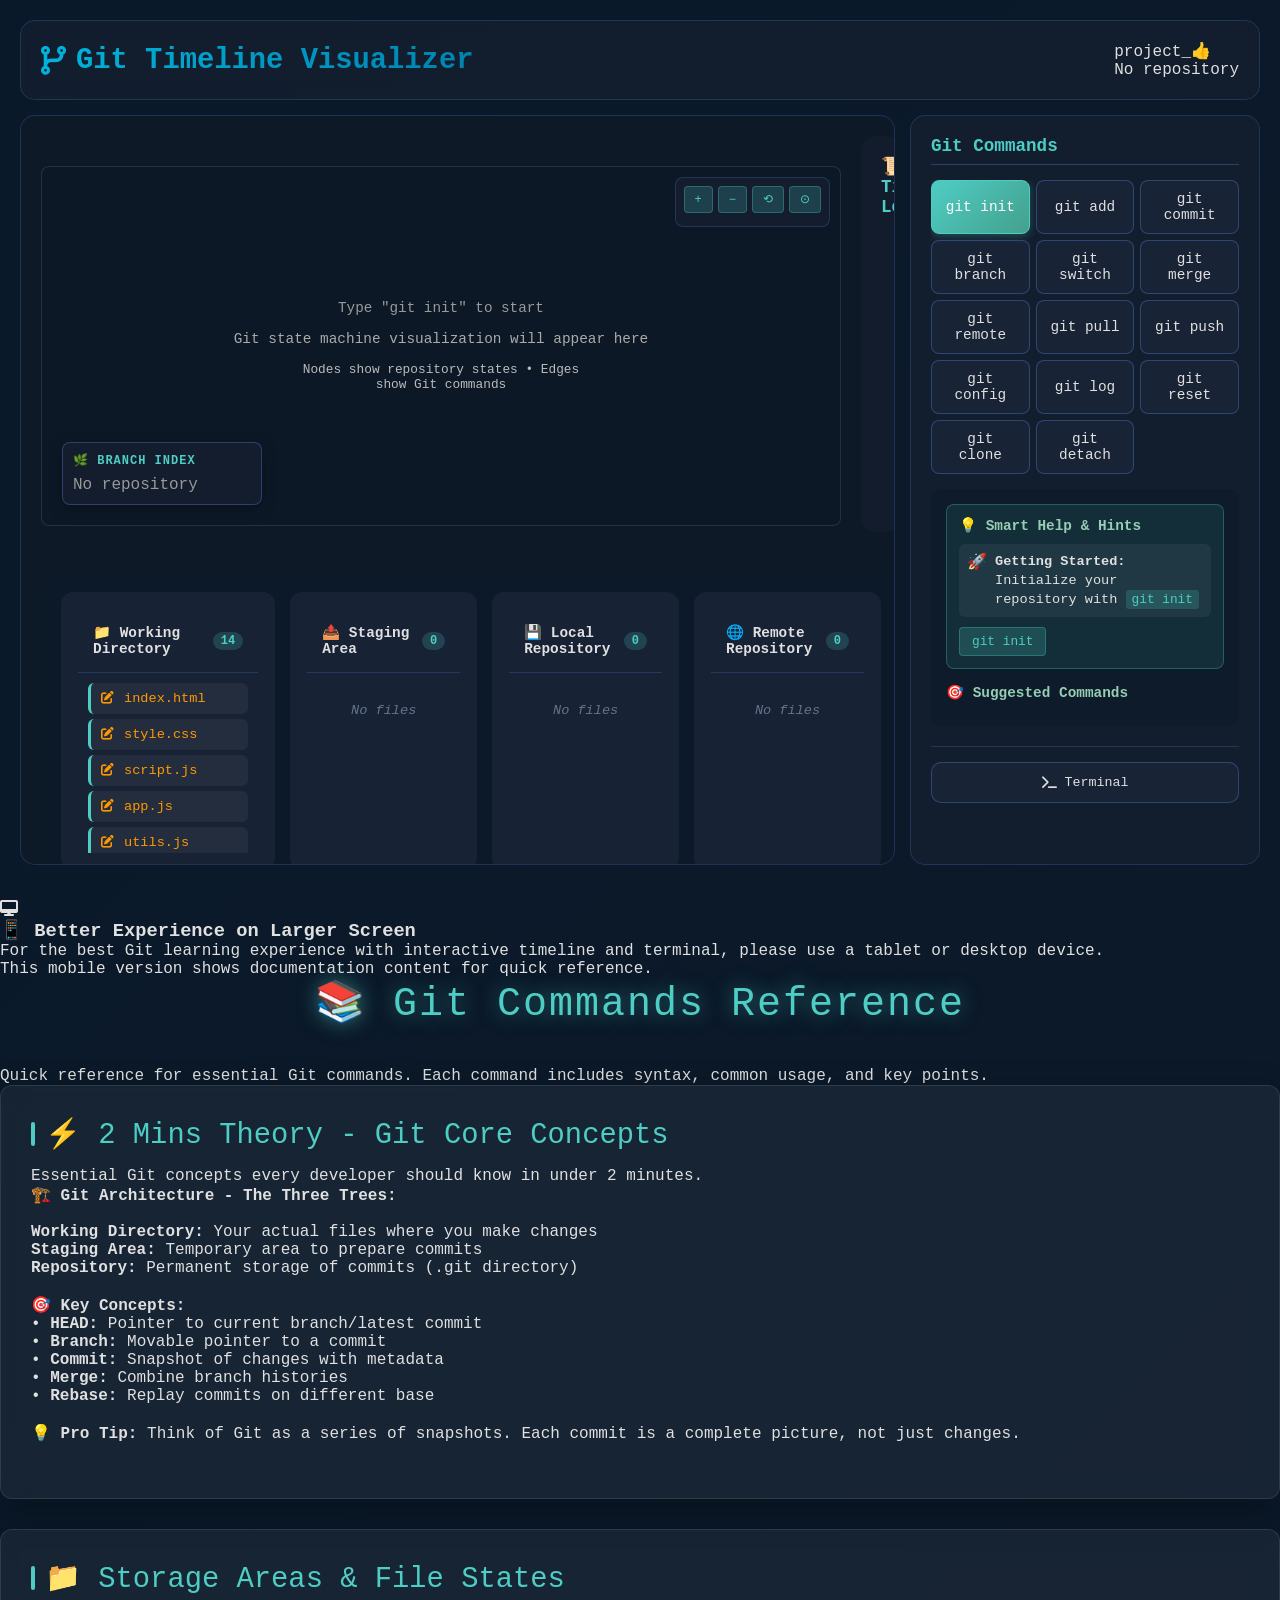
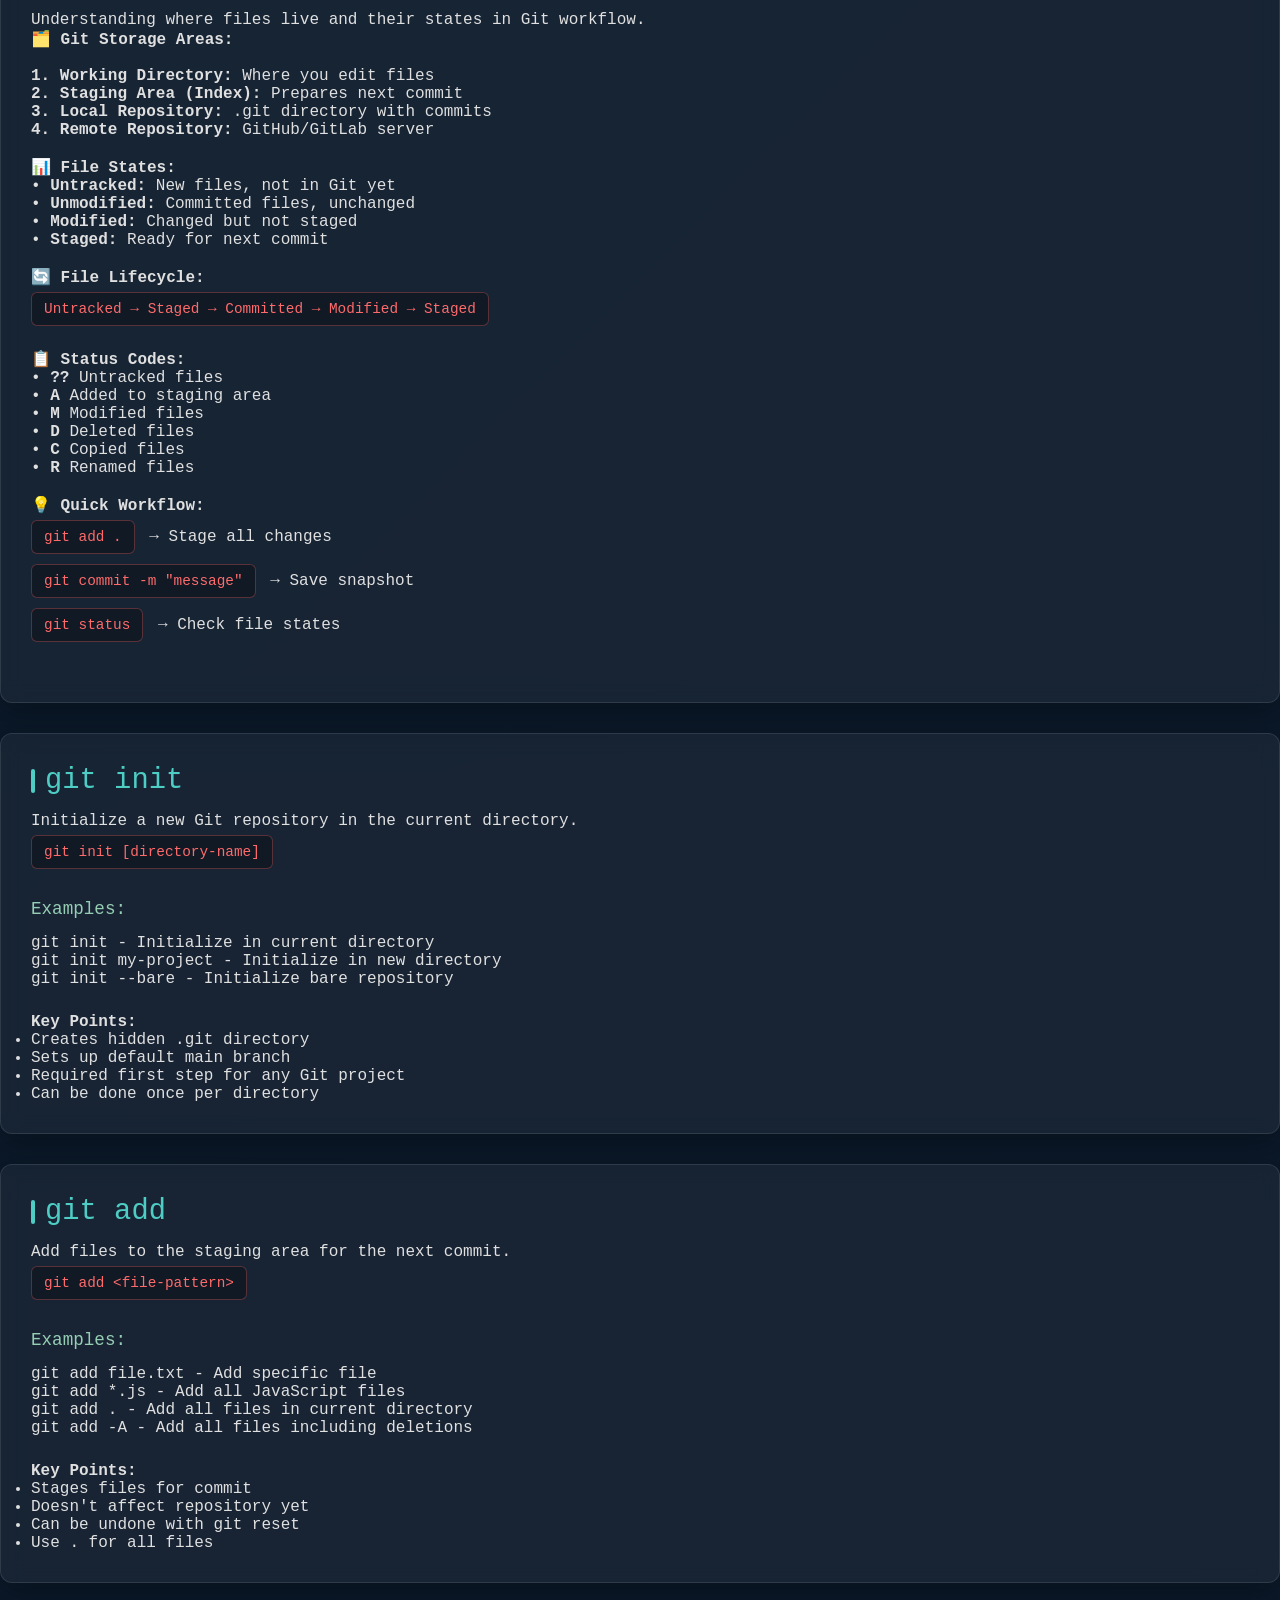
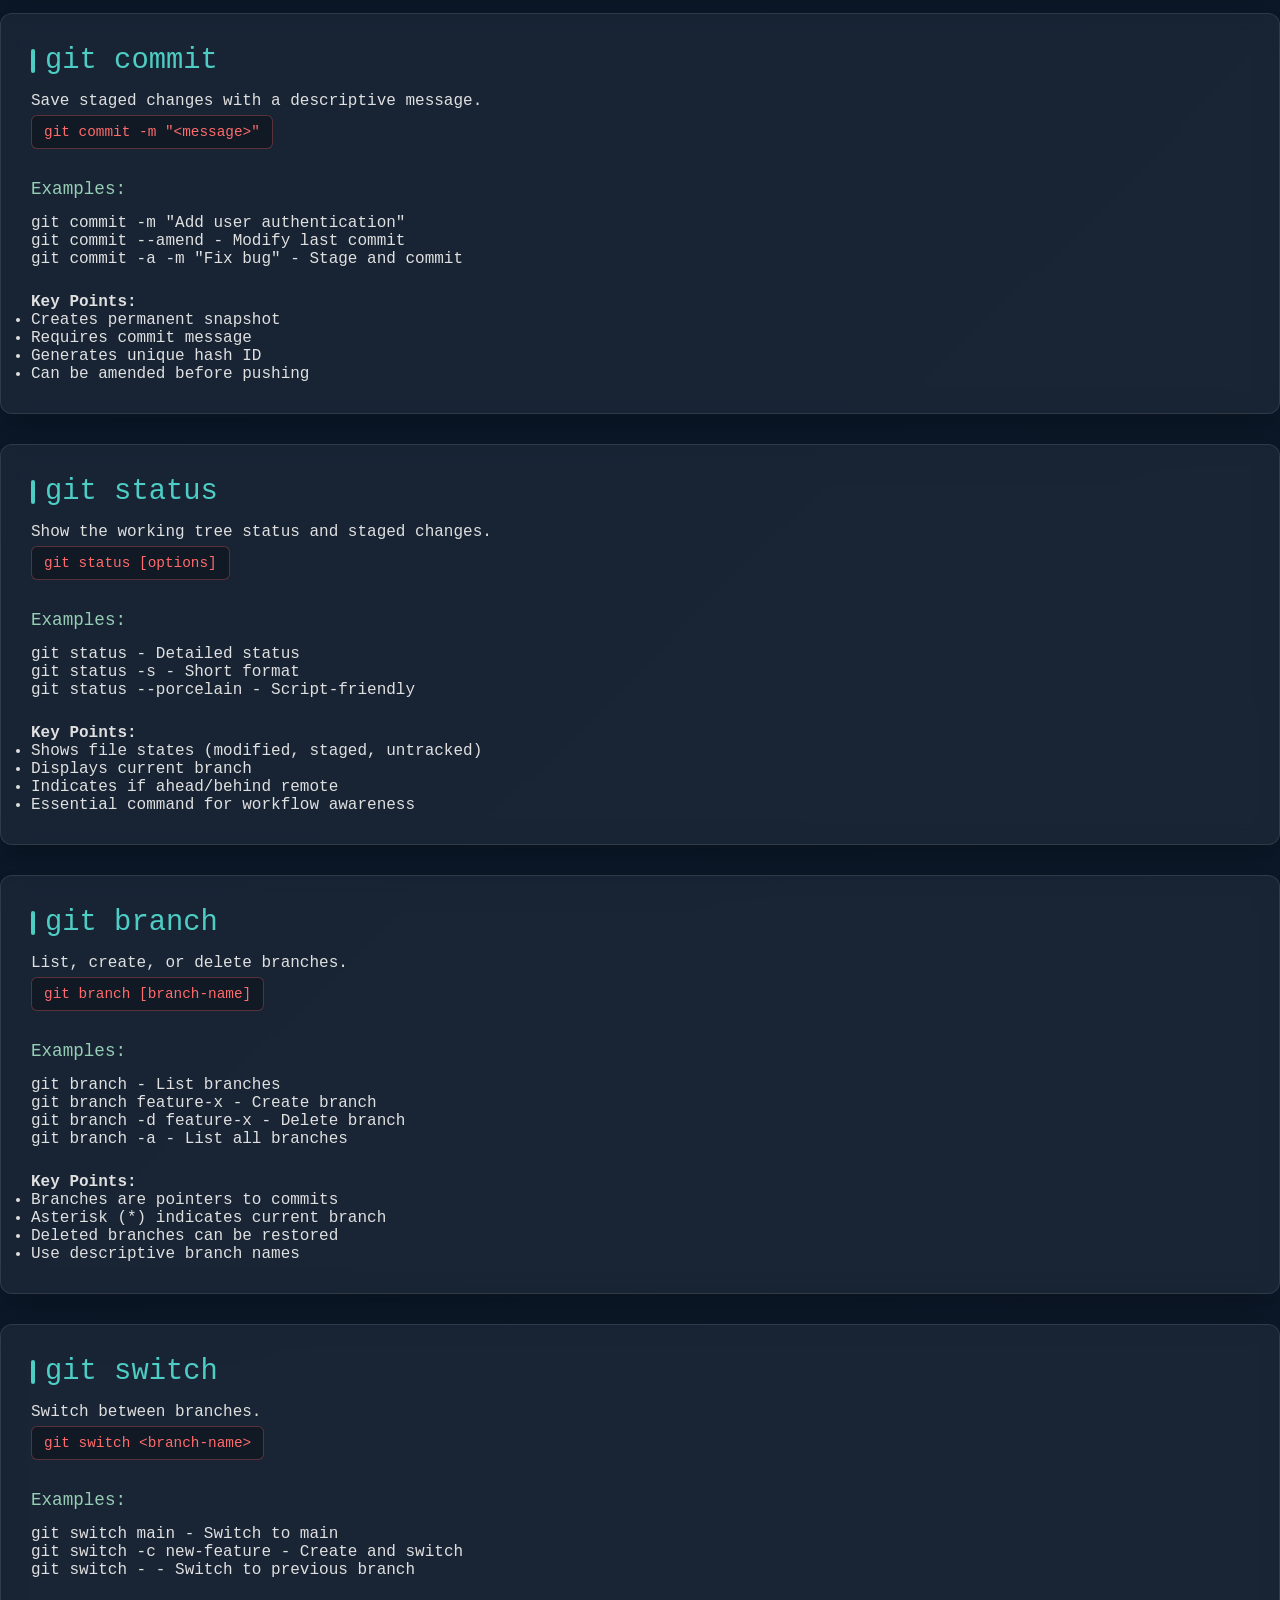
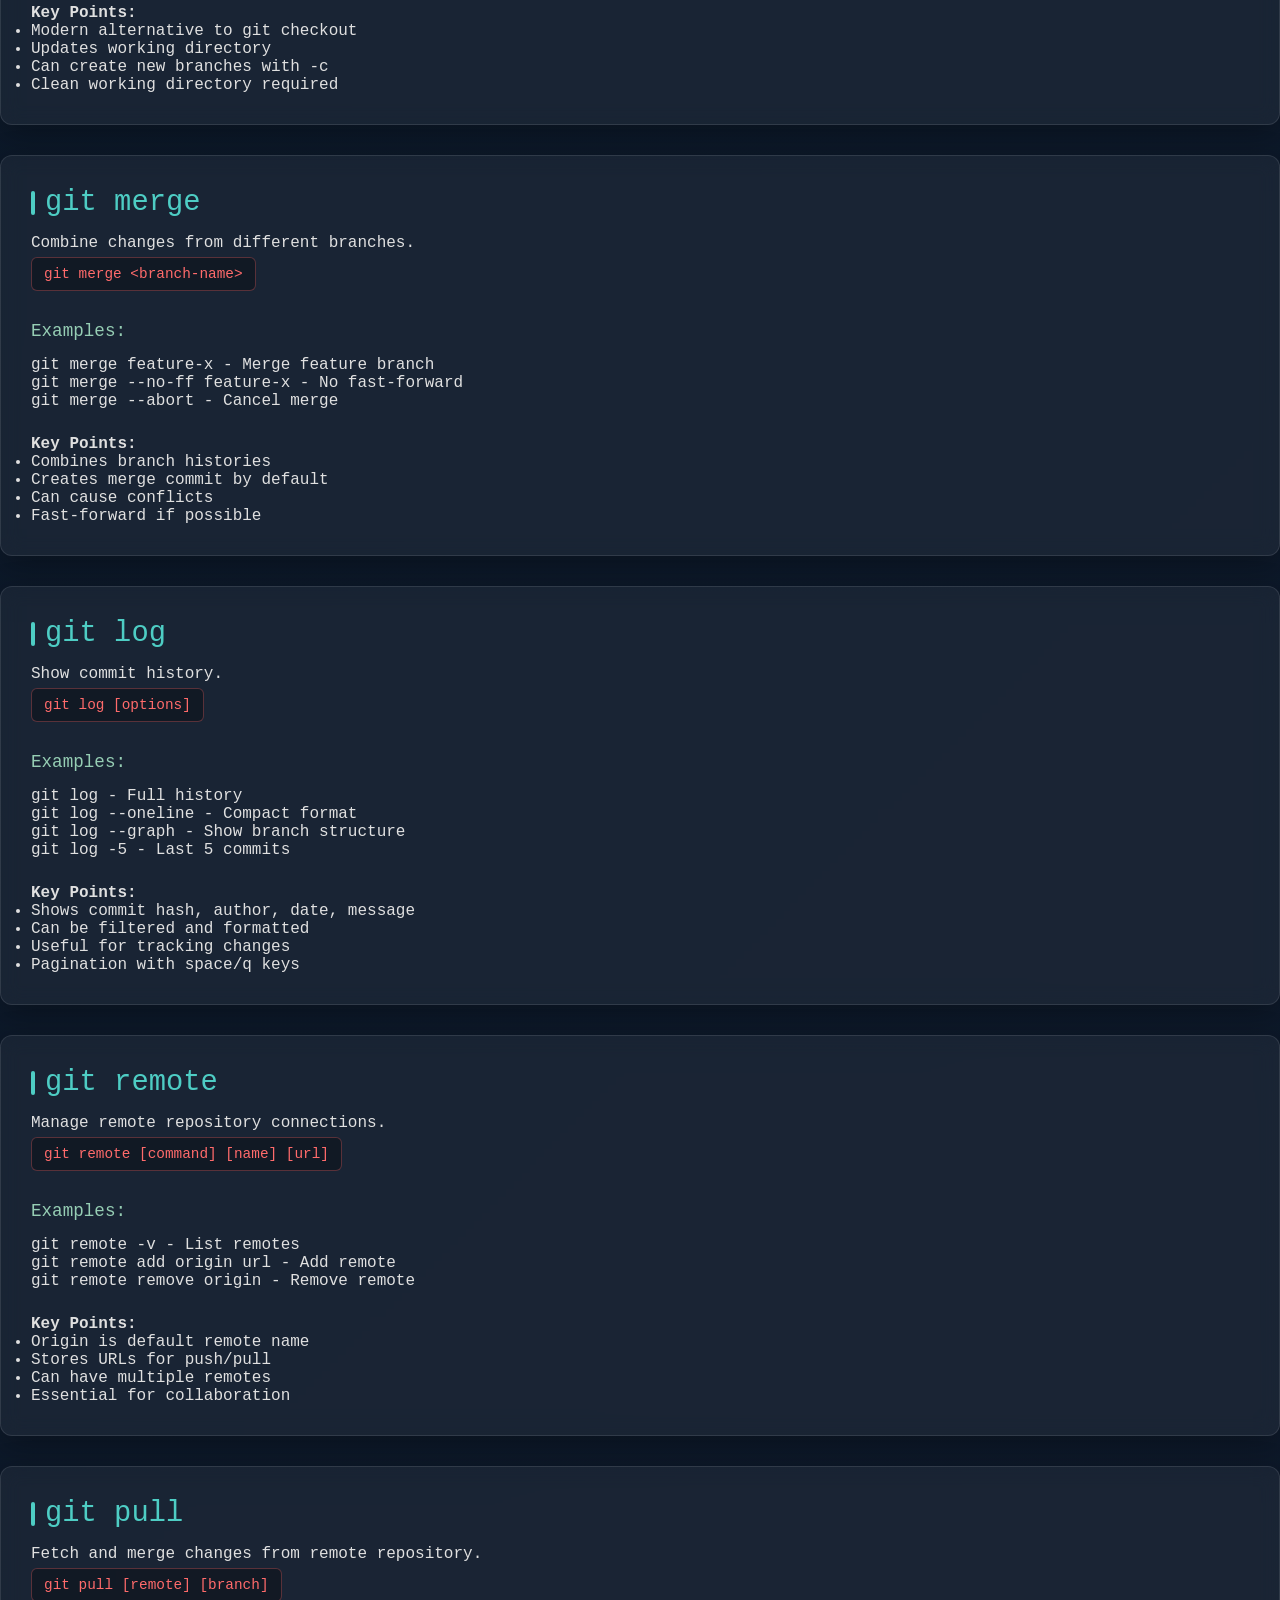
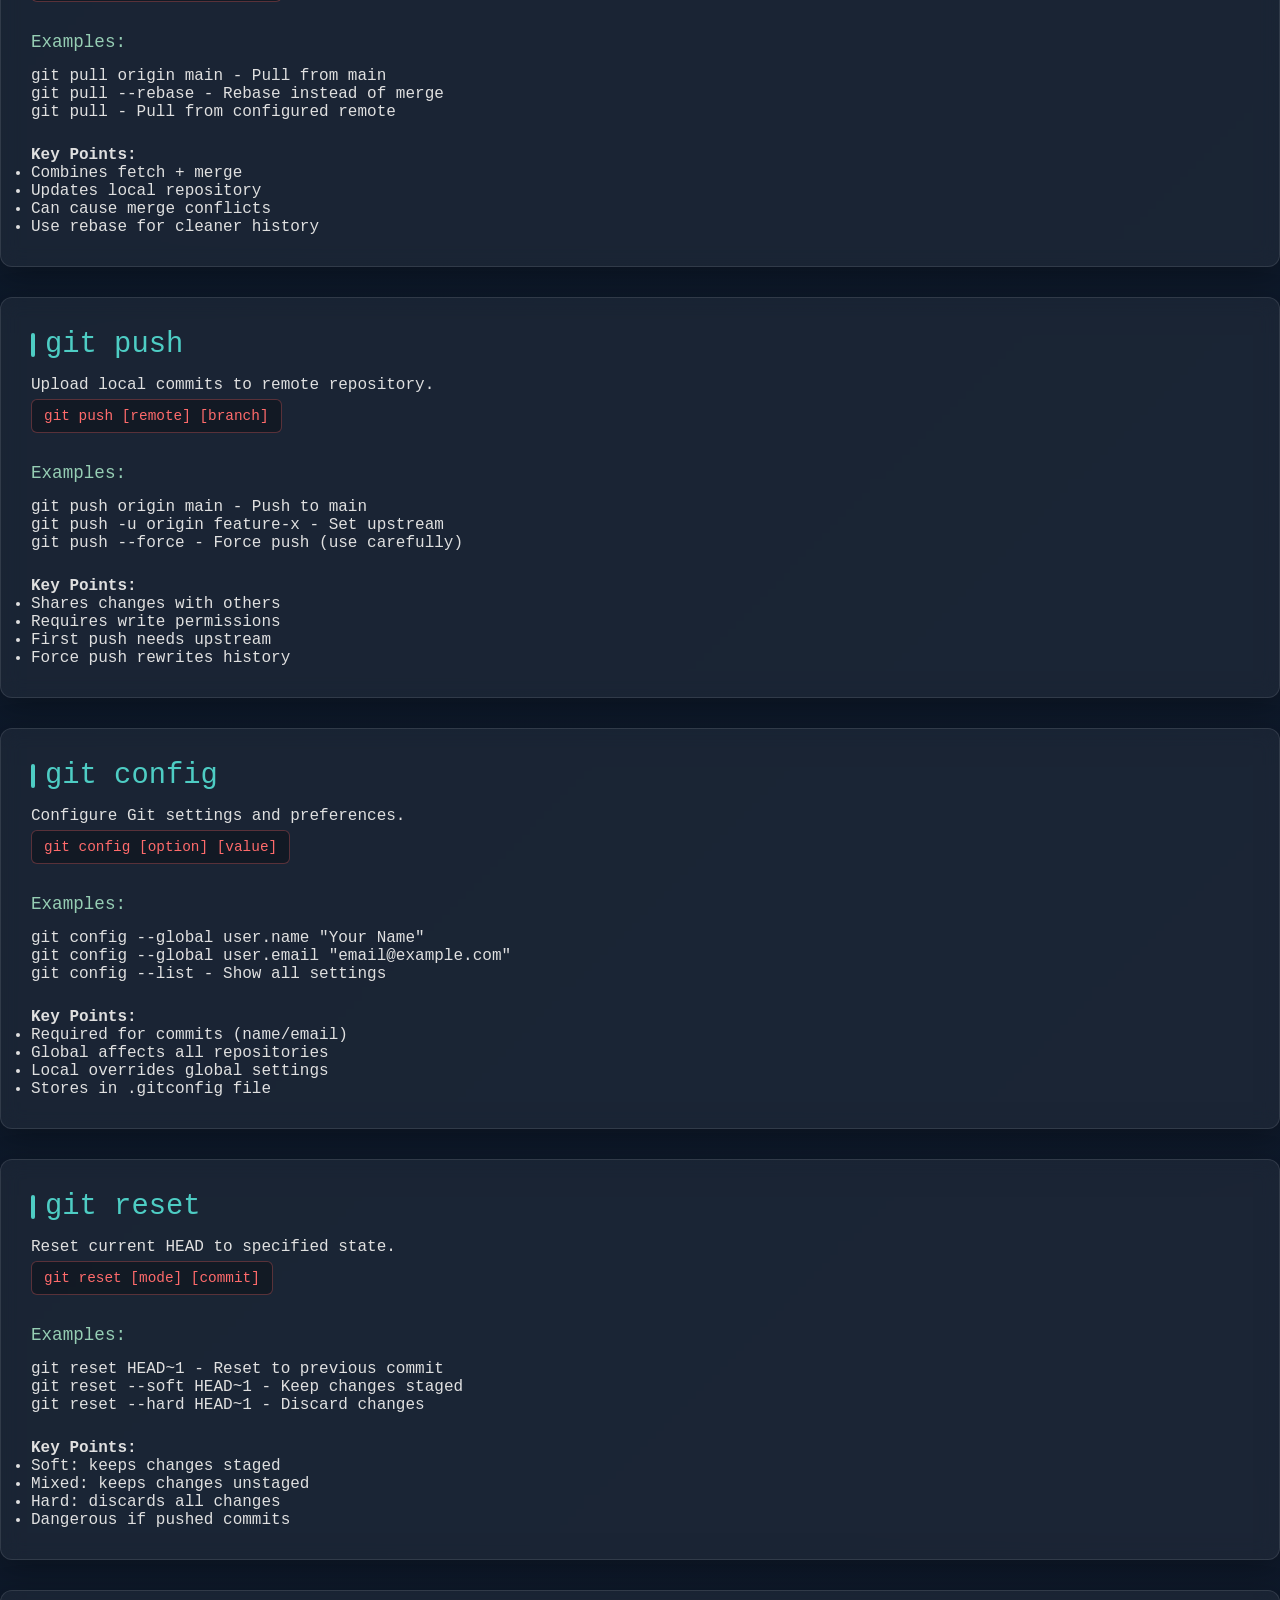
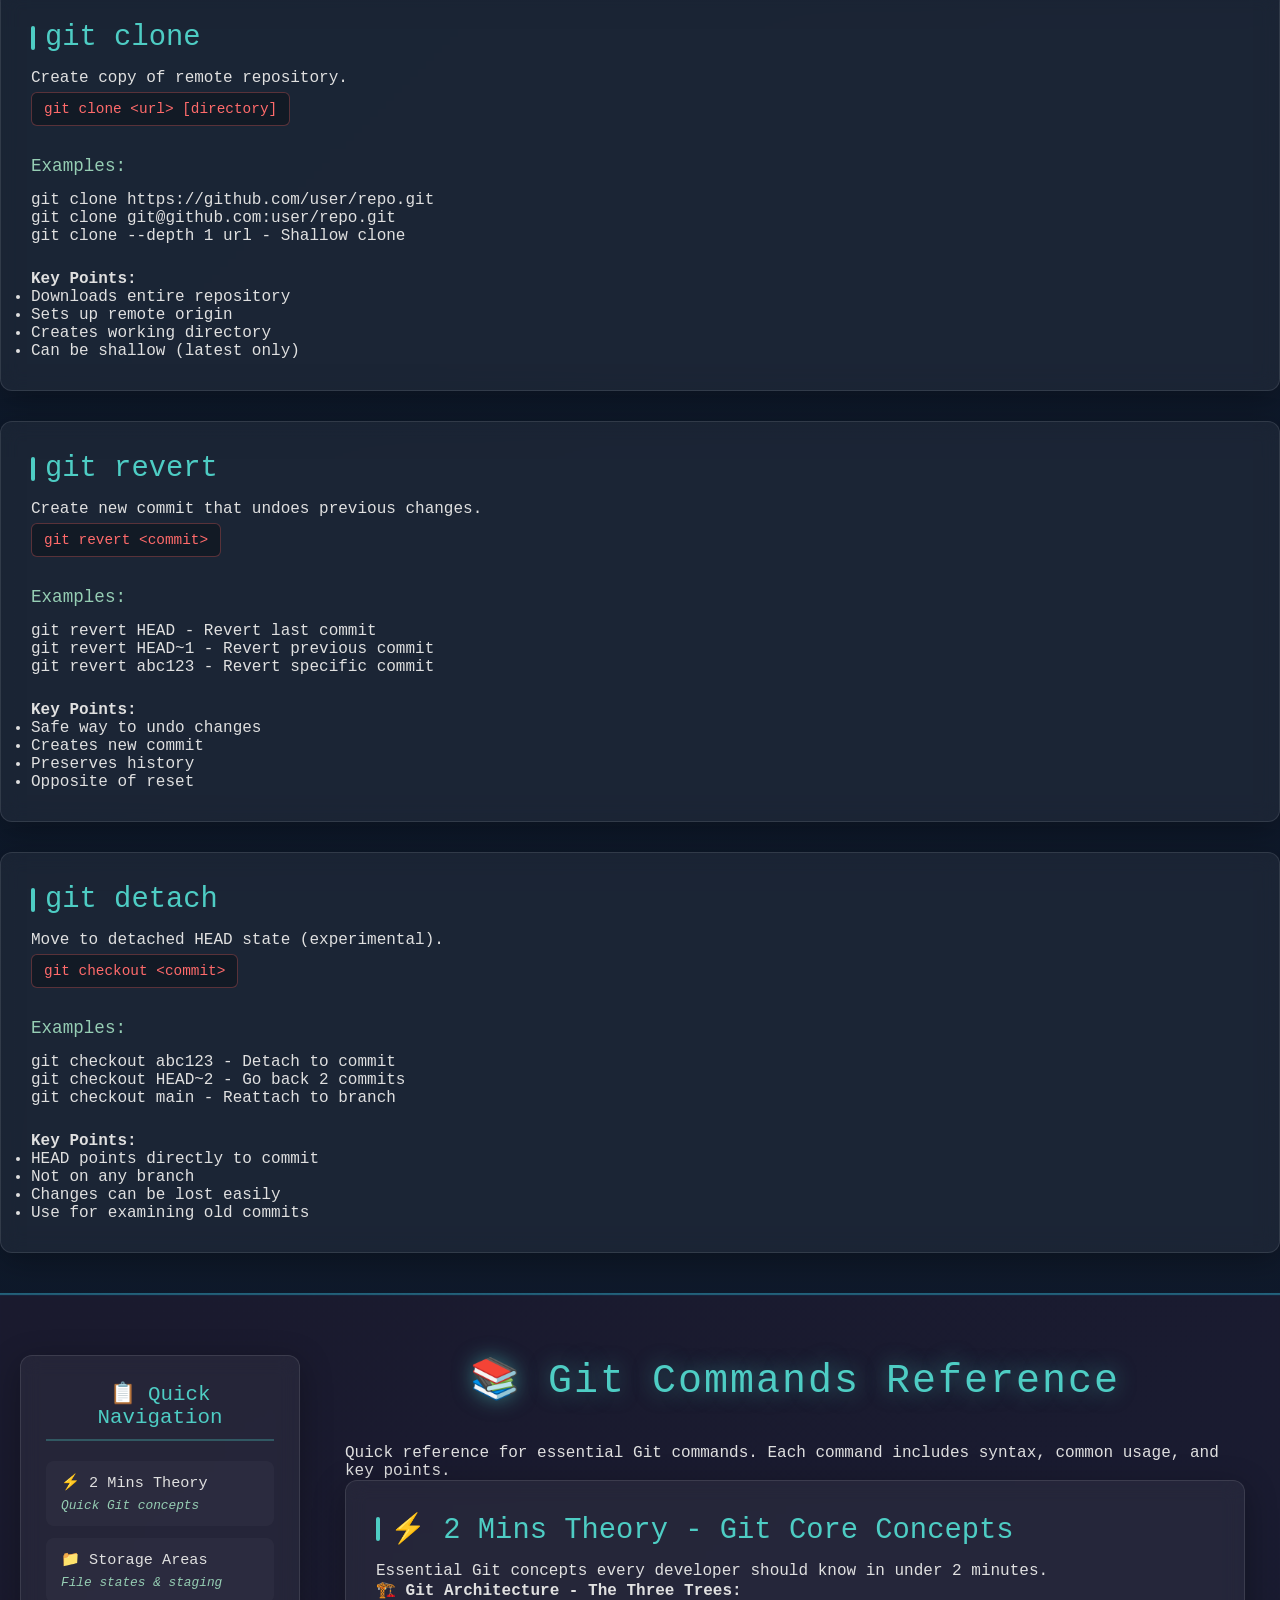
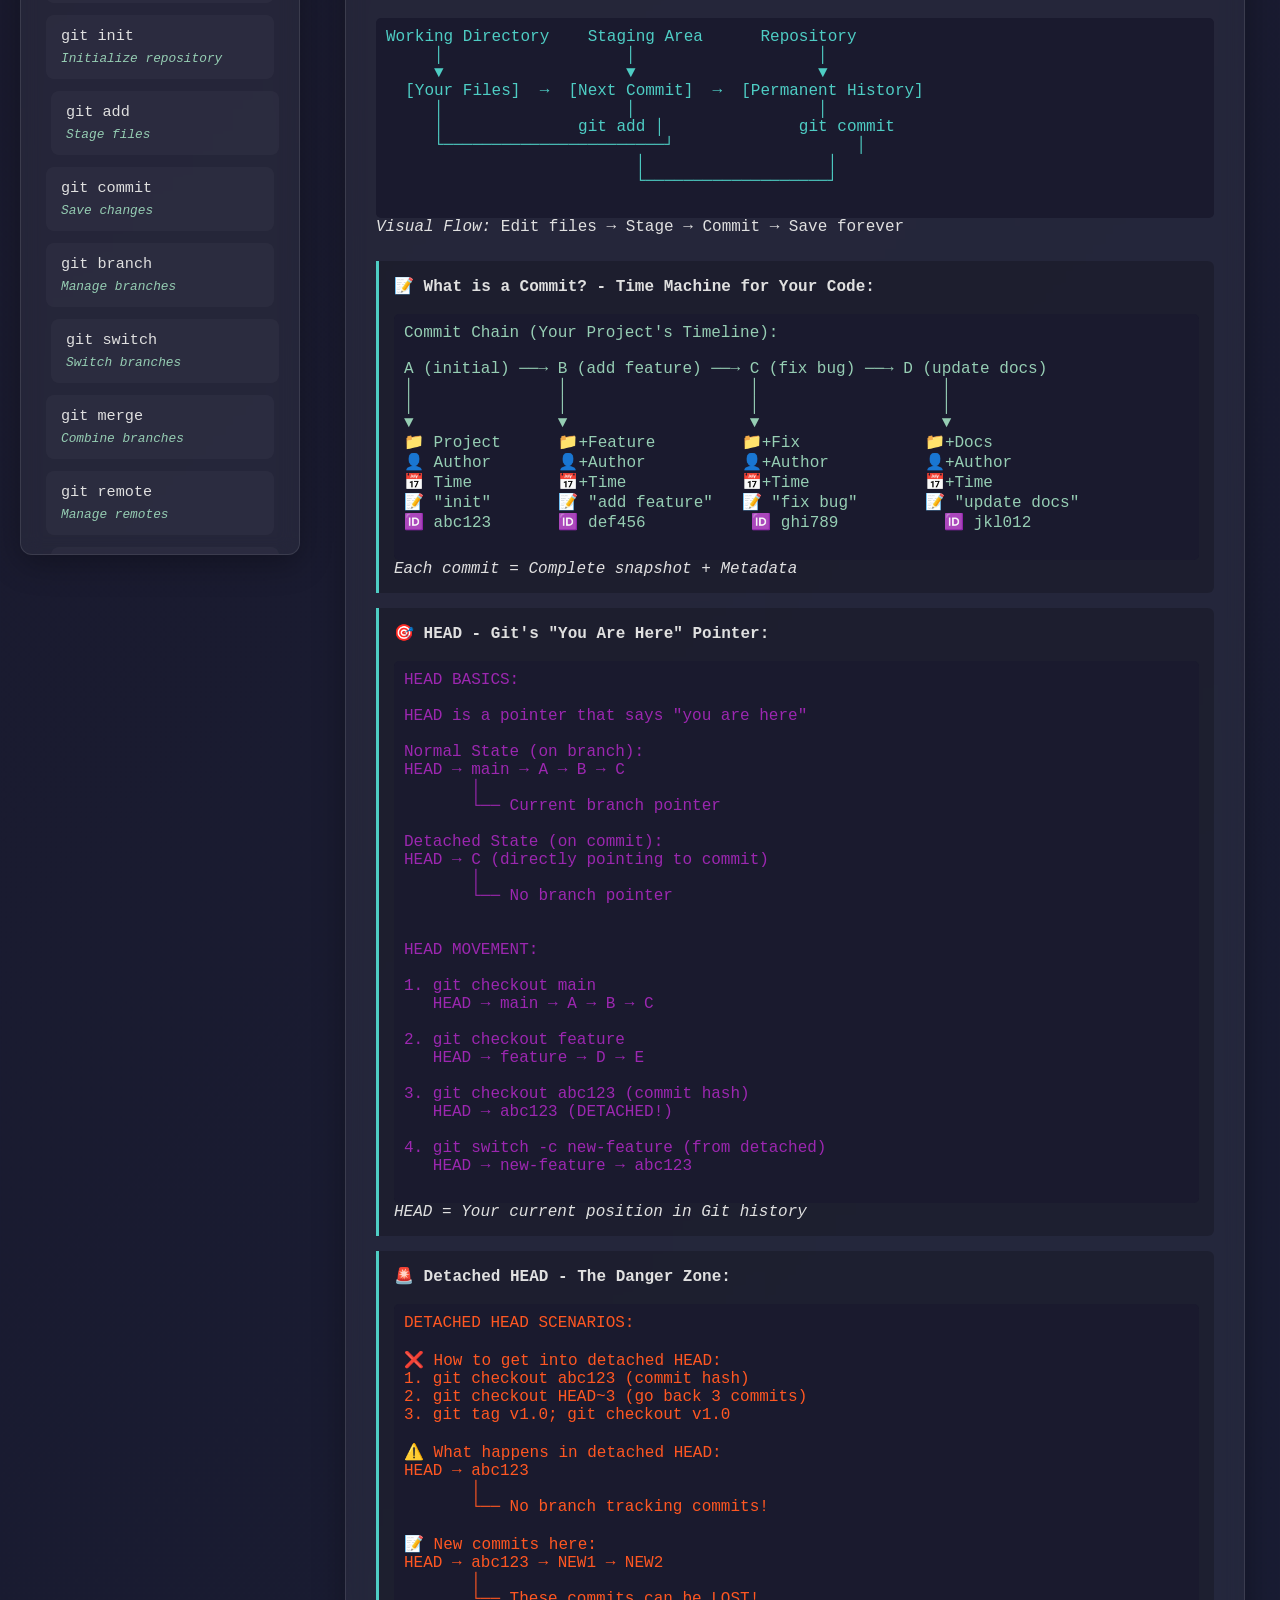
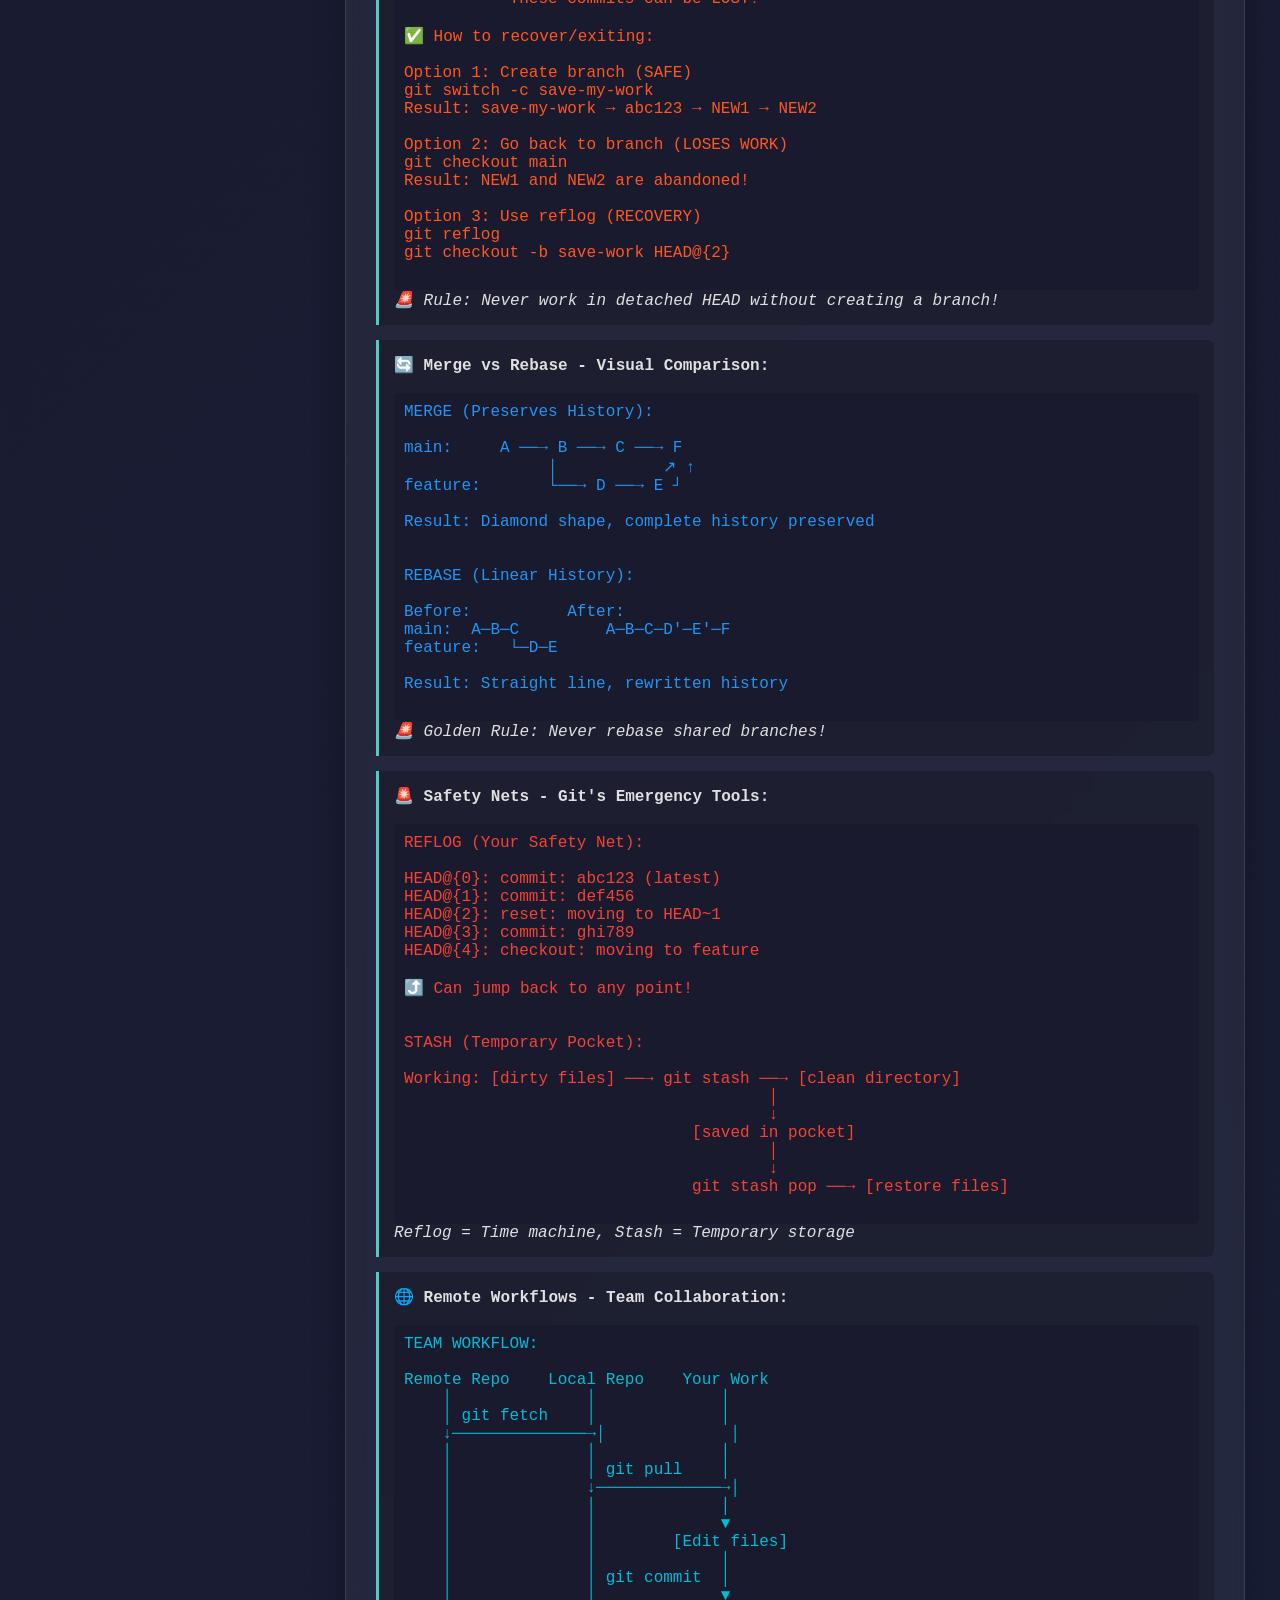
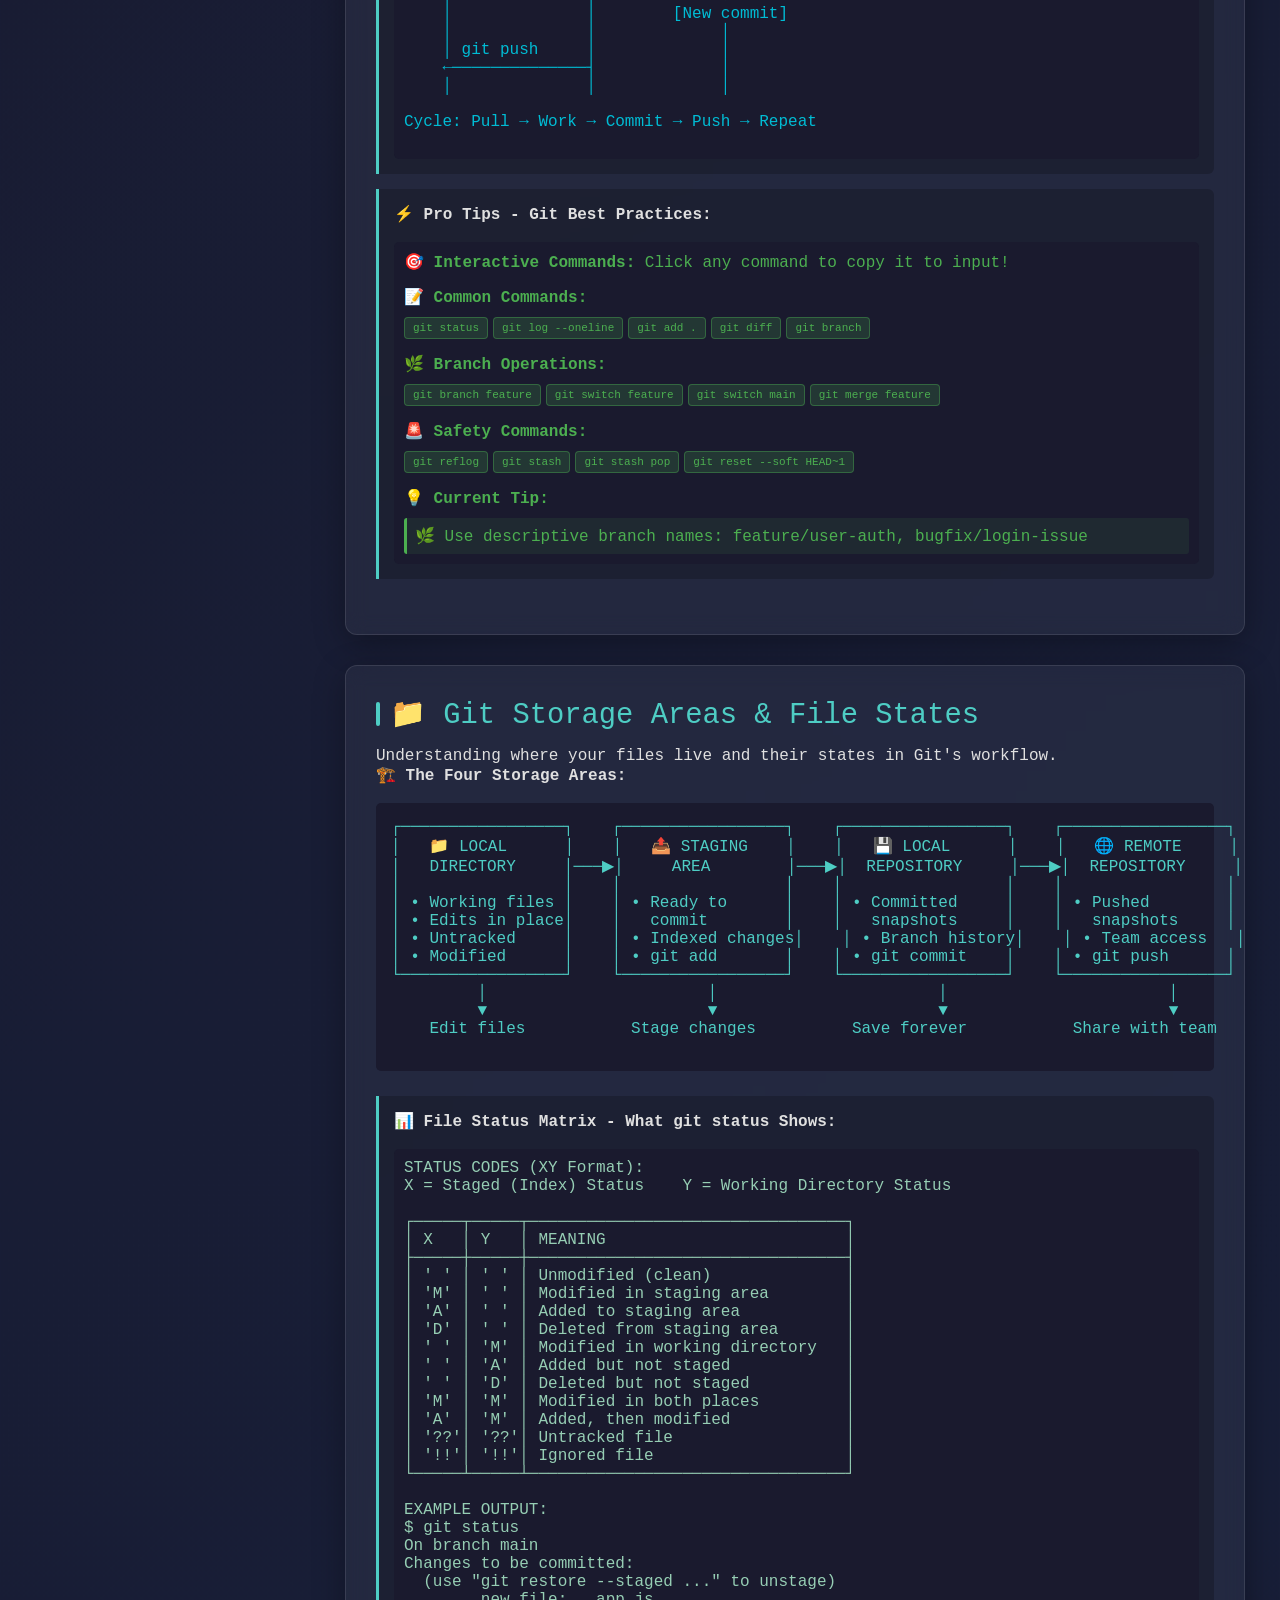
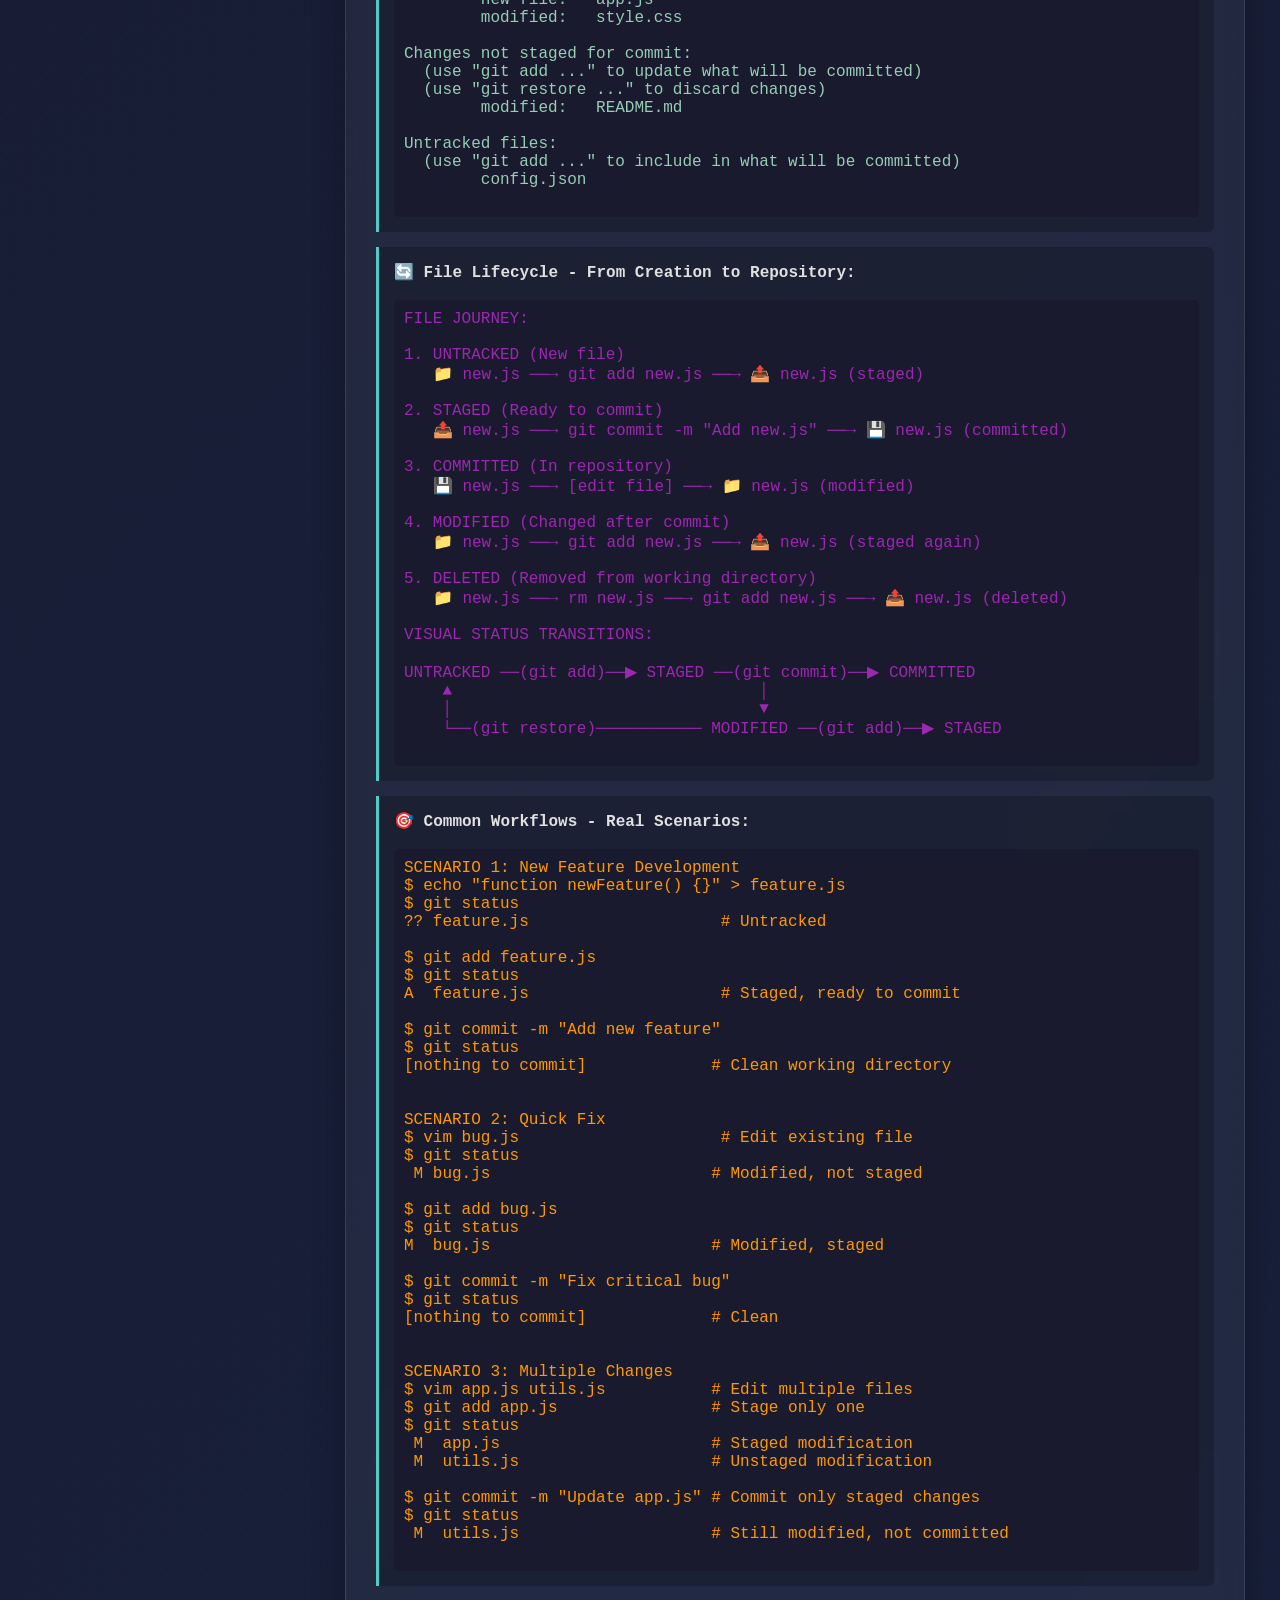
<file: index.html>
<!DOCTYPE html>
<html lang="en">
<head>
    <meta charset="UTF-8">
    <meta name="viewport" content="width=device-width, initial-scale=1.0">
    <title>Git Timeline Visualizer - project_👍</title>
    <link rel="stylesheet" href="https://cdnjs.cloudflare.com/ajax/libs/font-awesome/6.4.0/css/all.min.css">
    <style>
        * { margin: 0; padding: 0; box-sizing: border-box; font-family: 'Segoe UI', monospace; }
        body { background: linear-gradient(135deg, #0a1929 0%, #1a1a2e 100%); color: #e0e0e0; min-height: 100vh; }
        
        .container {
            display: grid;
            grid-template-columns: 1fr 350px;
            grid-template-rows: auto 1fr auto;
            height: 100vh;
            gap: 15px;
            padding: 20px;
        }
        
        .header {
            grid-column: 1 / -1;
            background: rgba(20, 30, 48, 0.8);
            border-radius: 15px;
            padding: 20px;
            border: 1px solid rgba(100, 150, 255, 0.2);
            backdrop-filter: blur(10px);
            display: flex;
            justify-content: space-between;
            align-items: center;
        }
        
        .header h1 {
            background: linear-gradient(90deg, #00b4db, #0083b0);
            -webkit-background-clip: text;
            background-clip: text;
            -webkit-text-fill-color: transparent;
            font-size: 1.8rem;
            display: flex;
            align-items: center;
            gap: 10px;
        }
        
        .timeline-area {
            background: rgba(15, 25, 40, 0.8);
            border-radius: 15px;
            padding: 20px;
            border: 1px solid rgba(100, 150, 255, 0.2);
            position: relative;
            overflow: hidden;
            display: grid;
            grid-template-columns: 2fr 1fr;
            gap: 20px;
        }
        
        .timeline-container {
            position: relative;
            height: 60vh;
            overflow-y: auto;
            margin-top: 30px;
            border: 1px solid rgba(255, 255, 255, 0.1);
            border-radius: 8px;
            background: rgba(15, 25, 40, 0.3);
        }
        
        .timeline-container::-webkit-scrollbar {
            width: 8px;
        }
        
        .timeline-container::-webkit-scrollbar-track {
            background: rgba(255, 255, 255, 0.1);
            border-radius: 4px;
        }
        
        .timeline-container::-webkit-scrollbar-thumb {
            background: rgba(78, 205, 196, 0.5);
            border-radius: 4px;
        }
        
        .timeline-container::-webkit-scrollbar-thumb:hover {
            background: rgba(78, 205, 196, 0.7);
        }
        
        .branch-visualizer {
            position: absolute;
            top: 0;
            left: 0;
            width: 100%;
            height: 100%;
            transition: transform 0.1s ease;
            z-index: 1;
        }
        
        .commit-nodes {
            position: absolute;
            top: 0;
            left: 0;
            width: 100%;
            height: 100%;
            transition: transform 0.1s ease;
            z-index: 2;
        }
        
        .timeline-connections {
            stroke: #4ecdc4;
            stroke-width: 2;
            opacity: 0.6;
        }
        
        .timeline-log-container {
            background: rgba(20, 30, 48, 0.6);
            border-radius: 15px;
            padding: 20px;
            height:44vh;
            overflow-y:scroll;
        }
        
        .timeline-log-container h3 {
            color: #4ecdc4;
            margin: 0 0 20px 0;
            font-size: 1.1rem;
        }
        
        .timeline-log {
            position: relative;
            padding-left: 30px;
        }
        
        .timeline-log::before {
            content: '';
            position: absolute;
            left: 15px;
            top: 0;
            bottom: 0;
            width: 2px;
            background: rgba(78, 205, 196, 0.3);
        }
        
        .welcome-message {
            text-align: center;
            padding: 20px;
            color: #e0e0e0;
        }
        
        .welcome-title {
            font-size: 18px;
            font-weight: bold;
            color: #4ecdc4;
            margin-bottom: 15px;
            text-shadow: 0 0 10px rgba(78, 205, 196, 0.3);
        }
        
        .welcome-description {
            font-size: 14px;
            color: #b0b0b0;
            margin-bottom: 20px;
        }
        
        .command-example {
            background: rgba(78, 205, 196, 0.1);
            border: 1px solid rgba(78, 205, 196, 0.3);
            border-radius: 6px;
            padding: 12px;
            margin: 20px 0;
            display: inline-block;
        }
        
        .command-example code {
            color: #4ecdc4;
            font-family: 'Courier New', monospace;
            font-size: 16px;
            font-weight: bold;
            text-shadow: 0 0 5px rgba(78, 205, 196, 0.5);
        }
        
        .welcome-features {
            margin-top: 25px;
            display: grid;
            grid-template-columns: 1fr 1fr;
            gap: 12px;
            text-align: left;
        }
        
        .feature-item {
            background: rgba(255, 255, 255, 0.05);
            border: 1px solid rgba(255, 255, 255, 0.1);
            border-radius: 4px;
            padding: 8px 12px;
            font-size: 12px;
            color: #d0d0d0;
            transition: all 0.3s ease;
        }
        
        .feature-item:hover {
            background: rgba(78, 205, 196, 0.1);
            border-color: rgba(78, 205, 196, 0.3);
            transform: translateY(-2px);
        }
        
        .log-entry {
            position: relative;
            margin-bottom: 20px;
            padding: 15px;
            background: rgba(255, 255, 255, 0.05);
            border: 1px solid rgba(255, 255, 255, 0.1);
            border-radius: 8px;
            transition: all 0.3s ease;
            margin-left: 20px;
        }
        
        .log-entry:hover {
            background: rgba(255, 255, 255, 0.08);
            border-color: rgba(78, 205, 196, 0.3);
            transform: translateY(-2px);
            box-shadow: 0 8px 25px rgba(0, 0, 0, 0.3);
        }
        
        .log-entry::before {
            content: '';
            position: absolute;
            left: -23px;
            top: 50%;
            transform: translateY(-50%);
            width: 12px;
            height: 12px;
            border-radius: 50%;
            background: #4ecdc4;
            box-shadow: 0 0 10px rgba(78, 205, 196, 0.5);
            z-index: 1;
        }
        
        .log-entry.commit::before {
            background: #51cf66;
            box-shadow: 0 0 10px rgba(81, 207, 102, 0.5);
        }
        
        .log-entry.branch::before {
            background: #ff9ff3;
            box-shadow: 0 0 10px rgba(255, 159, 243, 0.5);
        }
        
        .log-entry.merge::before {
            background: #feca57;
            box-shadow: 0 0 10px rgba(254, 202, 87, 0.5);
        }
        
        .log-entry.remote::before {
            background: #ff6b6b;
            box-shadow: 0 0 10px rgba(255, 107, 107, 0.5);
        }
        
        .log-entry.error::before {
            background: #F44336;
            box-shadow: 0 0 10px rgba(244, 67, 54, 0.5);
        }
        
        .log-entry.info::before {
            background: #2196F3;
            box-shadow: 0 0 10px rgba(33, 150, 243, 0.5);
        }
        
        .log-entry.init::before {
            background: #4ecdc4;
            box-shadow: 0 0 10px rgba(78, 205, 196, 0.5);
        }
        
        .log-entry.clone::before {
            background: #48dbfb;
            box-shadow: 0 0 10px rgba(72, 219, 251, 0.5);
        }
        
        .log-entry.pull::before {
            background: #1dd1a1;
            box-shadow: 0 0 10px rgba(29, 209, 161, 0.5);
        }
        
        .log-entry.push::before {
            background: #ff6348;
            box-shadow: 0 0 10px rgba(255, 99, 72, 0.5);
        }
        
        .log-entry.config::before {
            background: #9c27b0;
            box-shadow: 0 0 10px rgba(156, 39, 176, 0.5);
        }
        
        .log-entry.reset::before {
            background: #f44336;
            box-shadow: 0 0 10px rgba(244, 67, 54, 0.5);
        }
        
        .log-entry.detach::before {
            background: #ff5722;
            box-shadow: 0 0 10px rgba(255, 87, 34, 0.5);
        }
        
        .log-time {
            font-size: 0.8rem;
            color: #96ceb4;
            margin-bottom: 8px;
            font-weight: 600;
            text-transform: uppercase;
            letter-spacing: 1px;
        }
        
        .log-command {
            font-size: 0.95rem;
            color: #74c0fc;
            font-family: 'Courier New', monospace;
            font-weight: 500;
            margin-bottom: 8px;
            background: rgba(116, 192, 252, 0.1);
            padding: 4px 8px;
            border-radius: 4px;
            display: inline-block;
        }
        
        .log-description {
            color: #e0e0e0;
            font-size: 0.95rem;
            line-height: 1.5;
            margin-bottom: 4px;
        }
        
        .log-description:last-child {
            margin-bottom: 0;
        }
        
        .no-logs {
            text-align: center;
            color: #666;
            padding: 40px 20px;
            font-style: italic;
        }
        
        .commit-nodes {
            position: absolute;
            top: 0;
            left: 0;
            width: 100%;
            height: 100%;
            z-index: 10;
            pointer-events: none;
        }
        
        .commit-node {
            position: absolute;
            width: 24px;
            height: 24px;
            border-radius: 50%;
            background: linear-gradient(135deg, #4ecdc4, #44a08d);
            border: 3px solid #0a1929;
            box-shadow: 0 0 15px rgba(78, 205, 196, 0.5);
            cursor: pointer;
            transition: all 0.3s ease;
            transform: translate(-50%, -50%);
            z-index: 11;
            pointer-events: auto;
        }
        
        .commit-node.merge {
            background: linear-gradient(135deg, #ff9ff3, #f368e0);
            box-shadow: 0 0 15px rgba(255, 159, 243, 0.5);
        }
        
        .commit-node.branch-commit {
            background: linear-gradient(135deg, #ff6b6b, #ff8e53);
            box-shadow: 0 0 15px rgba(255, 107, 107, 0.5);
        }
        
        .commit-label {
            position: absolute;
            bottom: 30px;
            left: 50%;
            transform: translateX(-50%);
            background: rgba(20, 30, 48, 0.95);
            padding: 10px 15px;
            border-radius: 8px;
            font-size: 0.85rem;
            white-space: nowrap;
            border: 1px solid rgba(100, 150, 255, 0.3);
            box-shadow: 0 5px 20px rgba(0, 0, 0, 0.3);
            opacity: 0;
            transition: opacity 0.3s;
            pointer-events: none;
            z-index: 12;
            min-width: 200px;
            text-align: center;
        }
        
        .commit-node:hover .commit-label {
            opacity: 1;
        }
        
        .branch-visualizer {
            position: absolute;
            top: 0;
            left: 0;
            width: 100%;
            height: 100%;
            z-index: 5;
        }
        
        .branch-label {
            position: absolute;
            top: -30px;
            left: 50%;
            transform: translateX(-50%);
            background: rgba(255, 107, 107, 0.9);
            padding: 4px 12px;
            border-radius: 12px;
            font-size: 0.8rem;
            font-weight: bold;
            color: white;
            white-space: nowrap;
            z-index: 6;
            box-shadow: 0 2px 8px rgba(0,0,0,0.2);
        }
        
        .stages-container {
            display: grid;
            grid-template-columns: repeat(4, 1fr);
            gap: 15px;
            margin-top: 20px;
            padding: 20px;
            background: rgba(10, 25, 41, 0.6);
            border-radius: 15px;
            /* border: 1px solid rgba(100, 150, 255, 0.2); */
        }
        
        .stage {
            background: rgba(30, 40, 60, 0.6);
            border-radius: 12px;
            padding: 15px;
            min-height: 240px;
            border: 2px solid transparent;
            transition: all 0.3s ease;
        }
        
        .stage.active { border-color: #4ecdc4; box-shadow: 0 0 20px rgba(78, 205, 196, 0.3); }
        
        .control-panel {
            background: rgba(20, 30, 48, 0.8);
            border-radius: 15px;
            padding: 20px;
            border: 1px solid rgba(100, 150, 255, 0.2);
            display: flex;
            flex-direction: column;
            gap: 20px;
            max-height: 100vh;
            overflow-y: auto;
        }
        
        .command-section h3 {
            color: #4ecdc4;
            margin: 0 0 15px 0;
            font-size: 1.1rem;
            border-bottom: 1px solid rgba(100, 150, 255, 0.3);
            padding-bottom: 8px;
        }
        
        .main-commands {
            display: grid;
            grid-template-columns: repeat(3, 1fr);
            gap: 6px;
            margin-bottom: 15px;
            max-height: 400px;
            overflow-y: auto;
        }
        
        .main-cmd-btn {
            padding: 10px;
            border-radius: 8px;
            border: 1px solid rgba(100, 150, 255, 0.3);
            background: rgba(30, 40, 60, 0.6);
            color: #e0e0e0;
            font-weight: 500;
            cursor: pointer;
            transition: all 0.3s ease;
            font-size: 0.9rem;
        }
        
        .main-cmd-btn:hover {
            background: rgba(78, 205, 196, 0.2);
            border-color: #4ecdc4;
            transform: translateY(-1px);
        }
        
        .main-cmd-btn.active {
            background: linear-gradient(135deg, #4ecdc4, #44a08d);
            border-color: #4ecdc4;
            color: white;
            box-shadow: 0 2px 10px rgba(78, 205, 196, 0.3);
        }
        
        .auxiliary-commands {
            background: rgba(10, 25, 41, 0.6);
            border-radius: 10px;
            padding: 15px;
            min-height: 100px;
            max-height: 300px;
            overflow-y: auto;
        }
        
        .contextual-help {
            background: rgba(78, 205, 196, 0.1);
            border: 1px solid rgba(78, 205, 196, 0.3);
            border-radius: 8px;
            padding: 12px;
            margin-bottom: 15px;
        }
        
        .help-content {
            margin-bottom: 10px;
        }
        
        .help-item {
            display: flex;
            align-items: flex-start;
            gap: 8px;
            margin-bottom: 8px;
            padding: 8px;
            background: rgba(255, 255, 255, 0.05);
            border-radius: 6px;
            transition: all 0.2s ease;
        }
        
        .help-item:hover {
            background: rgba(255, 255, 255, 0.1);
            transform: translateX(2px);
        }
        
        .help-icon {
            font-size: 16px;
            flex-shrink: 0;
        }
        
        .help-text {
            font-size: 0.85rem;
            line-height: 1.4;
        }
        
        .help-text code {
            background: rgba(78, 205, 196, 0.2);
            color: #4ecdc4;
            padding: 2px 6px;
            border-radius: 3px;
            font-family: 'Courier New', monospace;
            font-size: 0.8rem;
        }
        
        .help-toggle {
            background: rgba(78, 205, 196, 0.2);
            border: 1px solid rgba(78, 205, 196, 0.3);
            color: #4ecdc4;
            padding: 6px 12px;
            border-radius: 4px;
            cursor: pointer;
            font-size: 0.8rem;
            transition: all 0.2s ease;
        }
        
        .help-toggle:hover {
            background: rgba(78, 205, 196, 0.3);
            transform: translateY(-1px);
        }
        
        .auxiliary-commands h4 {
            color: #96ceb4;
            margin: 0 0 10px 0;
            font-size: 0.9rem;
        }
        
        .aux-cmd-btn {
            display: block;
            width: 100%;
            padding: 8px 12px;
            margin-bottom: 5px;
            border-radius: 6px;
            border: 1px solid rgba(100, 150, 255, 0.2);
            background: rgba(40, 50, 70, 0.4);
            color: #e0e0e0;
            font-size: 0.85rem;
            cursor: pointer;
            transition: all 0.2s ease;
            text-align: left;
        }
        
        .aux-cmd-btn:hover {
            background: rgba(78, 205, 196, 0.15);
            border-color: rgba(78, 205, 196, 0.5);
        }
        
        .graph-control-btn {
            display: block;
            width: 100%;
            padding: 8px 12px;
            margin-bottom: 5px;
            border-radius: 6px;
            border: 1px solid rgba(100, 150, 255, 0.2);
            background: rgba(40, 50, 70, 0.4);
            color: #e0e0e0;
            font-size: 0.85rem;
            cursor: pointer;
            transition: all 0.2s ease;
            text-align: left;
        }
        
        .graph-control-btn:hover {
            background: rgba(78, 205, 196, 0.3);
            border-color: rgba(78, 205, 196, 0.5);
            transform: scale(1.05);
        }
        
        .graph-control-btn:active {
            transform: scale(0.95);
        }
        
        .branch-index {
            position: fixed;
            bottom: 20px;
            left: 20px;
            background: rgba(20, 30, 48, 0.95);
            border: 1px solid rgba(100, 150, 255, 0.3);
            border-radius: 8px;
            padding: 10px;
            min-width: 200px;
            backdrop-filter: blur(10px);
            z-index: 1000;
        }
        
        .branch-index-console {
            background: rgba(20, 30, 48, 0.8);
            border: 1px solid rgba(100, 150, 255, 0.2);
            border-radius: 8px;
            padding: 12px;
            margin-top: 15px;
            backdrop-filter: blur(5px);
        }
        
        .branch-index-animation {
            position: absolute;
            bottom: 20px;
            left: 20px;
            background: rgba(20, 30, 48, 0.9);
            border: 1px solid rgba(100, 150, 255, 0.3);
            border-radius: 8px;
            padding: 10px;
            min-width: 200px;
            backdrop-filter: blur(10px);
            z-index: 100;
            box-shadow: 0 4px 15px rgba(0, 0, 0, 0.3);
        }
        
        /* Documentation Section Styles */
        .documentation-section {
            background: linear-gradient(135deg, #1a1a2e 0%, #16213e 50%, #0f3460 100%);
            padding: 60px 20px;
            margin-top: 40px;
            border-top: 2px solid rgba(78, 205, 196, 0.3);
        }
        
        .documentation-container {
            max-width: 1200px;
            margin: 0 auto;
        }
        
        .documentation-title {
            text-align: center;
            font-size: 2.5rem;
            color: #4ecdc4;
            margin-bottom: 50px;
            text-shadow: 0 0 20px rgba(78, 205, 196, 0.5);
            font-weight: 300;
            letter-spacing: 2px;
        }
        
        .command-doc {
            background: rgba(255, 255, 255, 0.05);
            border: 1px solid rgba(255, 255, 255, 0.1);
            border-radius: 12px;
            padding: 30px;
            margin-bottom: 30px;
            backdrop-filter: blur(10px);
            transition: all 0.3s ease;
            box-shadow: 0 8px 32px rgba(0, 0, 0, 0.3);
        }
        
        .command-doc:hover {
            transform: translateY(-5px);
            box-shadow: 0 12px 40px rgba(78, 205, 196, 0.2);
            border-color: rgba(78, 205, 196, 0.3);
        }
        
        .command-title {
            color: #4ecdc4;
            font-size: 1.8rem;
            margin-bottom: 15px;
            font-weight: 400;
            display: flex;
            align-items: center;
            gap: 10px;
        }
        
        .command-title::before {
            content: '';
            width: 4px;
            height: 24px;
            background: #4ecdc4;
            border-radius: 2px;
        }
        
        .command-description {
            color: #e0e0e0;
            margin-bottom: 25px;
            line-height: 1.6;
            font-size: 1.1rem;
        }
        
        .command-syntax {
            margin-bottom: 25px;
        }
        
        .command-syntax h4 {
            color: #96ceb4;
            margin-bottom: 10px;
            font-size: 1.1rem;
            font-weight: 500;
        }
        
        .command-syntax code {
            background: rgba(0, 0, 0, 0.3);
            color: #ff6b6b;
            padding: 8px 12px;
            border-radius: 6px;
            font-family: 'Courier New', monospace;
            font-size: 0.9rem;
            display: inline-block;
            margin: 5px 5px 5px 0;
            border: 1px solid rgba(255, 107, 107, 0.3);
        }
        
        .command-examples {
            margin-bottom: 25px;
        }
        
        .command-examples h4 {
            color: #96ceb4;
            margin-bottom: 15px;
            font-size: 1.1rem;
            font-weight: 500;
        }
        
        .example {
            background: rgba(0, 0, 0, 0.2);
            border-left: 3px solid #4ecdc4;
            padding: 15px;
            margin-bottom: 15px;
            border-radius: 0 6px 6px 0;
        }
        
        .example code {
            color: #feca57;
            font-family: 'Courier New', monospace;
            font-size: 0.9rem;
            display: block;
            margin-bottom: 8px;
        }
        
        .example p {
            color: #b0b0b0;
            margin: 0;
            font-size: 0.95rem;
        }
        
        .command-diagram {
            margin-bottom: 20px;
        }
        
        .command-diagram h4 {
            color: #96ceb4;
            margin-bottom: 15px;
            font-size: 1.1rem;
            font-weight: 500;
        }
        
        /* Workflow Diagram */
        .workflow-diagram {
            display: flex;
            align-items: center;
            justify-content: center;
            gap: 10px;
            flex-wrap: wrap;
            padding: 20px;
            background: rgba(0, 0, 0, 0.2);
            border-radius: 8px;
        }
        
        .workflow-step {
            background: rgba(78, 205, 196, 0.2);
            color: #4ecdc4;
            padding: 10px 15px;
            border-radius: 6px;
            border: 1px solid rgba(78, 205, 196, 0.3);
            font-size: 0.9rem;
            font-weight: 500;
        }
        
        .workflow-arrow {
            color: #96ceb4;
            font-size: 1.2rem;
            font-weight: bold;
        }
        
        /* Branch Diagram */
        .branch-diagram {
            display: flex;
            align-items: center;
            justify-content: center;
            gap: 20px;
            padding: 30px;
            background: rgba(0, 0, 0, 0.2);
            border-radius: 8px;
            position: relative;
        }
        
        .branch-line {
            display: flex;
            align-items: center;
            gap: 10px;
        }
        
        .branch-commit {
            background: rgba(78, 205, 196, 0.2);
            color: #4ecdc4;
            padding: 8px 12px;
            border-radius: 6px;
            border: 1px solid rgba(78, 205, 196, 0.3);
            font-size: 0.8rem;
            font-weight: 500;
        }
        
        .branch-arrow {
            color: #96ceb4;
            font-size: 1rem;
            font-weight: bold;
        }
        
        .branch-split {
            color: #96ceb4;
            font-size: 2rem;
            font-weight: bold;
            position: absolute;
            left: 50%;
            top: 50%;
        }
        
        .main-branch .branch-commit {
            background: rgba(78, 205, 196, 0.3);
            border-color: rgba(78, 205, 196, 0.5);
        }
        
        .feature-branch .branch-commit {
            background: rgba(254, 202, 87, 0.2);
            border-color: rgba(254, 202, 87, 0.3);
            color: #feca57;
        }
        
        /* Merge Diagram */
        .merge-diagram {
            display: flex;
            flex-direction: column;
            align-items: center;
            gap: 20px;
            padding: 30px;
            background: rgba(0, 0, 0, 0.2);
            border-radius: 8px;
        }
        
        .merge-branch {
            display: flex;
            align-items: center;
            gap: 10px;
            width: 100%;
            justify-content: center;
        }
        
        .merge-label {
            background: rgba(78, 205, 196, 0.3);
            color: #4ecdc4;
            padding: 6px 12px;
            border-radius: 4px;
            font-size: 0.8rem;
            font-weight: 500;
            min-width: 60px;
            text-align: center;
        }
        
        .merge-commits {
            display: flex;
            align-items: center;
            gap: 8px;
        }
        
        .merge-commit {
            background: rgba(255, 255, 255, 0.1);
            color: #e0e0e0;
            padding: 6px 10px;
            border-radius: 4px;
            font-size: 0.8rem;
            border: 1px solid rgba(255, 255, 255, 0.2);
        }
        
        .merge-arrow {
            color: #96ceb4;
            font-size: 0.8rem;
            font-weight: bold;
        }
        
        .merge-result {
            display: flex;
            flex-direction: column;
            align-items: center;
            gap: 5px;
        }
        
        /* Remote Diagram */
        .remote-diagram {
            display: flex;
            align-items: center;
            justify-content: center;
            gap: 30px;
            padding: 30px;
            background: rgba(0, 0, 0, 0.2);
            border-radius: 8px;
        }
        
        .remote-box {
            background: rgba(255, 255, 255, 0.05);
            border: 2px solid rgba(78, 205, 196, 0.3);
            border-radius: 8px;
            padding: 20px;
            min-width: 150px;
        }
        
        .remote-label {
            color: #4ecdc4;
            font-weight: 500;
            margin-bottom: 10px;
            text-align: center;
        }
        
        .remote-commits {
            color: #e0e0e0;
            font-family: 'Courier New', monospace;
            font-size: 0.9rem;
            text-align: center;
        }
        
        .remote-arrows {
            display: flex;
            flex-direction: column;
            gap: 10px;
        }
        
        .remote-arrow {
            color: #96ceb4;
            font-weight: bold;
            font-size: 0.9rem;
            text-align: center;
        }
        
        /* Config Diagram */
        .config-diagram {
            display: flex;
            flex-direction: column;
            gap: 15px;
            padding: 20px;
            background: rgba(0, 0, 0, 0.2);
            border-radius: 8px;
        }
        
        .config-level {
            display: flex;
            justify-content: space-between;
            align-items: center;
            background: rgba(255, 255, 255, 0.05);
            padding: 15px;
            border-radius: 6px;
            border-left: 4px solid #4ecdc4;
        }
        
        .config-label {
            color: #4ecdc4;
            font-weight: 500;
        }
        
        .config-desc {
            color: #b0b0b0;
            font-family: 'Courier New', monospace;
            font-size: 0.9rem;
        }
        
        /* Log Example */
        .log-example {
            background: rgba(0, 0, 0, 0.3);
            border-radius: 8px;
            padding: 20px;
            border: 1px solid rgba(255, 255, 255, 0.1);
        }
        
        .log-entry {
            display: block;
            padding: 5px 10px;
            border-bottom: 1px solid rgba(255, 255, 255, 0.1);
            font-family: 'Courier New', monospace;
            font-size: 0.9rem;
        }
        
        .log-entry:last-child {
            border-bottom: none;
        }
        
        .log-hash {
            color: #feca57;
            font-weight: bold;
        }
        
        .log-message {
            color: #e0e0e0;
        }
        
        .log-author {
            color: #96ceb4;
        }
        
        .log-date {
            color: #b0b0b0;
        }
        
        /* Reset Diagram */
        .reset-diagram {
            display: flex;
            gap: 20px;
            padding: 20px;
            background: rgba(0, 0, 0, 0.2);
            border-radius: 8px;
            margin-bottom: 20px;
        }
        
        .reset-type {
            flex: 1;
            background: rgba(255, 255, 255, 0.05);
            padding: 15px;
            border-radius: 6px;
            text-align: center;
            border: 1px solid rgba(255, 255, 255, 0.1);
        }
        
        .reset-label {
            color: #4ecdc4;
            font-weight: 500;
            margin-bottom: 8px;
        }
        
        .reset-desc {
            color: #e0e0e0;
            font-size: 0.9rem;
        }
        
        .reset-warning {
            background: rgba(255, 107, 107, 0.1);
            border: 1px solid rgba(255, 107, 107, 0.3);
            border-radius: 6px;
            padding: 15px;
            color: #ff6b6b;
            font-size: 0.9rem;
        }
        
        /* Detach Diagram */
        .detach-diagram {
            display: flex;
            flex-direction: column;
            gap: 20px;
            padding: 20px;
            background: rgba(0, 0, 0, 0.2);
            border-radius: 8px;
            margin-bottom: 20px;
        }
        
        .detach-state {
            background: rgba(255, 255, 255, 0.05);
            padding: 15px;
            border-radius: 6px;
            text-align: center;
            border: 1px solid rgba(255, 255, 255, 0.1);
        }
        
        .detach-label {
            color: #4ecdc4;
            font-weight: 500;
            margin-bottom: 8px;
        }
        
        .detach-flow {
            color: #e0e0e0;
            font-family: 'Courier New', monospace;
            font-size: 0.9rem;
        }
        
        .detach-arrow {
            color: #96ceb4;
            font-size: 1.5rem;
            text-align: center;
            font-weight: bold;
        }
        
        .detach-warning {
            background: rgba(255, 107, 107, 0.1);
            border: 1px solid rgba(255, 107, 107, 0.3);
            border-radius: 6px;
            padding: 15px;
            color: #ff6b6b;
            font-size: 0.9rem;
        }
        
        /* Responsive Design */
        @media (max-width: 768px) {
            body {
                font-size: 14px;
                display: flex;
                flex-direction: column;
                height: 100vh;
                overflow: hidden;
            }
            
            .container {
                display: flex;
                flex-direction: column;
                height: 100vh;
                gap: 0;
                padding: 0;
                overflow: hidden;
            }
            
            /* Hide original layout elements on mobile */
            .container > .timeline-area:not(.page),
            .container > .terminal-section:not(.page),
            .container > .documentation-section:not(.page),
            .container > .control-panel,
            .container > .docs-toc:not(.page),
            .documentation-section:not(.page-docs .documentation-section),
            .docs-toc:not(.page-docs .docs-toc),
            .documentation-container:not(.page-docs .documentation-container),
            .bottom-nav {
                display: none !important;
            }
            
            /* Mobile-only message */
            .mobile-message {
                display: flex;
                flex-direction: column;
                align-items: center;
                justify-content: center;
                text-align: center;
                padding: 40px 20px;
                background: rgba(20, 30, 48, 0.9);
                border-radius: 12px;
                margin: 20px;
                border: 1px solid rgba(100, 150, 255, 0.2);
            }
            
            .mobile-message i {
                font-size: 48px;
                color: #4ecdc4;
                margin-bottom: 20px;
            }
            
            .mobile-message h3 {
                color: #4ecdc4;
                font-size: 1.5rem;
                margin-bottom: 15px;
            }
            
            .mobile-message p {
                color: #96ceb4;
                font-size: 1rem;
                line-height: 1.5;
                margin-bottom: 10px;
            }
            
            /* Mobile-only documentation content */
            .mobile-docs-content {
                display: block;
                padding: 20px;
                overflow-y: auto;
                flex: 1;
            }
            
            /* Show only docs page on mobile */
            .page-docs {
                display: flex !important;
            }
            
            /* Hide all other pages */
            .page:not(.page-docs) {
                display: none !important;
            }
            
            /* Page Navigation System - Mobile Only */
            .page {
                display: none;
                flex-direction: column;
                height: 100vh;
                overflow: hidden;
                padding-bottom: 60px; /* Space for fixed navbar */
            }
            
            .page.active {
                display: flex;
            }
            
            /* Instagram-style Top App Bar with Navigation */
            .header {
                padding: 15px 20px;
                flex-direction: row;
                justify-content: space-between;
                align-items: center;
                background: rgba(20, 30, 48, 0.95);
                border-bottom: 1px solid rgba(100, 150, 255, 0.2);
                position: sticky;
                top: 0;
                z-index: 100;
            }
            
            .header h1 {
                font-size: 1.2rem;
                text-align: center;
                flex: 1;
            }
            
            /* Bottom Navigation Bar - Mobile Only */
            .bottom-nav {
                display: flex;
                justify-content: space-around;
                align-items: center;
                padding: 10px 0;
                background: rgba(20, 30, 48, 0.95);
                border-top: 1px solid rgba(100, 150, 255, 0.2);
                position: fixed;
                bottom: 0;
                left: 0;
                right: 0;
                z-index: 1000;
                backdrop-filter: blur(10px);
            }
            
            .nav-item {
                display: flex;
                flex-direction: column;
                align-items: center;
                padding: 8px 16px;
                cursor: pointer;
                transition: all 0.3s ease;
                border-radius: 8px;
                color: #96ceb4;
                font-size: 12px;
            }
            
            .nav-item:hover {
                background: rgba(78, 205, 196, 0.1);
                color: #4ecdc4;
            }
            
            .nav-item.active {
                color: #4ecdc4;
                background: rgba(78, 205, 196, 0.2);
            }
            
            .nav-item i {
                font-size: 20px;
                margin-bottom: 4px;
            }
            
            /* Page 1: Timeline - Mobile Only */
            .page-timeline .timeline-area {
                display: flex;
                flex-direction: column;
                padding: 0;
                gap: 0;
                background: rgba(15, 25, 40, 0.8);
                flex: 1;
                overflow: hidden;
            }
            
            .page-timeline .timeline-container {
                height: calc(100vh - 140px);
                margin: 0;
                position: relative;
                background: rgba(15, 25, 40, 0.3);
                overflow-y: auto;
            }
            
            .page-timeline .timeline-container svg {
                height: auto;
                min-height: calc(100vh - 140px);
                width: 100% !important;
            }
            
            /* Hide log container on mobile for cleaner feed */
            .page-timeline .timeline-log-container {
                display: none;
            }
            
            /* Page 2: Terminal - Mobile Only */
            .page-terminal {
                flex-direction: column;
            }
            
            .page-terminal .terminal-section {
                flex: 1;
                display: flex;
                flex-direction: column;
                background: rgba(20, 30, 48, 0.9);
                padding: 20px;
            }
            
            .page-terminal .terminal-container {
                flex: 1;
                display: flex;
                flex-direction: column;
            }
            
            .page-terminal .terminal-output {
                height: calc(100vh - 200px);
                font-size: 12px;
                background: rgba(10, 20, 30, 0.8);
                border-radius: 8px;
                margin-bottom: 15px;
            }
            
            .page-terminal .command-input-container {
                padding: 0;
                background: transparent;
                border: none;
            }
            
            .page-terminal .command-input {
                font-size: 14px;
                padding: 12px 16px;
                border-radius: 20px;
                background: rgba(255, 255, 255, 0.1);
                border: 1px solid rgba(100, 150, 255, 0.2);
            }
            
            /* Page 3: Commands - Mobile Only */
            .page-commands {
                flex-direction: column;
            }
            
            .page-commands .command-doc {
                padding: 20px;
                margin: 10px;
                background: rgba(255, 255, 255, 0.05);
                border-radius: 12px;
                border: 1px solid rgba(100, 150, 255, 0.1);
            }
            
            .page-commands .documentation-container {
                overflow-y: auto;
                flex: 1;
                padding: 20px;
            }
            
            /* Page 4: Log - Mobile Only */
            .page-log {
                flex-direction: column;
            }
            
            .page-log .timeline-log-container {
                flex: 1;
                padding: 20px;
                background: rgba(15, 25, 40, 0.8);
                overflow-y: auto;
            }
            
            /* Page 5: Documentation - Mobile Only */
            .page-docs {
                flex-direction: column;
            }
            
            .page-docs .documentation-section {
                flex: 1;
                overflow-y: auto;
                padding: 20px;
            }
            
            .page-docs .docs-toc {
                display: none;
            }
            
            /* Hide welcome message for cleaner mobile */
            .welcome-message {
                display: none;
            }
            
            /* Mobile-specific animations */
            .timeline-container {
                -webkit-overflow-scrolling: touch;
            }
            
            /* Better touch targets */
            .suggestion-item:hover {
                padding: 8px 12px;
            }
            
            /* Command suggestions for terminal page */
            .command-suggestions {
                font-size: 12px;
                max-height: 120px;
                position: absolute;
                bottom: 60px;
                left: 20px;
                right: 20px;
                background: rgba(20, 30, 48, 0.95);
                border-radius: 8px;
                border: 1px solid rgba(100, 150, 255, 0.2);
            }
            
            .suggestion-item {
                padding: 6px 10px;
            }
        }
        
        @media (max-width: 480px) {
            .header {
                padding: 12px 15px;
            }
            
            .header h1 {
                font-size: 1.1rem;
            }
            
            .timeline-area {
                padding: 0;
                gap: 0;
                height: 60vh;
            }
            
            .timeline-container {
                height: 60vh;
                position: relative;
            }
            
            .timeline-container svg {
                height: auto;
                min-height: 60vh;
                width: 100% !important;
            }
            
            .terminal-output {
                height: 30vh;
                font-size: 11px;
            }
            
            .command-input {
                font-size: 13px;
                padding: 6px 10px;
            }
            
            .commit-node {
                width: 35px;
                height: 35px;
                font-size: 9px;
            }
            
            .node-label {
                font-size: 8px;
            }
            
            /* Extra small mobile documentation styles */
            .documentation-section {
                padding: 30px 10px;
            }
            
            .documentation-title {
                font-size: 1.8rem;
            }
            
            .command-doc {
                padding: 15px;
            }
            
            .command-syntax {
                font-size: 12px;
            }
            
            .command-examples code {
                font-size: 11px;
            }
        }
        
        /* Tablet styles (between mobile and desktop) */
        @media (min-width: 769px) and (max-width: 1024px) {
            .container {
                padding: 15px;
                gap: 12px;
            }
            
            .timeline-container {
                height: 50vh;
            }
            
            .timeline-log-container {
                height: 40vh;
            }
        }
        
        /* Documentation Section Styles */
        .documentation-section {
            background: linear-gradient(135deg, #1a1a2e 0%, #16213e 50%, #0f3460 100%);
            padding: 60px 20px;
            margin-top: 40px;
            border-top: 2px solid rgba(78, 205, 196, 0.3);
        }
        
        .documentation-container {
            max-width: 1200px;
            margin: 0 auto;
        }
        
        .documentation-title {
            text-align: center;
            font-size: 2.5rem;
            color: #4ecdc4;
            margin-bottom: 40px;
        }
        
        /* Table of Contents Styles */
        .docs-toc {
            position: sticky;
            top: 20px;
            width: 280px;
            background: rgba(255, 255, 255, 0.05);
            border: 1px solid rgba(255, 255, 255, 0.1);
            border-radius: 12px;
            padding: 25px;
            backdrop-filter: blur(10px);
            box-shadow: 0 8px 32px rgba(0, 0, 0, 0.3);
            max-height: calc(100vh - 100px);
            overflow-y: auto;
        }
        
        .toc-title {
            color: #4ecdc4;
            font-size: 1.3rem;
            margin-bottom: 20px;
            font-weight: 500;
            text-align: center;
            border-bottom: 2px solid rgba(78, 205, 196, 0.3);
            padding-bottom: 10px;
        }
        
        .toc-list {
            list-style: none;
            padding: 0;
            margin: 0;
        }
        
        .toc-item {
            margin-bottom: 12px;
            padding: 12px;
            background: rgba(255, 255, 255, 0.03);
            border-radius: 8px;
            border-left: 3px solid transparent;
            transition: all 0.3s ease;
        }
        
        .toc-item:hover {
            background: rgba(78, 205, 196, 0.1);
            border-left-color: #4ecdc4;
            transform: translateX(5px);
        }
        
        .toc-link {
            display: block;
            color: #e0e0e0;
            text-decoration: none;
            font-weight: 500;
            font-size: 0.95rem;
            margin-bottom: 4px;
            transition: color 0.3s ease;
        }
        
        .toc-link:hover {
            color: #4ecdc4;
        }
        
        .toc-desc {
            color: #96ceb4;
            font-size: 0.8rem;
            font-style: italic;
        }
        
        /* Documentation Layout with TOC */
        .documentation-section {
            display: flex;
            gap: 30px;
            padding: 60px 20px;
            background: linear-gradient(135deg, #1a1a2e 0%, #16213e 50%, #0f3460 100%);
            margin-top: 40px;
            border-top: 2px solid rgba(78, 205, 196, 0.3);
        }
        
        .documentation-container {
            flex: 1;
            max-width: 900px;
        }
        
        /* Footer Styles */
        .site-footer {
            background: linear-gradient(135deg, #0f3460 0%, #16213e 50%, #1a1a2e 100%);
            border-top: 2px solid rgba(78, 205, 196, 0.3);
            padding: 60px 20px 20px;
            margin-top: 40px;
        }
        
        .footer-content {
            max-width: 1200px;
            margin: 0 auto;
            display: grid;
            grid-template-columns: repeat(auto-fit, minmax(300px, 1fr));
            gap: 40px;
            margin-bottom: 40px;
        }
        
        .footer-section {
            background: rgba(255, 255, 255, 0.05);
            border: 1px solid rgba(255, 255, 255, 0.1);
            border-radius: 12px;
            padding: 30px;
            backdrop-filter: blur(10px);
            transition: all 0.3s ease;
        }
        
        .footer-section:hover {
            transform: translateY(-5px);
            box-shadow: 0 12px 40px rgba(78, 205, 196, 0.2);
            border-color: rgba(78, 205, 196, 0.3);
        }
        
        .footer-title {
            color: #4ecdc4;
            font-size: 1.5rem;
            margin-bottom: 20px;
            font-weight: 500;
            display: flex;
            align-items: center;
            gap: 10px;
        }
        
        .footer-description {
            color: #e0e0e0;
            line-height: 1.6;
            margin-bottom: 25px;
            font-size: 1rem;
        }
        
        .footer-links {
            display: flex;
            flex-direction: column;
            gap: 12px;
        }
        
        .footer-link {
            color: #96ceb4;
            text-decoration: none;
            padding: 10px 15px;
            background: rgba(255, 255, 255, 0.05);
            border-radius: 8px;
            border: 1px solid rgba(255, 255, 255, 0.1);
            transition: all 0.3s ease;
            font-size: 0.95rem;
        }
        
        .footer-link:hover {
            color: #4ecdc4;
            background: rgba(78, 205, 196, 0.1);
            border-color: rgba(78, 205, 196, 0.3);
            transform: translateX(5px);
        }
        
        .learning-path {
            display: flex;
            flex-direction: column;
            gap: 15px;
        }
        
        .path-step {
            display: flex;
            align-items: center;
            gap: 15px;
            padding: 12px;
            background: rgba(255, 255, 255, 0.05);
            border-radius: 8px;
            border-left: 3px solid #4ecdc4;
        }
        
        .step-number {
            background: #4ecdc4;
            color: #0f3460;
            width: 30px;
            height: 30px;
            border-radius: 50%;
            display: flex;
            align-items: center;
            justify-content: center;
            font-weight: bold;
            font-size: 0.9rem;
            flex-shrink: 0;
        }
        
        .step-text {
            color: #e0e0e0;
            font-size: 0.95rem;
        }
        
        .footer-quote {
            color: #e0e0e0;
            line-height: 1.6;
            margin-bottom: 25px;
            font-style: italic;
            font-size: 1rem;
            border-left: 3px solid #4ecdc4;
            padding-left: 20px;
        }
        
        .footer-cta {
            text-align: center;
        }
        
        .cta-button {
            display: inline-block;
            color: #0f3460;
            background: linear-gradient(135deg, #4ecdc4 0%, #44a3aa 100%);
            padding: 12px 30px;
            border-radius: 25px;
            text-decoration: none;
            font-weight: 500;
            transition: all 0.3s ease;
            box-shadow: 0 4px 15px rgba(78, 205, 196, 0.3);
        }
        
        .cta-button:hover {
            transform: translateY(-2px);
            box-shadow: 0 6px 20px rgba(78, 205, 196, 0.4);
        }
        
        .footer-bottom {
            text-align: center;
            padding: 20px 0;
            border-top: 1px solid rgba(255, 255, 255, 0.1);
        }
        
        .footer-copyright {
            color: #96ceb4;
            font-size: 0.9rem;
            margin: 0;
        }
        
        .footer-copyright a {
            color: #4ecdc4;
            text-decoration: none;
            transition: color 0.3s ease;
        }
        
        .footer-copyright a:hover {
            color: #96ceb4;
        }
        
        /* Responsive Design for Footer and TOC */
        @media (max-width: 1024px) {
            .documentation-section {
                flex-direction: column;
            }
            
            .docs-toc {
                position: static;
                width: 100%;
                max-height: none;
                margin-bottom: 30px;
            }
            
            .footer-content {
                grid-template-columns: 1fr;
                gap: 20px;
            }
        }
        
        @media (max-width: 768px) {
            .site-footer {
                padding: 40px 15px 15px;
            }
            
            .footer-section {
                padding: 20px;
            }
            
            .footer-title {
                font-size: 1.3rem;
            }
            
            .footer-links {
                gap: 8px;
            }
            
            .footer-link {
                padding: 8px 12px;
                font-size: 0.9rem;
            }
            
            .path-step {
                padding: 10px;
            }
            
            .step-number {
                width: 25px;
                height: 25px;
                font-size: 0.8rem;
            }
            
            .step-text {
                font-size: 0.85rem;
            }
        }
        
        .branch-index-title {
            font-size: 12px;
            font-weight: bold;
            color: #4ecdc4;
            margin-bottom: 8px;
            text-transform: uppercase;
            letter-spacing: 1px;
        }
        
        .branch-index-content {
            display: flex;
            flex-direction: column;
            gap: 6px;
        }
        
        .branch-item {
            display: flex;
            align-items: center;
            gap: 8px;
            padding: 4px 8px;
            border-radius: 4px;
            transition: all 0.2s ease;
        }
        
        .branch-item:hover {
            background: rgba(255, 255, 255, 0.1);
        }
        
        .branch-item.current-branch {
            background: rgba(78, 205, 196, 0.3);
            border: 2px solid rgba(78, 205, 196, 0.6);
            box-shadow: 0 0 15px rgba(78, 205, 196, 0.4);
            transform: scale(1.05);
            position: relative;
        }
        
        .branch-item.current-branch::before {
            content: '▶';
            position: absolute;
            left: -8px;
            color: #4ecdc4;
            font-size: 12px;
            animation: pulse 2s infinite;
        }
        
        .branch-item.current-branch .branch-name {
            color: #4ecdc4;
            font-weight: bold;
        }
        
        .branch-item.current-branch .branch-color-box {
            box-shadow: 0 0 10px rgba(78, 205, 196, 0.6);
            transform: scale(1.1);
        }
        
        @keyframes pulse {
            0%, 100% { opacity: 1; }
            50% { opacity: 0.5; }
        }
        
        .branch-color-box {
            width: 16px;
            height: 16px;
            border-radius: 3px;
            border: 2px solid rgba(255, 255, 255, 0.3);
            flex-shrink: 0;
        }
        
        .branch-name {
            font-size: 12px;
            font-family: monospace;
            font-weight: 500;
            color: #e0e0e0;
        }
        
        .branch-index-number {
            font-size: 10px;
            font-weight: bold;
            color: rgba(255, 255, 255, 0.7);
            background: rgba(0, 0, 0, 0.3);
            padding: 2px 4px;
            border-radius: 2px;
            min-width: 12px;
            text-align: center;
        }
        
        /* Dynamic Tips Styles */
        .tip-command {
            background: rgba(76, 175, 80, 0.2);
            border: 1px solid rgba(76, 175, 80, 0.4);
            color: #4caf50;
            padding: 4px 8px;
            border-radius: 4px;
            font-family: monospace;
            font-size: 11px;
            cursor: pointer;
            transition: all 0.2s ease;
        }
        
        .tip-command:hover {
            background: rgba(76, 175, 80, 0.3);
            border-color: rgba(76, 175, 80, 0.6);
            transform: translateY(-1px);
            box-shadow: 0 2px 8px rgba(76, 175, 80, 0.3);
        }
        
        .tip-command:active {
            transform: translateY(0);
            box-shadow: 0 1px 4px rgba(76, 175, 80, 0.3);
        }
        
        .command-input-container {
            display: flex;
            gap: 10px;
            margin-top: 10px;
        }
        
        .command-input-container input {
            flex: 1;
            padding: 12px 15px;
            border-radius: 10px;
            border: 1px solid rgba(100, 150, 255, 0.3);
            background: rgba(0, 0, 0, 0.4);
            color: white;
            font-size: 0.9rem;
            font-family: 'Monaco', 'Consolas', monospace;
        }
        
        .execute-btn {
            padding: 12px 20px;
            border-radius: 10px;
            border: none;
            background: linear-gradient(135deg, #4ecdc4, #44a08d);
            color: white;
            font-weight: bold;
            cursor: pointer;
            transition: all 0.3s ease;
        }
        
        .execute-btn:hover {
            transform: translateY(-1px);
            box-shadow: 0 4px 15px rgba(78, 205, 196, 0.4);
        }
        
        .terminal-section {
            border-top: 1px solid rgba(100, 150, 255, 0.2);
            padding-top: 15px;
        }
        
        .terminal-toggle {
            width: 100%;
            padding: 12px;
            border-radius: 10px;
            border: 1px solid rgba(100, 150, 255, 0.3);
            background: rgba(30, 40, 60, 0.6);
            color: #e0e0e0;
            font-weight: 500;
            cursor: pointer;
            transition: all 0.3s ease;
            display: flex;
            align-items: center;
            justify-content: center;
            gap: 8px;
        }
        
        .terminal-toggle:hover {
            background: rgba(78, 205, 196, 0.2);
            border-color: #4ecdc4;
        }
        
        .terminal {
            grid-column: 1 / -1;
            background: rgba(10, 15, 25, 0.95);
            border-radius: 15px;
            padding: 0;
            border: 1px solid rgba(100, 150, 255, 0.2);
            height: 300px;
            min-height: 150px;
            max-height: 80vh;
            display: flex;
            width: 70vw;
            max-width: 70vw;
            margin: 0 auto;
            flex-direction: column;
            transition: all 0.3s ease;
            transform-origin: top;
            resize: vertical;
            overflow: auto;
        }
        
        .terminal.minimized {
            height: 0;
            opacity: 0;
            margin-bottom: -200px;
            resize: none;
        }
        
        .terminal.expanded {
            height: 400px;
            width: 70vw;
            max-width: 70vw;
            position: fixed;
            bottom: 20px;
            left: 20px;
            z-index: 1000;
            box-shadow: 0 10px 40px rgba(0, 0, 0, 0.8);
            resize: both;
            overflow: auto;
        }
        
        .terminal-resize-handle {
            position: absolute;
            bottom: 0;
            left: 0;
            right: 0;
            height: 5px;
            background: linear-gradient(90deg, transparent, rgba(78, 205, 196, 0.5), transparent);
            cursor: ns-resize;
            border-radius: 0 0 15px 15px;
        }
        
        .terminal.expanded .terminal-resize-handle {
            cursor: nwse-resize;
        }
        
        .terminal-header {
            background: rgba(20, 30, 48, 0.8);
            padding: 10px 20px;
            border-bottom: 1px solid rgba(100, 150, 255, 0.2);
            display: flex;
            justify-content: space-between;
            align-items: center;
        }
        
        .terminal-title {
            color: #4ecdc4;
            font-weight: bold;
            font-size: 0.9rem;
        }
        
        .terminal-controls {
            display: flex;
            gap: 10px;
        }
        
        .terminal-controls button {
            background: rgba(255, 107, 107, 0.8);
            border: none;
            color: white;
            padding: 5px 10px;
            border-radius: 5px;
            cursor: pointer;
            font-size: 0.8rem;
        }
        
        .terminal-controls button:hover {
            background: rgba(255, 107, 107, 1);
        }
        
        .terminal-content {
            flex: 1;
            padding: 20px;
            overflow-y: auto;
            font-family: 'Monaco', 'Consolas', monospace;
            font-size: 0.9rem;
            line-height: 1.4;
        }
        
        /* Terminal output color coding */
        .terminal-line {
            margin-bottom: 5px;
            word-wrap: break-word;
        }
        
        .terminal-line.command {
            color: #4A90E2; /* Blue for commands */
            font-weight: bold;
        }
        
        .terminal-line.success {
            color: #4CAF50; /* Green for success */
        }
        
        .terminal-line.error {
            color: #F44336; /* Red for errors */
        }
        
        .terminal-line.info {
            color: #FF9800; /* Orange for info */
        }
        
        .terminal-line.warning {
            color: #FFC107; /* Yellow for warnings */
        }
        
        .terminal-input-line {
            display: flex;
            align-items: center;
            padding: 10px 20px;
            border-top: 1px solid rgba(100, 150, 255, 0.2);
            background: rgba(20, 30, 48, 0.6);
        }
        
        .terminal-prompt {
            color: #4ecdc4;
            margin-right: 10px;
            font-family: 'Monaco', 'Consolas', monospace;
        }
        
        .terminal-input {
            flex: 1;
            background: transparent;
            border: none;
            color: white;
            font-family: 'Monaco', 'Consolas', monospace;
            font-size: 0.9rem;
            outline: none;
        }
        
        /* Storage area styles */
        .file-list {
            list-style: none;
            padding: 10px;
            margin: 0;
            max-height: 180px;
            overflow-y: auto;
        }
        
        .file-item {
            display: flex;
            align-items: center;
            padding: 8px 10px;
            margin-bottom: 5px;
            background: rgba(255, 255, 255, 0.05);
            border-radius: 6px;
            border-left: 3px solid #4ecdc4;
            transition: all 0.2s ease;
        }
        
        .file-item:hover {
            background: rgba(78, 205, 196, 0.1);
            transform: translateX(2px);
        }
        
        .file-item i {
            color: #4ecdc4;
            margin-right: 10px;
            font-size: 0.8rem;
        }
        
        .file-name {
            flex: 1;
            font-size: 0.85rem;
            color: #e0e0e0;
        }
        
        .file-message {
            font-size: 0.75rem;
            color: #96ceb4;
            margin-left: 10px;
            font-style: italic;
        }
        
        .file-author {
            font-size: 0.7rem;
            color: #64748b;
            margin-left: 10px;
        }
        
        .empty-stage {
            text-align: center;
            color: #64748b;
            font-style: italic;
            padding: 20px;
            font-size: 0.85rem;
        }
        
        .stage-header {
            display: flex;
            justify-content: space-between;
            align-items: center;
            padding: 15px;
            border-bottom: 1px solid rgba(100, 150, 255, 0.2);
        }
        
        .stage-title {
            font-weight: bold;
            color: #e0e0e0;
            font-size: 0.9rem;
        }
        
        .file-count {
            background: rgba(78, 205, 196, 0.2);
            color: #4ecdc4;
            padding: 2px 8px;
            border-radius: 12px;
            font-size: 0.75rem;
            font-weight: bold;
        }
        
        .file-count-mini {
            background: rgba(78, 205, 196, 0.2);
            color: #4ecdc4;
            padding: 1px 6px;
            border-radius: 8px;
            font-size: 0.65rem;
            font-weight: bold;
            margin-left: 8px;
        }
        
        .file-name.staged {
            color: #4CAF50;
            font-weight: 500;
        }
        
        .file-name.modified {
            color: #FF9800;
        }
        
        /* Command node styles */
        .command-node {
            position: absolute;
            text-align: center;
            transition: all 0.3s ease;
            cursor: pointer;
        }
        
        .command-node:hover {
            z-index: 100;
        }
        
        .command-node.selected {
            z-index: 50;
        }
        
        .command-node.selected .command-dot {
            box-shadow: 0 0 20px rgba(78, 205, 196, 0.8);
            border-color: #2a7f7e;
        }
        
        .command-node.selected .command-info {
            border-color: #4ecdc4;
            background: rgba(78, 205, 196, 0.1);
        }
        
        .command-node.current-head {
            z-index: 10;
        }
        
        .command-dot {
            width: 16px;
            height: 16px;
            background: #4ecdc4;
            border: 3px solid #2a7f7e;
            border-radius: 50%;
            margin: 0 auto 8px;
            position: relative;
        }
        
        /* Different command type colors */
        .command-init .command-dot { background: #4CAF50; border-color: #2E7D32; }
        .command-add .command-dot { background: #2196F3; border-color: #1565C0; }
        .command-commit .command-dot { background: #FF9800; border-color: #F57C00; }
        .command-branch .command-dot { background: #9C27B0; border-color: #6A1B9A; }
        .command-switch .command-dot { background: #E91E63; border-color: #C2185B; }
        .command-merge .command-dot { background: #00BCD4; border-color: #0097A7; }
        .command-remote .command-dot { background: #795548; border-color: #4E342E; }
        .command-pull .command-dot { background: #607D8B; border-color: #455A64; }
        .command-push .command-dot { background: #FF5722; border-color: #D84315; }
        .command-config .command-dot { background: #FFC107; border-color: #F57F17; }
        .command-log .command-dot { background: #9E9E9E; border-color: #616161; }
        .command-reset .command-dot { background: #F44336; border-color: #C62828; }
        .command-status .command-dot { background: #009688; border-color: #00695C; }
        
        .command-node.current-head .command-dot {
            background: #FFD700;
            border-color: #FFA000;
            box-shadow: 0 0 10px rgba(255, 215, 0, 0.5);
        }
        
        .command-info {
            background: rgba(10, 15, 25, 0.9);
            border: 1px solid rgba(78, 205, 196, 0.3);
            border-radius: 8px;
            padding: 8px;
            min-width: 100px;
            font-size: 0.7rem;
            transition: all 0.3s ease;
            opacity: 0.9;
        }
        
        .command-type {
            color: #4ecdc4;
            font-weight: bold;
            font-family: monospace;
            font-size: 0.6rem;
        }
        
        .commit-hash {
            color: #FF9800;
            font-weight: bold;
            font-family: monospace;
        }
        
        .command-message {
            color: #e0e0e0;
            margin: 4px 0;
            font-weight: 500;
            white-space: normal;
            word-wrap: break-word;
            max-width: 100px;
            line-height: 1.2;
        }
        
        .command-text {
            color: #96ceb4;
            font-size: 0.6rem;
            font-family: monospace;
        }
        
        .no-commits {
            text-align: center;
            color: #64748b;
            font-style: italic;
            padding: 40px;
            font-size: 1.1rem;
        }
        
        /* Add more styles from the previous HTML file as needed */
        
        /* Git Graph Visualization Styles */
        @keyframes pulse {
            0% { transform: translate(-50%, -50%) scale(1); opacity: 1; }
            50% { transform: translate(-50%, -50%) scale(1.1); opacity: 0.8; }
            100% { transform: translate(-50%, -50%) scale(1); opacity: 1; }
        }
        
        .git-commit-node {
            font-family: 'Segoe UI', monospace;
        }
        
        .timeline-container {
            position: relative;
            height:40vh;
            overflow-y: auto;
            margin-top: 30px;
            border: 1px solid rgba(255, 255, 255, 0.1);
            border-radius: 8px;
            background: rgba(15, 25, 40, 0.3);
            min-width: 800px;
        }
        
        .branch-visualizer {
            position: absolute;
            top: 0;
            left: 0;
            width: 100%;
            height: 100%;
            z-index: 1;
            pointer-events: auto;
            cursor: grab;
        }
        
        .branch-visualizer:active {
            cursor: grabbing;
        }
        
        .commit-nodes {
            position: absolute;
            top: 0;
            left: 0;
            width: 100%;
            height: 100%;
            z-index: 2;
            pointer-events: none;
        }
        
        .commit-nodes .git-commit-node {
            pointer-events: auto;
        }
        
        .graph-controls {
            position: absolute;
            top: 10px;
            right: 10px;
            z-index: 100;
            display: flex;
            gap: 5px;
            background: rgba(20, 30, 48, 0.9);
            padding: 8px;
            border-radius: 8px;
            border: 1px solid rgba(100, 150, 255, 0.2);
        }
        
        .graph-control-btn {
            background: rgba(78, 205, 196, 0.2);
            border: 1px solid rgba(78, 205, 196, 0.3);
            color: #4ecdc4;
            padding: 5px 10px;
            border-radius: 4px;
            cursor: pointer;
            font-size: 12px;
            transition: all 0.2s ease;
        }
        
        .graph-control-btn:hover {
            background: rgba(78, 205, 196, 0.3);
            transform: translateY(-1px);
        }
    </style>
</head>
<body>
    <div class="container">
        <div class="header">
            <h1><i class="fas fa-code-branch"></i> Git Timeline Visualizer</h1>
            <div class="project-info">
                <div class="project-badge">project_👍</div>
                <div class="git-status" id="git-status">
                    <span id="current-branch">No repository</span>
                    <span id="commit-count"></span>
                </div>
            </div>
        </div>

        <div class="timeline-area">
            <div class="timeline-container">
                <svg class="branch-visualizer" id="branch-visualizer" width="100%" height="100%"></svg>
                <div class="commit-nodes" id="commit-nodes"></div>
                <div class="graph-controls">
                    <button class="graph-control-btn" onclick="zoomIn()">+</button>
                    <button class="graph-control-btn" onclick="zoomOut()">−</button>
                    <button class="graph-control-btn" onclick="resetZoom()">⟲</button>
                    <button class="graph-control-btn" onclick="centerGraph()">⊙</button>
                </div>
                <!-- Branch Index in Animation Console -->
                <div class="branch-index-animation" id="branch-index">
                    <div class="branch-index-title">🌿 Branch Index</div>
                    <div class="branch-index-content" id="branch-index-content"></div>
                </div>
            </div>
            
            <div class="timeline-log-container">
                <h3>📜 Timeline Log</h3>
                <div class="timeline-log" id="timeline-log">
                    <div class="no-logs">No Git commands executed yet.</div>
                </div>
            </div>
            
            <div class="stages-container" style="grid-column: 1 / -1;">
                <div class="stage stage-1" id="stage-working">
                    <div class="stage-header">
                        <div class="stage-title">📁 Working Directory</div>
                        <span class="file-count">0</span>
                    </div>
                    <ul class="file-list" id="working-files"></ul>
                </div>
                
                <div class="stage stage-2" id="stage-staging">
                    <div class="stage-header">
                        <div class="stage-title">📤 Staging Area</div>
                        <span class="file-count">0</span>
                    </div>
                    <ul class="file-list" id="staged-files"></ul>
                </div>
                
                <div class="stage stage-3" id="stage-local">
                    <div class="stage-header">
                        <div class="stage-title">💾 Local Repository</div>
                        <span class="file-count">0</span>
                    </div>
                    <ul class="file-list" id="committed-files"></ul>
                </div>
                
                <div class="stage stage-4" id="stage-remote">
                    <div class="stage-header">
                        <div class="stage-title">🌐 Remote Repository</div>
                        <span class="file-count">0</span>
                    </div>
                    <ul class="file-list" id="remote-files"></ul>
                </div>
            </div>
        </div>

        <div class="control-panel">
            <div class="command-section">
                <h3>Git Commands</h3>
                <div class="main-commands">
                    <button class="main-cmd-btn active" data-cmd="init">git init</button>
                    <button class="main-cmd-btn" data-cmd="add">git add</button>
                    <button class="main-cmd-btn" data-cmd="commit">git commit</button>
                    <button class="main-cmd-btn" data-cmd="branch">git branch</button>
                    <button class="main-cmd-btn" data-cmd="switch">git switch</button>
                    <button class="main-cmd-btn" data-cmd="merge">git merge</button>
                    <button class="main-cmd-btn" data-cmd="remote">git remote</button>
                    <button class="main-cmd-btn" data-cmd="pull">git pull</button>
                    <button class="main-cmd-btn" data-cmd="push">git push</button>
                    <button class="main-cmd-btn" data-cmd="config">git config</button>
                    <button class="main-cmd-btn" data-cmd="log">git log</button>
                    <button class="main-cmd-btn" data-cmd="reset">git reset</button>
                    <button class="main-cmd-btn" data-cmd="clone">git clone</button>
                    <button class="main-cmd-btn" data-cmd="detach">git detach</button>
                </div>
                
                <div class="auxiliary-commands" id="auxiliary-commands">
                    <!-- Contextual Help Panel -->
                    <div class="contextual-help" id="contextual-help">
                        <h4>💡 Smart Help & Hints</h4>
                        <div id="help-content" class="help-content">
                            <div class="help-item">
                                <span class="help-icon">🚀</span>
                                <div class="help-text">
                                    <strong>Getting Started:</strong> Initialize your repository with <code>git init</code>
                                </div>
                            </div>
                        </div>
                        <button class="help-toggle" onclick="executeCommand('git init')">git init</button>
                    </div>
                    
                    <!-- Command Suggestions -->
                    <h4>🎯 Suggested Commands</h4>
                    <div id="suggested-commands">
                        <!-- Commands will be populated based on context -->
                    </div>
                </div>
                <!-- <div class="command-input-container">
                    <input type="text" id="git-command" placeholder="Enter Git command..." autocomplete="off">
                    <button class="execute-btn" onclick="executeCommand()">Execute</button>
                </div> -->
            </div>
            
            <div class="terminal-section">
                <button class="terminal-toggle" onclick="toggleTerminal()">
                    <i class="fas fa-terminal"></i> Terminal
                </button>
            </div>
        </div>

        <div class="terminal minimized" id="terminal">
            <div class="terminal-header">
                <div class="terminal-title">🖥️ Terminal - project_👍</div>
                <div class="terminal-controls">
                    <button onclick="clearTerminal()">Clear</button>
                    <button onclick="toggleTerminal()">Minimize</button>
                </div>
            </div>
            <div class="terminal-content" id="terminal-output"></div>
            <div class="terminal-input-line">
                <span class="terminal-prompt" id="terminal-prompt">developer@git-workstation:~/project_👍$</span>
                <input type="text" class="terminal-input" id="terminal-input" placeholder="Type command here..." autocomplete="off">
            </div>
            <div class="terminal-resize-handle"></div>
        </div>
    </div>

    <!-- Mobile Documentation Only - Only visible on mobile devices -->
    <div class="page page-docs" id="page-docs">
        <!-- Mobile-only message -->
        <div class="mobile-message">
            <i class="fas fa-desktop"></i>
            <h3>📱 Better Experience on Larger Screen</h3>
            <p>For the best Git learning experience with interactive timeline and terminal, please use a tablet or desktop device.</p>
            <p>This mobile version shows documentation content for quick reference.</p>
        </div>
        
        <!-- Mobile-only documentation content -->
        <div class="mobile-docs-content">
            <h2 class="documentation-title">📚 Git Commands Reference</h2>
            
            <div class="docs-intro">
                <p>Quick reference for essential Git commands. Each command includes syntax, common usage, and key points.</p>
            </div>

            <!-- 2 Mins Theory Section -->
            <div class="command-doc" id="theory-basics">
                <h3 class="command-title">⚡ 2 Mins Theory - Git Core Concepts</h3>
                <p>Essential Git concepts every developer should know in under 2 minutes.</p>
                
                <div class="command-syntax">
                    <strong>🏗️ Git Architecture - The Three Trees:</strong><br><br>
                    <strong>Working Directory:</strong> Your actual files where you make changes<br>
                    <strong>Staging Area:</strong> Temporary area to prepare commits<br>
                    <strong>Repository:</strong> Permanent storage of commits (.git directory)<br><br>
                    
                    <strong>🎯 Key Concepts:</strong><br>
                    • <strong>HEAD:</strong> Pointer to current branch/latest commit<br>
                    • <strong>Branch:</strong> Movable pointer to a commit<br>
                    • <strong>Commit:</strong> Snapshot of changes with metadata<br>
                    • <strong>Merge:</strong> Combine branch histories<br>
                    • <strong>Rebase:</strong> Replay commits on different base<br><br>
                    
                    <strong>💡 Pro Tip:</strong> Think of Git as a series of snapshots. Each commit is a complete picture, not just changes.
                </div>
            </div>

            <!-- Staging Areas Section -->
            <div class="command-doc" id="staging-areas">
                <h3 class="command-title">📁 Storage Areas & File States</h3>
                <p>Understanding where files live and their states in Git workflow.</p>
                
                <div class="command-syntax">
                    <strong>🗂️ Git Storage Areas:</strong><br><br>
                    <strong>1. Working Directory:</strong> Where you edit files<br>
                    <strong>2. Staging Area (Index):</strong> Prepares next commit<br>
                    <strong>3. Local Repository:</strong> .git directory with commits<br>
                    <strong>4. Remote Repository:</strong> GitHub/GitLab server<br><br>
                    
                    <strong>📊 File States:</strong><br>
                    • <strong>Untracked:</strong> New files, not in Git yet<br>
                    • <strong>Unmodified:</strong> Committed files, unchanged<br>
                    • <strong>Modified:</strong> Changed but not staged<br>
                    • <strong>Staged:</strong> Ready for next commit<br><br>
                    
                    <strong>🔄 File Lifecycle:</strong><br>
                    <code>Untracked → Staged → Committed → Modified → Staged</code><br><br>
                    
                    <strong>📋 Status Codes:</strong><br>
                    • <strong>??</strong> Untracked files<br>
                    • <strong>A</strong> Added to staging area<br>
                    • <strong>M</strong> Modified files<br>
                    • <strong>D</strong> Deleted files<br>
                    • <strong>C</strong> Copied files<br>
                    • <strong>R</strong> Renamed files<br><br>
                    
                    <strong>💡 Quick Workflow:</strong><br>
                    <code>git add .</code> → Stage all changes<br>
                    <code>git commit -m "message"</code> → Save snapshot<br>
                    <code>git status</code> → Check file states
                </div>
            </div>

            <!-- Git Init -->
            <div class="command-doc" id="git-init">
                <h3 class="command-title">git init</h3>
                <p>Initialize a new Git repository in the current directory.</p>
                
                <div class="command-syntax">
                    <code>git init [directory-name]</code>
                </div>
                
                <div class="command-examples">
                    <h4>Examples:</h4>
                    <code>git init</code> - Initialize in current directory<br>
                    <code>git init my-project</code> - Initialize in new directory<br>
                    <code>git init --bare</code> - Initialize bare repository
                </div>
                
                <div class="command-points">
                    <h4>Key Points:</h4>
                    <ul>
                        <li>Creates hidden <code>.git</code> directory</li>
                        <li>Sets up default <code>main</code> branch</li>
                        <li>Required first step for any Git project</li>
                        <li>Can be done once per directory</li>
                    </ul>
                </div>
            </div>

            <!-- Git Add -->
            <div class="command-doc" id="git-add">
                <h3 class="command-title">git add</h3>
                <p>Add files to the staging area for the next commit.</p>
                
                <div class="command-syntax">
                    <code>git add &lt;file-pattern&gt;</code>
                </div>
                
                <div class="command-examples">
                    <h4>Examples:</h4>
                    <code>git add file.txt</code> - Add specific file<br>
                    <code>git add *.js</code> - Add all JavaScript files<br>
                    <code>git add .</code> - Add all files in current directory<br>
                    <code>git add -A</code> - Add all files including deletions
                </div>
                
                <div class="command-points">
                    <h4>Key Points:</h4>
                    <ul>
                        <li>Stages files for commit</li>
                        <li>Doesn't affect repository yet</li>
                        <li>Can be undone with <code>git reset</code></li>
                        <li>Use <code>.</code> for all files</li>
                    </ul>
                </div>
            </div>

            <!-- Git Commit -->
            <div class="command-doc" id="git-commit">
                <h3 class="command-title">git commit</h3>
                <p>Save staged changes with a descriptive message.</p>
                
                <div class="command-syntax">
                    <code>git commit -m "&lt;message&gt;"</code>
                </div>
                
                <div class="command-examples">
                    <h4>Examples:</h4>
                    <code>git commit -m "Add user authentication"</code><br>
                    <code>git commit --amend</code> - Modify last commit<br>
                    <code>git commit -a -m "Fix bug"</code> - Stage and commit
                </div>
                
                <div class="command-points">
                    <h4>Key Points:</h4>
                    <ul>
                        <li>Creates permanent snapshot</li>
                        <li>Requires commit message</li>
                        <li>Generates unique hash ID</li>
                        <li>Can be amended before pushing</li>
                    </ul>
                </div>
            </div>

            <!-- Git Status -->
            <div class="command-doc" id="git-status">
                <h3 class="command-title">git status</h3>
                <p>Show the working tree status and staged changes.</p>
                
                <div class="command-syntax">
                    <code>git status [options]</code>
                </div>
                
                <div class="command-examples">
                    <h4>Examples:</h4>
                    <code>git status</code> - Detailed status<br>
                    <code>git status -s</code> - Short format<br>
                    <code>git status --porcelain</code> - Script-friendly
                </div>
                
                <div class="command-points">
                    <h4>Key Points:</h4>
                    <ul>
                        <li>Shows file states (modified, staged, untracked)</li>
                        <li>Displays current branch</li>
                        <li>Indicates if ahead/behind remote</li>
                        <li>Essential command for workflow awareness</li>
                    </ul>
                </div>
            </div>

            <!-- Git Branch -->
            <div class="command-doc" id="git-branch">
                <h3 class="command-title">git branch</h3>
                <p>List, create, or delete branches.</p>
                
                <div class="command-syntax">
                    <code>git branch [branch-name]</code>
                </div>
                
                <div class="command-examples">
                    <h4>Examples:</h4>
                    <code>git branch</code> - List branches<br>
                    <code>git branch feature-x</code> - Create branch<br>
                    <code>git branch -d feature-x</code> - Delete branch<br>
                    <code>git branch -a</code> - List all branches
                </div>
                
                <div class="command-points">
                    <h4>Key Points:</h4>
                    <ul>
                        <li>Branches are pointers to commits</li>
                        <li>Asterisk (*) indicates current branch</li>
                        <li>Deleted branches can be restored</li>
                        <li>Use descriptive branch names</li>
                    </ul>
                </div>
            </div>

            <!-- Git Switch -->
            <div class="command-doc" id="git-switch">
                <h3 class="command-title">git switch</h3>
                <p>Switch between branches.</p>
                
                <div class="command-syntax">
                    <code>git switch &lt;branch-name&gt;</code>
                </div>
                
                <div class="command-examples">
                    <h4>Examples:</h4>
                    <code>git switch main</code> - Switch to main<br>
                    <code>git switch -c new-feature</code> - Create and switch<br>
                    <code>git switch -</code> - Switch to previous branch
                </div>
                
                <div class="command-points">
                    <h4>Key Points:</h4>
                    <ul>
                        <li>Modern alternative to <code>git checkout</code></li>
                        <li>Updates working directory</li>
                        <li>Can create new branches with <code>-c</code></li>
                        <li>Clean working directory required</li>
                    </ul>
                </div>
            </div>

            <!-- Git Merge -->
            <div class="command-doc" id="git-merge">
                <h3 class="command-title">git merge</h3>
                <p>Combine changes from different branches.</p>
                
                <div class="command-syntax">
                    <code>git merge &lt;branch-name&gt;</code>
                </div>
                
                <div class="command-examples">
                    <h4>Examples:</h4>
                    <code>git merge feature-x</code> - Merge feature branch<br>
                    <code>git merge --no-ff feature-x</code> - No fast-forward<br>
                    <code>git merge --abort</code> - Cancel merge
                </div>
                
                <div class="command-points">
                    <h4>Key Points:</h4>
                    <ul>
                        <li>Combines branch histories</li>
                        <li>Creates merge commit by default</li>
                        <li>Can cause conflicts</li>
                        <li>Fast-forward if possible</li>
                    </ul>
                </div>
            </div>

            <!-- Git Log -->
            <div class="command-doc" id="git-log">
                <h3 class="command-title">git log</h3>
                <p>Show commit history.</p>
                
                <div class="command-syntax">
                    <code>git log [options]</code>
                </div>
                
                <div class="command-examples">
                    <h4>Examples:</h4>
                    <code>git log</code> - Full history<br>
                    <code>git log --oneline</code> - Compact format<br>
                    <code>git log --graph</code> - Show branch structure<br>
                    <code>git log -5</code> - Last 5 commits
                </div>
                
                <div class="command-points">
                    <h4>Key Points:</h4>
                    <ul>
                        <li>Shows commit hash, author, date, message</li>
                        <li>Can be filtered and formatted</li>
                        <li>Useful for tracking changes</li>
                        <li>Pagination with space/q keys</li>
                    </ul>
                </div>
            </div>

            <!-- Git Remote -->
            <div class="command-doc" id="git-remote">
                <h3 class="command-title">git remote</h3>
                <p>Manage remote repository connections.</p>
                
                <div class="command-syntax">
                    <code>git remote [command] [name] [url]</code>
                </div>
                
                <div class="command-examples">
                    <h4>Examples:</h4>
                    <code>git remote -v</code> - List remotes<br>
                    <code>git remote add origin url</code> - Add remote<br>
                    <code>git remote remove origin</code> - Remove remote
                </div>
                
                <div class="command-points">
                    <h4>Key Points:</h4>
                    <ul>
                        <li>Origin is default remote name</li>
                        <li>Stores URLs for push/pull</li>
                        <li>Can have multiple remotes</li>
                        <li>Essential for collaboration</li>
                    </ul>
                </div>
            </div>

            <!-- Git Pull -->
            <div class="command-doc" id="git-pull">
                <h3 class="command-title">git pull</h3>
                <p>Fetch and merge changes from remote repository.</p>
                
                <div class="command-syntax">
                    <code>git pull [remote] [branch]</code>
                </div>
                
                <div class="command-examples">
                    <h4>Examples:</h4>
                    <code>git pull origin main</code> - Pull from main<br>
                    <code>git pull --rebase</code> - Rebase instead of merge<br>
                    <code>git pull</code> - Pull from configured remote
                </div>
                
                <div class="command-points">
                    <h4>Key Points:</h4>
                    <ul>
                        <li>Combines fetch + merge</li>
                        <li>Updates local repository</li>
                        <li>Can cause merge conflicts</li>
                        <li>Use rebase for cleaner history</li>
                    </ul>
                </div>
            </div>

            <!-- Git Push -->
            <div class="command-doc" id="git-push">
                <h3 class="command-title">git push</h3>
                <p>Upload local commits to remote repository.</p>
                
                <div class="command-syntax">
                    <code>git push [remote] [branch]</code>
                </div>
                
                <div class="command-examples">
                    <h4>Examples:</h4>
                    <code>git push origin main</code> - Push to main<br>
                    <code>git push -u origin feature-x</code> - Set upstream<br>
                    <code>git push --force</code> - Force push (use carefully)
                </div>
                
                <div class="command-points">
                    <h4>Key Points:</h4>
                    <ul>
                        <li>Shares changes with others</li>
                        <li>Requires write permissions</li>
                        <li>First push needs upstream</li>
                        <li>Force push rewrites history</li>
                    </ul>
                </div>
            </div>

            <!-- Git Config -->
            <div class="command-doc" id="git-config">
                <h3 class="command-title">git config</h3>
                <p>Configure Git settings and preferences.</p>
                
                <div class="command-syntax">
                    <code>git config [option] [value]</code>
                </div>
                
                <div class="command-examples">
                    <h4>Examples:</h4>
                    <code>git config --global user.name "Your Name"</code><br>
                    <code>git config --global user.email "email@example.com"</code><br>
                    <code>git config --list</code> - Show all settings
                </div>
                
                <div class="command-points">
                    <h4>Key Points:</h4>
                    <ul>
                        <li>Required for commits (name/email)</li>
                        <li>Global affects all repositories</li>
                        <li>Local overrides global settings</li>
                        <li>Stores in .gitconfig file</li>
                    </ul>
                </div>
            </div>

            <!-- Git Reset -->
            <div class="command-doc" id="git-reset">
                <h3 class="command-title">git reset</h3>
                <p>Reset current HEAD to specified state.</p>
                
                <div class="command-syntax">
                    <code>git reset [mode] [commit]</code>
                </div>
                
                <div class="command-examples">
                    <h4>Examples:</h4>
                    <code>git reset HEAD~1</code> - Reset to previous commit<br>
                    <code>git reset --soft HEAD~1</code> - Keep changes staged<br>
                    <code>git reset --hard HEAD~1</code> - Discard changes
                </div>
                
                <div class="command-points">
                    <h4>Key Points:</h4>
                    <ul>
                        <li>Soft: keeps changes staged</li>
                        <li>Mixed: keeps changes unstaged</li>
                        <li>Hard: discards all changes</li>
                        <li>Dangerous if pushed commits</li>
                    </ul>
                </div>
            </div>

            <!-- Git Clone -->
            <div class="command-doc" id="git-clone">
                <h3 class="command-title">git clone</h3>
                <p>Create copy of remote repository.</p>
                
                <div class="command-syntax">
                    <code>git clone &lt;url&gt; [directory]</code>
                </div>
                
                <div class="command-examples">
                    <h4>Examples:</h4>
                    <code>git clone https://github.com/user/repo.git</code><br>
                    <code>git clone git@github.com:user/repo.git</code><br>
                    <code>git clone --depth 1 url</code> - Shallow clone
                </div>
                
                <div class="command-points">
                    <h4>Key Points:</h4>
                    <ul>
                        <li>Downloads entire repository</li>
                        <li>Sets up remote origin</li>
                        <li>Creates working directory</li>
                        <li>Can be shallow (latest only)</li>
                    </ul>
                </div>
            </div>

            <!-- Git Revert -->
            <div class="command-doc" id="git-revert">
                <h3 class="command-title">git revert</h3>
                <p>Create new commit that undoes previous changes.</p>
                
                <div class="command-syntax">
                    <code>git revert &lt;commit&gt;</code>
                </div>
                
                <div class="command-examples">
                    <h4>Examples:</h4>
                    <code>git revert HEAD</code> - Revert last commit<br>
                    <code>git revert HEAD~1</code> - Revert previous commit<br>
                    <code>git revert abc123</code> - Revert specific commit
                </div>
                
                <div class="command-points">
                    <h4>Key Points:</h4>
                    <ul>
                        <li>Safe way to undo changes</li>
                        <li>Creates new commit</li>
                        <li>Preserves history</li>
                        <li>Opposite of reset</li>
                    </ul>
                </div>
            </div>

            <!-- Git Detach -->
            <div class="command-doc" id="git-detach">
                <h3 class="command-title">git detach</h3>
                <p>Move to detached HEAD state (experimental).</p>
                
                <div class="command-syntax">
                    <code>git checkout &lt;commit&gt;</code>
                </div>
                
                <div class="command-examples">
                    <h4>Examples:</h4>
                    <code>git checkout abc123</code> - Detach to commit<br>
                    <code>git checkout HEAD~2</code> - Go back 2 commits<br>
                    <code>git checkout main</code> - Reattach to branch
                </div>
                
                <div class="command-points">
                    <h4>Key Points:</h4>
                    <ul>
                        <li>HEAD points directly to commit</li>
                        <li>Not on any branch</li>
                        <li>Changes can be lost easily</li>
                        <li>Use for examining old commits</li>
                    </ul>
                </div>
            </div>
        </div>
    </div>

    <!-- Git Commands Documentation Section -->
    <div class="documentation-section">
        <!-- Table of Contents Sidebar -->
        <div class="docs-toc">
            <h3 class="toc-title">📋 Quick Navigation</h3>
            <nav class="toc-nav">
                <ul class="toc-list">
                    <li class="toc-item">
                        <a href="#theory-basics" class="toc-link">⚡ 2 Mins Theory</a>
                        <span class="toc-desc">Quick Git concepts</span>
                    </li>
                    <li class="toc-item">
                        <a href="#staging-areas" class="toc-link">📁 Storage Areas</a>
                        <span class="toc-desc">File states & staging</span>
                    </li>
                    <li class="toc-item">
                        <a href="#git-init" class="toc-link">git init</a>
                        <span class="toc-desc">Initialize repository</span>
                    </li>
                    <li class="toc-item">
                        <a href="#git-add" class="toc-link">git add</a>
                        <span class="toc-desc">Stage files</span>
                    </li>
                    <li class="toc-item">
                        <a href="#git-commit" class="toc-link">git commit</a>
                        <span class="toc-desc">Save changes</span>
                    </li>
                    <li class="toc-item">
                        <a href="#git-branch" class="toc-link">git branch</a>
                        <span class="toc-desc">Manage branches</span>
                    </li>
                    <li class="toc-item">
                        <a href="#git-switch" class="toc-link">git switch</a>
                        <span class="toc-desc">Switch branches</span>
                    </li>
                    <li class="toc-item">
                        <a href="#git-merge" class="toc-link">git merge</a>
                        <span class="toc-desc">Combine branches</span>
                    </li>
                    <li class="toc-item">
                        <a href="#git-remote" class="toc-link">git remote</a>
                        <span class="toc-desc">Manage remotes</span>
                    </li>
                    <li class="toc-item">
                        <a href="#git-pull" class="toc-link">git pull</a>
                        <span class="toc-desc">Fetch changes</span>
                    </li>
                    <li class="toc-item">
                        <a href="#git-push" class="toc-link">git push</a>
                        <span class="toc-desc">Upload changes</span>
                    </li>
                    <li class="toc-item">
                        <a href="#git-config" class="toc-link">git config</a>
                        <span class="toc-desc">Configure Git</span>
                    </li>
                    <li class="toc-item">
                        <a href="#git-log" class="toc-link">git log</a>
                        <span class="toc-desc">View history</span>
                    </li>
                    <li class="toc-item">
                        <a href="#git-reset" class="toc-link">git reset</a>
                        <span class="toc-desc">Undo changes</span>
                    </li>
                    <li class="toc-item">
                        <a href="#git-clone" class="toc-link">git clone</a>
                        <span class="toc-desc">Copy repository</span>
                    </li>
                    <li class="toc-item">
                        <a href="#git-revert" class="toc-link">git revert</a>
                        <span class="toc-desc">Revert commits</span>
                    </li>
                    <li class="toc-item">
                        <a href="#git-detach" class="toc-link">git detach</a>
                        <span class="toc-desc">Detach HEAD</span>
                    </li>
                </ul>
            </nav>
        </div>
        
        <div class="documentation-container">
            <h2 class="documentation-title">📚 Git Commands Reference</h2>
            
            <div class="docs-intro">
                <p>Quick reference for essential Git commands. Each command includes syntax, common usage, and key points.</p>
            </div>

            <!-- 2 Mins Theory Section -->
            <div class="command-doc" id="theory-basics">
                <h3 class="command-title">⚡ 2 Mins Theory - Git Core Concepts</h3>
                <p>Essential Git concepts every developer should know in under 2 minutes.</p>
                
                <div class="command-syntax">
                    <strong>🏗️ Git Architecture - The Three Trees:</strong><br><br>
                    
                    <pre style="background: #1a1a2e; padding: 10px; border-radius: 5px; color: #4ecdc4;">
Working Directory    Staging Area      Repository
     │                   │                   │
     ▼                   ▼                   ▼
  [Your Files]  →  [Next Commit]  →  [Permanent History]
     │                   │                   │
     │              git add │              git commit
     └───────────────────────┘                   │
                          │                   │
                          └───────────────────┘
                    </pre>
                    
                    <em>Visual Flow:</em> Edit files → Stage → Commit → Save forever
                </div>
                
                <div class="command-examples">
                    <div class="example">
                        <strong>📝 What is a Commit? - Time Machine for Your Code:</strong><br><br>
                        
                        <pre style="background: #1a1a2e; padding: 10px; border-radius: 5px; color: #96ceb4;">
Commit Chain (Your Project's Timeline):

A (initial) ──→ B (add feature) ──→ C (fix bug) ──→ D (update docs)
│               │                   │                   │
│               │                   │                   │
▼               ▼                   ▼                   ▼
📁 Project      📁+Feature         📁+Fix             📁+Docs
👤 Author       👤+Author          👤+Author          👤+Author
📅 Time         📅+Time            📅+Time            📅+Time
📝 "init"       📝 "add feature"   📝 "fix bug"       📝 "update docs"
🆔 abc123       🆔 def456           🆔 ghi789           🆔 jkl012
                        </pre>
                        
                        <em>Each commit = Complete snapshot + Metadata</em>
                    </div>
                    <div class="example">
                        <strong>🎯 HEAD - Git's "You Are Here" Pointer:</strong><br><br>
                        
                        <pre style="background: #1a1a2e; padding: 10px; border-radius: 5px; color: #9c27b0;">
HEAD BASICS:

HEAD is a pointer that says "you are here"

Normal State (on branch):
HEAD → main → A → B → C
       │
       └── Current branch pointer

Detached State (on commit):
HEAD → C (directly pointing to commit)
       │
       └── No branch pointer


HEAD MOVEMENT:

1. git checkout main
   HEAD → main → A → B → C

2. git checkout feature  
   HEAD → feature → D → E

3. git checkout abc123 (commit hash)
   HEAD → abc123 (DETACHED!)

4. git switch -c new-feature (from detached)
   HEAD → new-feature → abc123
                        </pre>
                        
                        <em>HEAD = Your current position in Git history</em>
                    </div>
                    <div class="example">
                        <strong>🚨 Detached HEAD - The Danger Zone:</strong><br><br>
                        
                        <pre style="background: #1a1a2e; padding: 10px; border-radius: 5px; color: #ff5722;">
DETACHED HEAD SCENARIOS:

❌ How to get into detached HEAD:
1. git checkout abc123 (commit hash)
2. git checkout HEAD~3 (go back 3 commits)
3. git tag v1.0; git checkout v1.0

⚠️ What happens in detached HEAD:
HEAD → abc123
       │
       └── No branch tracking commits!

📝 New commits here:
HEAD → abc123 → NEW1 → NEW2
       │
       └── These commits can be LOST!

✅ How to recover/exiting:

Option 1: Create branch (SAFE)
git switch -c save-my-work
Result: save-my-work → abc123 → NEW1 → NEW2

Option 2: Go back to branch (LOSES WORK)
git checkout main
Result: NEW1 and NEW2 are abandoned!

Option 3: Use reflog (RECOVERY)
git reflog
git checkout -b save-work HEAD@{2}
                        </pre>
                        
                        <em>🚨 Rule: Never work in detached HEAD without creating a branch!</em>
                    </div>
                    <div class="example">
                        <strong>🔄 Merge vs Rebase - Visual Comparison:</strong><br><br>
                        
                        <pre style="background: #1a1a2e; padding: 10px; border-radius: 5px; color: #2196f3;">
MERGE (Preserves History):

main:     A ──→ B ──→ C ──→ F
               │           ↗ ↑
feature:       └──→ D ──→ E ┘

Result: Diamond shape, complete history preserved


REBASE (Linear History):

Before:          After:
main:  A─B─C         A─B─C─D'─E'─F
feature:   └─D─E

Result: Straight line, rewritten history
                        </pre>
                        
                        <em>🚨 Golden Rule: Never rebase shared branches!</em>
                    </div>
                    <div class="example">
                        <strong>🚨 Safety Nets - Git's Emergency Tools:</strong><br><br>
                        
                        <pre style="background: #1a1a2e; padding: 10px; border-radius: 5px; color: #f44336;">
REFLOG (Your Safety Net):

HEAD@{0}: commit: abc123 (latest)
HEAD@{1}: commit: def456 
HEAD@{2}: reset: moving to HEAD~1
HEAD@{3}: commit: ghi789
HEAD@{4}: checkout: moving to feature

⤴️ Can jump back to any point!


STASH (Temporary Pocket):

Working: [dirty files] ──→ git stash ──→ [clean directory]
                                      │
                                      ↓
                              [saved in pocket]
                                      │
                                      ↓
                              git stash pop ──→ [restore files]
                        </pre>
                        
                        <em>Reflog = Time machine, Stash = Temporary storage</em>
                    </div>
                    <div class="example">
                        <strong>🌐 Remote Workflows - Team Collaboration:</strong><br><br>
                        
                        <pre style="background: #1a1a2e; padding: 10px; border-radius: 5px; color: #00bcd4;">
TEAM WORKFLOW:

Remote Repo    Local Repo    Your Work
    │              │             │
    │ git fetch    │             │
    ↓──────────────→│             │
    │              │             │
    │              │ git pull    │
    │              ↓─────────────→│
    │              │             │
    │              │             ▼
    │              │        [Edit files]
    │              │             │
    │              │ git commit  │
    │              │             ▼
    │              │        [New commit]
    │              │             │
    │ git push     │             │
    ←──────────────┤             │
    │              │             │

Cycle: Pull → Work → Commit → Push → Repeat
                        </pre>
                    </div>
                    <div class="example">
                        <strong>⚡ Pro Tips - Git Best Practices:</strong><br><br>
                        
                        <div id="dynamic-tips" style="background: #1a1a2e; padding: 10px; border-radius: 5px; color: #4caf50;">
                            <div id="tip-content">
                                <div style="margin-bottom: 15px;">
                                    <strong>🎯 Interactive Commands:</strong> Click any command to copy it to input!
                                </div>
                                
                                <div style="margin-bottom: 10px;">
                                    <strong>📝 Common Commands:</strong>
                                </div>
                                <div style="display: flex; flex-wrap: wrap; gap: 5px; margin-bottom: 15px;">
                                    <button class="tip-command" onclick="executeTipCommand('git status')">git status</button>
                                    <button class="tip-command" onclick="executeTipCommand('git log --oneline')">git log --oneline</button>
                                    <button class="tip-command" onclick="executeTipCommand('git add .')">git add .</button>
                                    <button class="tip-command" onclick="executeTipCommand('git diff')">git diff</button>
                                    <button class="tip-command" onclick="executeTipCommand('git branch')">git branch</button>
                                </div>
                                
                                <div style="margin-bottom: 10px;">
                                    <strong>🌿 Branch Operations:</strong>
                                </div>
                                <div style="display: flex; flex-wrap: wrap; gap: 5px; margin-bottom: 15px;">
                                    <button class="tip-command" onclick="executeTipCommand('git branch feature')">git branch feature</button>
                                    <button class="tip-command" onclick="executeTipCommand('git switch feature')">git switch feature</button>
                                    <button class="tip-command" onclick="executeTipCommand('git switch main')">git switch main</button>
                                    <button class="tip-command" onclick="executeTipCommand('git merge feature')">git merge feature</button>
                                </div>
                                
                                <div style="margin-bottom: 10px;">
                                    <strong>🚨 Safety Commands:</strong>
                                </div>
                                <div style="display: flex; flex-wrap: wrap; gap: 5px; margin-bottom: 15px;">
                                    <button class="tip-command" onclick="executeTipCommand('git reflog')">git reflog</button>
                                    <button class="tip-command" onclick="executeTipCommand('git stash')">git stash</button>
                                    <button class="tip-command" onclick="executeTipCommand('git stash pop')">git stash pop</button>
                                    <button class="tip-command" onclick="executeTipCommand('git reset --soft HEAD~1')">git reset --soft HEAD~1</button>
                                </div>
                                
                                <div style="margin-bottom: 10px;">
                                    <strong>💡 Current Tip:</strong>
                                </div>
                                <div id="rotating-tip" style="padding: 8px; background: rgba(76, 175, 80, 0.1); border-left: 3px solid #4caf50; border-radius: 3px;">
                                    <!-- Tips will rotate here -->
                                </div>
                            </div>
                        </div>
                    </div>
                </div>
            </div>
            
            <!-- Staging Areas and File States -->
            <div class="command-doc" id="staging-areas">
                <h3 class="command-title">📁 Git Storage Areas & File States</h3>
                <p>Understanding where your files live and their states in Git's workflow.</p>
                
                <div class="command-syntax">
                    <strong>🏗️ The Four Storage Areas:</strong><br><br>
                    
                    <pre style="background: #1a1a2e; padding: 15px; border-radius: 5px; color: #4ecdc4;">
┌─────────────────┐    ┌─────────────────┐    ┌─────────────────┐    ┌─────────────────┐
│   📁 LOCAL      │    │   📤 STAGING    │    │   💾 LOCAL      │    │   🌐 REMOTE     │
│   DIRECTORY     │───▶│     AREA        │───▶│  REPOSITORY     │───▶│  REPOSITORY     │
│                 │    │                 │    │                 │    │                 │
│ • Working files │    │ • Ready to      │    │ • Committed     │    │ • Pushed        │
│ • Edits in place│    │   commit        │    │   snapshots     │    │   snapshots     │
│ • Untracked     │    │ • Indexed changes│    │ • Branch history│    │ • Team access   │
│ • Modified      │    │ • git add       │    │ • git commit    │    │ • git push      │
└─────────────────┘    └─────────────────┘    └─────────────────┘    └─────────────────┘
         │                       │                       │                       │
         ▼                       ▼                       ▼                       ▼
    Edit files           Stage changes          Save forever           Share with team
    </pre>
                </div>
                
                <div class="command-examples">
                    <div class="example">
                        <strong>📊 File Status Matrix - What git status Shows:</strong><br><br>
                        
                        <pre style="background: #1a1a2e; padding: 10px; border-radius: 5px; color: #96ceb4;">
STATUS CODES (XY Format):
X = Staged (Index) Status    Y = Working Directory Status

┌─────┬─────┬─────────────────────────────────┐
│ X   │ Y   │ MEANING                         │
├─────┼─────┼─────────────────────────────────┤
│ ' ' │ ' ' │ Unmodified (clean)              │
│ 'M' │ ' ' │ Modified in staging area        │
│ 'A' │ ' ' │ Added to staging area           │
│ 'D' │ ' ' │ Deleted from staging area       │
│ ' ' │ 'M' │ Modified in working directory   │
│ ' ' │ 'A' │ Added but not staged            │
│ ' ' │ 'D' │ Deleted but not staged          │
│ 'M' │ 'M' │ Modified in both places         │
│ 'A' │ 'M' │ Added, then modified            │
│ '??'│ '??'│ Untracked file                  │
│ '!!'│ '!!'│ Ignored file                    │
└─────┴─────┴─────────────────────────────────┘

EXAMPLE OUTPUT:
$ git status
On branch main
Changes to be committed:
  (use "git restore --staged <file>..." to unstage)
        new file:   app.js
        modified:   style.css

Changes not staged for commit:
  (use "git add <file>..." to update what will be committed)
  (use "git restore <file>..." to discard changes)
        modified:   README.md

Untracked files:
  (use "git add <file>..." to include in what will be committed)
        config.json
                        </pre>
                    </div>
                    
                    <div class="example">
                        <strong>🔄 File Lifecycle - From Creation to Repository:</strong><br><br>
                        
                        <pre style="background: #1a1a2e; padding: 10px; border-radius: 5px; color: #9c27b0;">
FILE JOURNEY:

1. UNTRACKED (New file)
   📁 new.js ──→ git add new.js ──→ 📤 new.js (staged)

2. STAGED (Ready to commit)
   📤 new.js ──→ git commit -m "Add new.js" ──→ 💾 new.js (committed)

3. COMMITTED (In repository)
   💾 new.js ──→ [edit file] ──→ 📁 new.js (modified)

4. MODIFIED (Changed after commit)
   📁 new.js ──→ git add new.js ──→ 📤 new.js (staged again)

5. DELETED (Removed from working directory)
   📁 new.js ──→ rm new.js ──→ git add new.js ──→ 📤 new.js (deleted)

VISUAL STATUS TRANSITIONS:

UNTRACKED ──(git add)──▶ STAGED ──(git commit)──▶ COMMITTED
    ▲                                │
    │                                ▼
    └──(git restore)─────────── MODIFIED ──(git add)──▶ STAGED
                        </pre>
                    </div>
                    
                    <div class="example">
                        <strong>🎯 Common Workflows - Real Scenarios:</strong><br><br>
                        
                        <pre style="background: #1a1a2e; padding: 10px; border-radius: 5px; color: #ff9800;">
SCENARIO 1: New Feature Development
$ echo "function newFeature() {}" > feature.js
$ git status
?? feature.js                    # Untracked

$ git add feature.js
$ git status
A  feature.js                    # Staged, ready to commit

$ git commit -m "Add new feature"
$ git status
[nothing to commit]             # Clean working directory


SCENARIO 2: Quick Fix
$ vim bug.js                     # Edit existing file
$ git status
 M bug.js                       # Modified, not staged

$ git add bug.js
$ git status
M  bug.js                       # Modified, staged

$ git commit -m "Fix critical bug"
$ git status
[nothing to commit]             # Clean


SCENARIO 3: Multiple Changes
$ vim app.js utils.js           # Edit multiple files
$ git add app.js                # Stage only one
$ git status
 M  app.js                      # Staged modification
 M  utils.js                    # Unstaged modification

$ git commit -m "Update app.js" # Commit only staged changes
$ git status
 M  utils.js                    # Still modified, not committed
                        </pre>
                    </div>
                    
                    <div class="example">
                        <strong>⚡ Pro Tips for File Management:</strong><br><br>
                        
                        <pre style="background: #1a1a2e; padding: 10px; border-radius: 5px; color: #4caf50;">
QUICK INSPECTION COMMANDS:

• git status          → See all file states at once
• git status -s       → Short format (XY codes)
• git status --porcelain → Script-friendly output
• git diff            → Show unstaged changes
• git diff --staged   → Show staged changes
• git diff HEAD       → Show all changes

SELECTIVE STAGING:

• git add file.js     → Stage specific file
• git add -p file.js  → Stage parts of file (interactive)
• git add .           → Stage all changes
• git add *.js        → Stage by pattern
• git restore --staged file.js → Unstage file

SAFETY NETS:

• git stash           → Save work temporarily
• git checkout -- file.js → Discard local changes
• git reset HEAD file.js → Unstage but keep changes
• git clean -fd       → Remove untracked files/dirs
                        </pre>
                    </div>
                </div>
            </div>
            
            <!-- Git Init -->
            <div class="command-doc" id="git-init">
                <h3 class="command-title">git init</h3>
                <p>Initialize a new Git repository in the current directory.</p>
                
                <div class="command-syntax">
                    <code>git init</code>
                </div>
                
                <div class="command-examples">
                    <div class="example">
                        <code>git init</code>
                        <p>Create repository in current directory</p>
                    </div>
                </div>
            </div>

            <!-- Git Add -->
            <div class="command-doc" id="git-add">
                <h3 class="command-title">git add</h3>
                <p>Stage files for the next commit.</p>
                
                <div class="command-syntax">
                    <code>git add &lt;file&gt;</code><br>
                    <code>git add .</code><br>
                    <code>git add *.ext</code>
                </div>
                
                <div class="command-examples">
                    <div class="example">
                        <code>git add app.js</code>
                        <p>Stage specific file</p>
                    </div>
                    <div class="example">
                        <code>git add .</code>
                        <p>Stage all files</p>
                    </div>
                </div>
            </div>

            <!-- Git Commit -->
            <div class="command-doc" id="git-commit">
                <h3 class="command-title">git commit</h3>
                <p>Save staged changes with a descriptive message.</p>
                
                <div class="command-syntax">
                    <code>git commit -m "&lt;message&gt;"</code>
                </div>
                
                <div class="command-examples">
                    <div class="example">
                        <code>git commit -m "Add user authentication"</code>
                        <p>Commit with message</p>
                    </div>
                    <div class="example">
                        <code>git commit -m "Fix login bug"</code>
                        <p>Commit bug fix</p>
                    </div>
                </div>
            </div>

            <!-- Git Branch -->
            <div class="command-doc" id="git-branch">
                <h3 class="command-title">git branch</h3>
                <p>Create, list, rename, or delete branches.</p>
                
                <div class="command-syntax">
                    <code>git branch</code><br>
                    <code>git branch &lt;name&gt;</code><br>
                    <code>git branch -d &lt;name&gt;</code><br>
                    <code>git branch -m &lt;old&gt; &lt;new&gt;</code>
                </div>
                
                <div class="command-examples">
                    <div class="example">
                        <code>git branch</code>
                        <p>List all branches</p>
                    </div>
                    <div class="example">
                        <code>git branch feature</code>
                        <p>Create new branch</p>
                    </div>
                    <div class="example">
                        <code>git branch -d old-feature</code>
                        <p>Delete branch</p>
                    </div>
                </div>
            </div>

            <!-- Git Switch -->
            <div class="command-doc" id="git-switch">
                <h3 class="command-title">git switch</h3>
                <p>Switch between branches or create and switch to new branch.</p>
                
                <div class="command-syntax">
                    <code>git switch &lt;branch&gt;</code><br>
                    <code>git switch -c &lt;new-branch&gt;</code><br>
                    <code>git switch -</code>
                </div>
                
                <div class="command-examples">
                    <div class="example">
                        <code>git switch main</code>
                        <p>Switch to main branch</p>
                    </div>
                    <div class="example">
                        <code>git switch -c feature</code>
                        <p>Create and switch to new branch</p>
                    </div>
                    <div class="example">
                        <code>git switch -</code>
                        <p>Switch to previous branch</p>
                    </div>
                </div>
            </div>

            <!-- Git Merge -->
            <div class="command-doc" id="git-merge">
                <h3 class="command-title">git merge</h3>
                <p>Join branches together.</p>
                
                <div class="command-syntax">
                    <code>git merge &lt;branch&gt;</code><br>
                    <code>git merge --abort</code>
                </div>
                
                <div class="command-examples">
                    <div class="example">
                        <code>git merge feature</code>
                        <p>Merge feature into current branch</p>
                    </div>
                    <div class="example">
                        <code>git merge --abort</code>
                        <p>Abort merge in progress</p>
                    </div>
                </div>
            </div>

            <!-- Git Remote -->
            <div class="command-doc" id="git-remote">
                <h3 class="command-title">git remote</h3>
                <p>Manage remote repositories.</p>
                
                <div class="command-syntax">
                    <code>git remote -v</code><br>
                    <code>git remote add &lt;name&gt; &lt;url&gt;</code><br>
                    <code>git remote remove &lt;name&gt;</code>
                </div>
                
                <div class="command-examples">
                    <div class="example">
                        <code>git remote -v</code>
                        <p>List all remotes</p>
                    </div>
                    <div class="example">
                        <code>git remote add origin https://github.com/user/repo.git</code>
                        <p>Add remote repository</p>
                    </div>
                </div>
            </div>

            <!-- Git Pull -->
            <div class="command-doc" id="git-pull">
                <h3 class="command-title">git pull</h3>
                <p>Fetch and integrate changes from remote repository.</p>
                
                <div class="command-syntax">
                    <code>git pull</code><br>
                    <code>git pull &lt;remote&gt; &lt;branch&gt;</code>
                </div>
                
                <div class="command-examples">
                    <div class="example">
                        <code>git pull</code>
                        <p>Pull from default remote</p>
                    </div>
                    <div class="example">
                        <code>git pull origin main</code>
                        <p>Pull main branch from origin</p>
                    </div>
                </div>
            </div>

            <!-- Git Push -->
            <div class="command-doc" id="git-push">
                <h3 class="command-title">git push</h3>
                <p>Upload local commits to remote repository.</p>
                
                <div class="command-syntax">
                    <code>git push</code><br>
                    <code>git push &lt;remote&gt; &lt;branch&gt;</code>
                </div>
                
                <div class="command-examples">
                    <div class="example">
                        <code>git push</code>
                        <p>Push to default remote</p>
                    </div>
                    <div class="example">
                        <code>git push origin main</code>
                        <p>Push main branch to origin</p>
                    </div>
                </div>
            </div>

            <!-- Git Config -->
            <div class="command-doc" id="git-config">
                <h3 class="command-title">git config</h3>
                <p>Set configuration options.</p>
                
                <div class="command-syntax">
                    <code>git config --global user.name "&lt;name&gt;"</code><br>
                    <code>git config --global user.email "&lt;email&gt;"</code>
                </div>
                
                <div class="command-examples">
                    <div class="example">
                        <code>git config --global user.name "John Doe"</code>
                        <p>Set user name</p>
                    </div>
                    <div class="example">
                        <code>git config --global user.email "john@example.com"</code>
                        <p>Set user email</p>
                    </div>
                </div>
            </div>

            <!-- Git Log -->
            <div class="command-doc" id="git-log">
                <h3 class="command-title">git log</h3>
                <p>Show commit history.</p>
                
                <div class="command-syntax">
                    <code>git log</code><br>
                    <code>git log --oneline</code><br>
                    <code>git log -n &lt;number&gt;</code>
                </div>
                
                <div class="command-examples">
                    <div class="example">
                        <code>git log</code>
                        <p>Show detailed history</p>
                    </div>
                    <div class="example">
                        <code>git log --oneline</code>
                        <p>Show compact history</p>
                    </div>
                    <div class="example">
                        <code>git log -n 5</code>
                        <p>Show last 5 commits</p>
                    </div>
                </div>
            </div>

            <!-- Git Reset -->
            <div class="command-doc" id="git-reset">
                <h3 class="command-title">git reset</h3>
                <p>Reset HEAD to specified state.</p>
                
                <div class="command-syntax">
                    <code>git reset --soft HEAD~1</code><br>
                    <code>git reset HEAD~1</code><br>
                    <code>git reset --hard HEAD~1</code>
                </div>
                
                <div class="command-examples">
                    <div class="example">
                        <code>git reset --soft HEAD~1</code>
                        <p>Reset but keep changes staged</p>
                    </div>
                    <div class="example">
                        <code>git reset HEAD~1</code>
                        <p>Reset and unstage changes</p>
                    </div>
                    <div class="example">
                        <code>git reset --hard HEAD~1</code>
                        <p>Reset and discard all changes</p>
                    </div>
                </div>
            </div>

            <!-- Git Clone -->
            <div class="command-doc" id="git-clone">
                <h3 class="command-title">git clone</h3>
                <p>Clone a repository into new directory.</p>
                
                <div class="command-syntax">
                    <code>git clone &lt;url&gt;</code><br>
                    <code>git clone &lt;url&gt; &lt;directory&gt;</code>
                </div>
                
                <div class="command-examples">
                    <div class="example">
                        <code>git clone https://github.com/user/repo.git</code>
                        <p>Clone repository</p>
                    </div>
                    <div class="example">
                        <code>git clone https://github.com/user/repo.git my-project</code>
                        <p>Clone into specific directory</p>
                    </div>
                </div>
            </div>

            <!-- Git Revert -->
            <div class="command-doc" id="git-revert">
                <h3 class="command-title">git revert</h3>
                <p>Create a new commit that undoes changes from a previous commit.</p>
                
                <div class="command-syntax">
                    <code>git revert &lt;commit&gt;</code><br>
                    <code>git revert HEAD~1</code><br>
                    <code>git revert -m "Custom message" &lt;commit&gt;</code>
                </div>
                
                <div class="command-examples">
                    <div class="example">
                        <code>git revert HEAD~1</code>
                        <p>Revert the most recent commit</p>
                    </div>
                    <div class="example">
                        <code>git revert abc123</code>
                        <p>Revert specific commit (partial hash)</p>
                    </div>
                    <div class="example">
                        <code>git revert -m "Fix bug reversion" HEAD~2</code>
                        <p>Revert with custom message</p>
                    </div>
                </div>
                
                <div class="command-notes">
                    <p><strong>🔍 Key Points:</strong></p>
                    <ul>
                        <li>Creates a NEW commit that undoes changes</li>
                        <li>Does NOT delete history (safe for shared branches)</li>
                        <li>Use when you want to undo but preserve history</li>
                        <li>Different from git reset (which rewrites history)</li>
                    </ul>
                    
                    <p><strong>⚠️ Error Messages:</strong></p>
                    <ul>
                        <li><code>fatal: No commits to revert</code> - No commits exist yet</li>
                        <li><code>fatal: bad revision 'X'</code> - Commit doesn't exist</li>
                    </ul>
                </div>
            </div>

            <!-- Git Detach -->
            <div class="command-doc" id="git-detach">
                <h3 class="command-title">git detach</h3>
                <p>Detach HEAD to point directly to commit.</p>
                
                <div class="command-syntax">
                    <code>git detach</code>
                </div>
                
                <div class="command-examples">
                    <div class="example">
                        <code>git detach</code>
                        <p>Detach HEAD to current commit</p>
                    </div>
                </div>
            </div>

            <!-- Intermediate Git Concepts -->
            <div class="command-doc" id="how-git-works">
                <h3 class="command-title">🏗️ How Git Works Internally</h3>
                <p>Understanding Git's repository system and internal mechanics.</p>
                
                <div class="command-syntax">
                    <strong>Repository Structure:</strong><br>
                    • <code>.git/objects/</code> - All commits, trees, blobs (content-addressable storage)<br>
                    • <code>.git/refs/</code> - Branch references and tags<br>
                    • <code>.git/HEAD</code> - Current branch pointer<br>
                    • <code>.git/index</code> - Staging area
                </div>
                
                <div class="command-examples">
                    <div class="example">
                        <strong>Content-Addressable Storage:</strong><br>
                        Every object stored by SHA-1 hash of its content<br>
                        Commits reference tree objects → trees reference blobs
                    </div>
                    <div class="example">
                        <strong>Three Trees:</strong><br>
                        • Working Directory → Staging Area → Repository<br>
                        • <code>git add</code> moves changes to staging<br>
                        • <code>git commit</code> moves staging to repository
                    </div>
                    <div class="example">
                        <strong>References:</strong><br>
                        • Branch names are just text files containing commit SHAs<br>
                        • HEAD points to current branch reference<br>
                        • Tags are immutable references
                    </div>
                </div>
            </div>

            <div class="command-doc" id="head-and-detached">
                <h3 class="command-title">🎯 HEAD & Detached State</h3>
                <p>Understanding Git's HEAD pointer and detached HEAD scenarios.</p>
                
                <div class="command-syntax">
                    <strong>Normal State:</strong><br>
                    HEAD → branch-name → commit-SHA<br><br>
                    <strong>Detached State:</strong><br>
                    HEAD → commit-SHA (no branch)
                </div>
                
                <div class="command-examples">
                    <div class="example">
                        <code>git checkout commit-hash</code>
                        <p>Enter detached HEAD state</p>
                    </div>
                    <div class="example">
                        <code>git switch main</code>
                        <p>Exit detached state (creates no new commits)</p>
                    </div>
                    <div class="example">
                        <code>git switch -c new-branch</code>
                        <p>Create branch from detached commit</p>
                    </div>
                    <div class="example">
                        <strong>⚠️ Risks:</strong><br>
                        • Commits in detached state can be lost<br>
                        • No automatic branch tracking<br>
                        • Use reflog to recover lost commits
                    </div>
                </div>
            </div>

            <div class="command-doc" id="staging-area">
                <h3 class="command-title">📋 Staging Area & Index</h3>
                <p>Understanding Git's staging area and selective staging techniques.</p>
                
                <div class="command-syntax">
                    <code>git add -p</code><br>
                    <code>git add --patch</code><br>
                    <code>git reset HEAD -- file</code><br>
                    <code>git restore --staged file</code>
                </div>
                
                <div class="command-examples">
                    <div class="example">
                        <code>git add -p</code>
                        <p>Interactive staging - choose specific hunks</p>
                    </div>
                    <div class="example">
                        <code>git add -e</code>
                        <p>Edit patches manually before staging</p>
                    </div>
                    <div class="example">
                        <code>git diff --cached</code>
                        <p>View staged changes only</p>
                    </div>
                    <div class="example">
                        <strong>Workflow Benefits:</strong><br>
                        • Review changes before committing<br>
                        • Split logical changes into separate commits<br>
                        • Create clean, atomic commits
                    </div>
                </div>
            </div>

            <div class="command-doc" id="merge-vs-rebase">
                <h3 class="command-title">🔀 Merge vs Rebase</h3>
                <p>Understanding integration strategies and when to use each.</p>
                
                <div class="command-syntax">
                    <code>git merge feature</code><br>
                    <code>git rebase main</code><br>
                    <code>git rebase -i HEAD~3</code>
                </div>
                
                <div class="command-examples">
                    <div class="example">
                        <strong>Merge:</strong><br>
                        • Creates merge commit<br>
                        • Preserves complete history<br>
                        • Safe for shared branches<br>
                        • Use: merging feature → main
                    </div>
                    <div class="example">
                        <strong>Rebase:</strong><br>
                        • Linear history<br>
                        • Rewrites commit history<br>
                        • Don't use on shared branches<br>
                        • Use: updating feature branch
                    </div>
                    <div class="example">
                        <code>git rebase -i</code>
                        <p>Interactive rebase: squash, reorder, edit commits</p>
                    </div>
                    <div class="example">
                        <strong>Golden Rule:</strong><br>
                        Never rebase branches that others use
                    </div>
                </div>
            </div>

            <div class="command-doc" id="reset-modes">
                <h3 class="command-title">↩️ Reset Modes</h3>
                <p>Understanding git reset's three modes and their use cases.</p>
                
                <div class="command-syntax">
                    <code>git reset --soft HEAD~1</code><br>
                    <code>git reset --mixed HEAD~1</code><br>
                    <code>git reset --hard HEAD~1</code>
                </div>
                
                <div class="command-examples">
                    <div class="example">
                        <code>git reset --soft HEAD~1</code>
                        <p>Undo commit but keep changes staged</p>
                        <small>Use: fix last commit message</small>
                    </div>
                    <div class="example">
                        <code>git reset --mixed HEAD~1</code>
                        <p>Undo commit and unstage changes</p>
                        <small>Use: completely redo last commit</small>
                    </div>
                    <div class="example">
                        <code>git reset --hard HEAD~1</code>
                        <p>Discard all changes completely</p>
                        <small>Use: abandon work, dangerous!</small>
                    </div>
                    <div class="example">
                        <strong>Comparison Table:</strong><br>
                        | Mode | Working Dir | Staging | Repository |<br>
                        |------|-------------|---------|------------|<br>
                        | --soft | unchanged | unchanged | moved |<br>
                        | --mixed | unchanged | changed | moved |<br>
                        | --hard | changed | changed | moved |
                    </div>
                </div>
            </div>

            <div class="command-doc" id="reflog-recovery">
                <h3 class="command-title">🕰️ Reflog & Recovery</h3>
                <p>Git's safety net for recovering lost commits and operations.</p>
                
                <div class="command-syntax">
                    <code>git reflog</code><br>
                    <code>git reflog --oneline</code><br>
                    <code>git reset --hard HEAD@{2}</code><br>
                    <code>git cherry-pick HEAD@{1}</code>
                </div>
                
                <div class="command-examples">
                    <div class="example">
                        <code>git reflog</code>
                        <p>Show all local operations history</p>
                    </div>
                    <div class="example">
                        <code>git reset --hard HEAD@{5}</code>
                        <p>Recover to state 5 operations ago</p>
                    </div>
                    <div class="example">
                        <strong>Recovery Scenarios:</strong><br>
                        • Accidentally deleted branch<br>
                        • Wrong reset --hard<br>
                        • Lost commits in detached HEAD<br>
                        • Failed rebase/merge
                    </div>
                    <div class="example">
                        <strong>⚠️ Limitations:</strong><br>
                        • Local only (doesn't sync)<br>
                        • Expires after ~90 days<br>
                        • Not a backup solution
                    </div>
                </div>
            </div>

            <div class="command-doc" id="remote-workflows">
                <h3 class="command-title">🌐 Remote Workflows</h3>
                <p>Understanding remote operations and collaboration workflows.</p>
                
                <div class="command-syntax">
                    <code>git fetch</code><br>
                    <code>git pull</code><br>
                    <code>git push --force-with-lease</code><br>
                    <code>git branch -u origin/main</code>
                </div>
                
                <div class="command-examples">
                    <div class="example">
                        <code>git fetch</code>
                        <p>Download remote changes without merging</p>
                        <small>Safe: review before integrating</small>
                    </div>
                    <div class="example">
                        <code>git pull</code>
                        <p>Fetch + merge/rebase automatically</p>
                        <small>Convenient: less control</small>
                    </div>
                    <div class="example">
                        <code>git push --force-with-lease</code>
                        <p>Safe force push: checks if remote changed</p>
                    </div>
                    <div class="example">
                        <strong>Tracking Branches:</strong><br>
                        • <code>git branch -u origin/feature</code> - set upstream<br>
                        • <code>git push</code> pushes to upstream<br>
                        • <code>git pull</code> pulls from upstream<br>
                        • <code>git branch --set-upstream-to</code> alternative
                    </div>
                    <div class="example">
                        <strong>Best Practices:</strong><br>
                        • Pull before pushing<br>
                        • Use fetch for safety<br>
                        • Never force push main/master<br>
                        • Protect important branches
                    </div>
                </div>
            </div>
        </div>
    </div>

    <!-- Footer Section -->
    <footer class="site-footer">
        <div class="footer-content">
            <div class="footer-section">
                <h3 class="footer-title">🌱 Git Beginner Resources</h3>
                <p class="footer-description">
                    This interactive Git Timeline Visualizer is designed to help you understand Git version control through hands-on learning. 
                    Don't let curiosity limit your exploration of Git's powerful capabilities!
                </p>
                <div class="footer-links">
                    <a href="https://git-scm.com/doc" target="_blank" rel="noopener noreferrer" class="footer-link">
                        📚 Official Git Documentation
                    </a>
                    <a href="https://git-scm.com/book" target="_blank" rel="noopener noreferrer" class="footer-link">
                        📖 Pro Git Book
                    </a>
                    <a href="https://github.com/git/git" target="_blank" rel="noopener noreferrer" class="footer-link">
                        🔧 Git Source Code
                    </a>
                    <a href="https://git-scm.com/docs/gittutorial" target="_blank" rel="noopener noreferrer" class="footer-link">
                        🎓 Git Tutorial
                    </a>
                </div>
            </div>
            
            <div class="footer-section">
                <h3 class="footer-title">💡 Learning Path</h3>
                <div class="learning-path">
                    <div class="path-step">
                        <span class="step-number">1</span>
                        <span class="step-text">Start with basic commands (init, add, commit)</span>
                    </div>
                    <div class="path-step">
                        <span class="step-number">2</span>
                        <span class="step-text">Explore branching and merging</span>
                    </div>
                    <div class="path-step">
                        <span class="step-number">3</span>
                        <span class="step-text">Learn remote operations</span>
                    </div>
                    <div class="path-step">
                        <span class="step-number">4</span>
                        <span class="step-text">Master advanced workflows</span>
                    </div>
                </div>
            </div>
            
            <div class="footer-section">
                <h3 class="footer-title">🚀 Continue Your Journey</h3>
                <p class="footer-quote">
                    "Git is not just a tool, it's a way of thinking about version control. 
                    Keep exploring, keep learning, and don't be afraid to experiment!"
                </p>
                <div class="footer-cta">
                    <a href="https://git-scm.com/community" target="_blank" rel="noopener noreferrer" class="cta-button">
                        Join Git Community
                    </a>
                </div>
            </div>
        </div>
        
        <div class="footer-bottom">
            <p class="footer-copyright">
                Made with ❤️ for Git learners everywhere | 
                <a href="https://git-scm.com" target="_blank" rel="noopener noreferrer">git-scm.com</a>
            </p>
        </div>
    </footer>

    <!-- Import browser-compatible core modules -->
    <script src="git-timeline-browser.js"></script>
    <script src="git-command-processor-browser.js"></script>
    
    <script>
        // Mobile page navigation function
        function switchPage(pageName) {
            // Only run on mobile devices
            if (window.innerWidth > 768) return;
            
            // Hide all pages
            document.querySelectorAll('.page').forEach(page => {
                page.classList.remove('active');
            });
            
            // Remove active class from all nav items
            document.querySelectorAll('.nav-item').forEach(item => {
                item.classList.remove('active');
            });
            
            // Show selected page
            const selectedPage = document.getElementById(`page-${pageName}`);
            if (selectedPage) {
                selectedPage.classList.add('active');
            }
            
            // Add active class to selected nav item
            const navItems = document.querySelectorAll('.nav-item');
            navItems.forEach(item => {
                if (item.onclick && item.onclick.toString().includes(pageName)) {
                    item.classList.add('active');
                }
            });
        }
        
        // Initialize the application
        document.addEventListener('DOMContentLoaded', function() {
            // Create Git command processor
            const gitProcessor = new GitCommandProcessor();
            
            // Make available globally
            window.gitProcessor = gitProcessor;
            
            // Initialize event listeners
            initializeEventListeners();
            
            // Add welcome message to terminal
            gitProcessor.addTerminalOutput('🚀 Welcome to Git Timeline Visualizer!', 'info');
            gitProcessor.addTerminalOutput('', 'info');
            gitProcessor.addTerminalOutput('Start by initializing a Git repository:', 'info');
            gitProcessor.addTerminalOutput('  git init', 'success');
            gitProcessor.addTerminalOutput('', 'info');
            gitProcessor.addTerminalOutput('Features available:', 'info');
            gitProcessor.addTerminalOutput('  🌿 Create and switch branches', 'info');
            gitProcessor.addTerminalOutput('  📝 Make commits and track changes', 'info');
            gitProcessor.addTerminalOutput('  🔄 Visualize branch operations', 'info');
            gitProcessor.addTerminalOutput('  📊 See real-time timeline updates', 'info');
            gitProcessor.addTerminalOutput('', 'info');
            gitProcessor.addTerminalOutput('Type "git init" to begin...', 'success');
            updateTerminal();
            
            // Initialize storage areas
            updateStorageAreas();
            
            // Initialize branch index
            updateBranchIndex();
            
            // Initialize git status display
            updateGitStatusDisplay();
            
            // Initialize TOC functionality
            initializeTOC();
            
            // Initialize rotating tips
            initializeRotatingTips();
        });
        
        // Table of Contents functionality
        function initializeTOC() {
            // Add smooth scrolling to all TOC links
            const tocLinks = document.querySelectorAll('.toc-link');
            tocLinks.forEach(link => {
                link.addEventListener('click', function(e) {
                    e.preventDefault();
                    const targetId = this.getAttribute('href').substring(1);
                    const targetElement = document.getElementById(targetId);
                    
                    if (targetElement) {
                        // Smooth scroll to target
                        targetElement.scrollIntoView({
                            behavior: 'smooth',
                            block: 'start'
                        });
                        
                        // Update active state
                        updateActiveTOCItem(targetId);
                    }
                });
            });
            
            // Update active TOC item on scroll
            const observerOptions = {
                root: null,
                rootMargin: '-20% 0px -70% 0px',
                threshold: 0
            };
            
            const observer = new IntersectionObserver((entries) => {
                entries.forEach(entry => {
                    if (entry.isIntersecting) {
                        const id = entry.target.id;
                        if (id && id.startsWith('git-')) {
                            updateActiveTOCItem(id);
                        }
                    }
                });
            }, observerOptions);
            
            // Observe all command documentation sections
            const commandDocs = document.querySelectorAll('.command-doc[id^="git-"]');
            commandDocs.forEach(doc => observer.observe(doc));
        }
        
        function updateActiveTOCItem(activeId) {
            // Remove active class from all TOC items
            const tocItems = document.querySelectorAll('.toc-item');
            tocItems.forEach(item => {
                item.style.background = 'rgba(255, 255, 255, 0.03)';
                item.style.borderLeftColor = 'transparent';
            });
            
            // Add active class to current item
            const activeLink = document.querySelector(`.toc-link[href="#${activeId}"]`);
            if (activeLink) {
                const activeItem = activeLink.closest('.toc-item');
                activeItem.style.background = 'rgba(78, 205, 196, 0.15)';
                activeItem.style.borderLeftColor = '#4ecdc4';
                activeItem.style.transform = 'translateX(5px)';
            }
        }
        
        // Rotating Tips Functionality
        function initializeRotatingTips() {
            const tips = [
                "💡 Commit early, commit often - small commits are easier to review and revert",
                "🌿 Use descriptive branch names: feature/user-auth, bugfix/login-issue",
                "🚨 Never force push to shared branches - it rewrites history for others",
                "📝 Write meaningful commit messages in present tense: 'Add feature' not 'Added feature'",
                "🔄 Pull before pushing to avoid merge conflicts",
                "🕰️ Use reflog to recover from almost any mistake",
                "📋 Use git add -p to stage specific parts of files",
                "🔀 Use rebase for local branches, merge for shared branches",
                "💾 Use stash to temporarily save uncommitted changes",
                "🎯 One logical change per commit - keep commits focused",
                "🚀 Use tags to mark important releases: v1.0, v2.0",
                "📊 Use git log --graph to visualize branch history",
                "🔐 Use .gitignore to exclude sensitive files",
                "🏗️ Understand the three trees: Working → Staging → Repository",
                "⚡ Use git bisect to find when a bug was introduced"
            ];
            
            let currentTipIndex = 0;
            const rotatingTipElement = document.getElementById('rotating-tip');
            
            if (!rotatingTipElement) return;
            
            function showNextTip() {
                rotatingTipElement.style.opacity = '0';
                
                setTimeout(() => {
                    rotatingTipElement.textContent = tips[currentTipIndex];
                    rotatingTipElement.style.opacity = '1';
                    currentTipIndex = (currentTipIndex + 1) % tips.length;
                }, 300);
            }
            
            // Show first tip immediately
            showNextTip();
            
            // Rotate tips every 5 seconds
            setInterval(showNextTip, 5000);
            
            // Add transition style
            rotatingTipElement.style.transition = 'opacity 0.3s ease';
        }
        
        // Execute Tip Command Function
        function executeTipCommand(command) {
            // Add visual feedback
            event.target.style.transform = 'scale(0.95)';
            setTimeout(() => {
                event.target.style.transform = '';
            }, 100);
            
            // Copy command to input field instead of executing
            const commandInput = document.getElementById('command-input');
            if (commandInput) {
                commandInput.value = command;
                commandInput.focus();
                
                // Add visual feedback to input
                commandInput.style.borderColor = '#4caf50';
                commandInput.style.boxShadow = '0 0 10px rgba(76, 175, 80, 0.3)';
                
                setTimeout(() => {
                    commandInput.style.borderColor = '';
                    commandInput.style.boxShadow = '';
                }, 500);
            }
        }
        
        function initializeEventListeners() {
            // Main command buttons
            document.querySelectorAll('.main-cmd-btn').forEach(btn => {
                btn.addEventListener('click', function() {
                    // Remove active class from all buttons
                    document.querySelectorAll('.main-cmd-btn').forEach(b => b.classList.remove('active'));
                    // Add active class to clicked button
                    this.classList.add('active');
                    
                    // Show auxiliary commands
                    showAuxiliaryCommands(this.dataset.cmd);
                });
            });
            
            // Terminal input
            const terminalInput = document.getElementById('terminal-input');
            terminalInput.addEventListener('keypress', function(e) {
                if (e.key === 'Enter') {
                    const command = this.value.trim();
                    if (command) {
                        executeCommand(command);
                        this.value = '';
                    }
                }
            });
        }
        
        function showAuxiliaryCommands(mainCmd) {
            const auxContainer = document.getElementById('auxiliary-commands');
            const commands = getAuxiliaryCommands(mainCmd);
            
            // Clear container
            auxContainer.innerHTML = '';
            
            // Add header
            const header = document.createElement('h4');
            header.textContent = 'git ' + mainCmd;
            auxContainer.appendChild(header);
            
            // Add command buttons
            commands.forEach(cmd => {
                const button = document.createElement('button');
                button.className = 'aux-cmd-btn';
                button.textContent = cmd;
                button.onclick = () => executeCommand(cmd);
                auxContainer.appendChild(button);
            });
        }
        
        function getAuxiliaryCommands(mainCmd) {
            const sessionData = window.gitProcessor.sessionData;
            
            const commands = {
                'init': ['git init .'],
                'add': [
                    'git add .',
                    'git add ' + (sessionData.lastFileName || ''),
                    'git add *.py',
                    'git add *.js',
                    'git add *.html'
                ],
                'commit': [
                    'git commit -m "' + (sessionData.lastCommitMessage || '') + '"',
                    'git commit -m "Fix bug"',
                    'git commit -m "Add new feature"',
                    'git commit -m "Update documentation"'
                ],
                'branch': [
                    'git branch',
                    'git branch ' + (sessionData.lastBranchName || ''),
                    'git branch -d ' + (sessionData.lastBranchName || ''),
                    'git branch -m old new'
                ],
                'switch': [
                    'git switch ' + (sessionData.lastBranchName || ''),
                    'git switch -c ' + (sessionData.lastBranchName || '') + '-new',
                    'git switch ~',
                    'git switch main'
                ],
                'merge': [
                    'git merge ' + (sessionData.lastBranchName || ''),
                    'git merge --abort'
                ],
                'remote': [
                    'git remote -v',
                    'git remote add origin ' + (sessionData.lastRemoteUrl || ''),
                    'git remote remove origin',
                    'git remote set-url origin ' + (sessionData.lastRemoteUrl || '')
                ],
                'pull': [
                    'git pull',
                    'git pull origin main',
                    'git pull origin ' + (sessionData.lastBranchName || '')
                ],
                'push': [
                    'git push origin main',
                    'git push origin ' + (sessionData.lastBranchName || ''),
                    'git push -u origin main'
                ],
                'config': [
                    'git config --global user.name "' + (sessionData.lastUserName || '') + '"',
                    'git config --global user.email "' + (sessionData.lastUserEmail || '') + '"',
                    'git config --global user.name "Your Name"',
                    'git config --global user.email "your.email@example.com"'
                ],
                'log': [
                    'git log --oneline',
                    'git log -n 5',
                    'git log --graph'
                ],
                'reset': [
                    'git reset HEAD~1',
                    'git reset --soft HEAD~1'
                ],
                'clone': [
                    'git clone ' + (sessionData.lastRemoteUrl || ''),
                    'git clone https://github.com/user/repo.git'
                ],
                'detach': [
                    'git detach',
                    'git checkout HEAD~1', // Alternative way to detach
                    'git checkout <commit-hash>' // Another way to detach
                ],
            };
            
            return commands[mainCmd] || [];
        }
        

        // Contextual Help System
        function updateContextualHelp() {
            if (!window.gitProcessor) return;
            
            const hasRepo = window.gitProcessor.hasGitRepository();
            const currentBranch = window.gitProcessor.timeline.getCurrentBranch();
            const stagedFiles = window.gitProcessor.sessionData.stagedFiles;
            const committedFiles = window.gitProcessor.sessionData.committedFiles;
            const branches = Array.from(window.gitProcessor.timeline.branches.keys());
        async function executeCommand(command) {
            if (window.gitProcessor) {
                await window.gitProcessor.processCommand(command);
                updateTerminal();
                updateTimeline();
                updateTimelineLog(command);
                updateStorageAreas(); // Update storage areas after each command
                updateContextualHelp(); // Update contextual help
                updateBranchIndex(); // Update branch index after each command
                updateGitStatusDisplay(); // Update git status display after each command
                
                // Force timeline update to ensure animation console reflects changes
                setTimeout(() => {
                    updateTimeline();
                }, 100);
            }
        }
            
            if (!hasRepo) {
                helpHTML += `
                    <div class="help-item">
                        <span class="help-icon">🚀</span>
                        <div class="help-text">
                            <strong>Getting Started:</strong> Initialize your repository with <code>git init</code>
                        </div>
                    </div>
                    <div class="help-item">
                        <span class="help-icon">📚</span>
                        <div class="help-text">
                            <strong>What is git init?</strong> Creates a new Git repository in the current directory, setting up all the necessary data structures and metadata for version control.
                        </div>
                    </div>`;
                suggestedHTML += `
                    <button class="aux-cmd-btn" onclick="executeCommand('git init')">git init</button>`;
            } else {
                // Repository exists - show contextual help
                if (stagedFiles.length === 0 && committedFiles.length === 0) {
                    helpHTML += `
                        <div class="help-item">
                            <span class="help-icon">📝</span>
                            <div class="help-text">
                                <strong>Ready to work:</strong> Create files and stage them with <code>git add</code>
                            </div>
                        </div>
                        <div class="help-item">
                            <span class="help-icon">🌿</span>
                            <div class="help-text">
                                <strong>Current branch:</strong> ${currentBranch || 'main'} • Create branches with <code>git branch</code>
                            </div>
                        </div>`;
                    suggestedHTML += `
                        <button class="aux-cmd-btn" onclick="executeCommand('git branch feature')">git branch feature</button>
                        <button class="aux-cmd-btn" onclick="executeCommand('git status')">git status</button>`;
                } else if (stagedFiles.length > 0) {
                    helpHTML += `
                        <div class="help-item">
                            <span class="help-icon">💾</span>
                            <div class="help-text">
                                <strong>Ready to commit:</strong> You have ${stagedFiles.length} staged file(s). Use <code>git commit -m "message"</code>
                            </div>
                        </div>
                        <div class="help-item">
                            <span class="help-icon">📋</span>
                            <div class="help-text">
                                <strong>What is commit?</strong> Creates a snapshot of your staged changes with a descriptive message. This becomes a permanent record in your repository's history that you can return to later.
                            </div>
                        </div>`;
                    suggestedHTML += `
                        <button class="aux-cmd-btn" onclick="executeCommand('git commit -m "Initial commit"')">git commit -m "Initial commit"</button>
                        <button class="aux-cmd-btn" onclick="executeCommand('git status')">git status</button>`;
                } else if (committedFiles.length > 0 && branches.length === 1) {
                    helpHTML += `
                        <div class="help-item">
                            <span class="help-icon">🌿</span>
                            <div class="help-text">
                                <strong>Time to branch:</strong> Create feature branches with <code>git branch</code> to organize your work
                            </div>
                        </div>
                        <div class="help-item">
                            <span class="help-icon">🔄</span>
                            <div class="help-text">
                                <strong>What is branching?</strong> Creates an independent line of development. Each branch has its own commit history, allowing you to work on features without affecting the main codebase.
                            </div>
                        </div>`;
                    suggestedHTML += `
                        <button class="aux-cmd-btn" onclick="executeCommand('git branch develop')">git branch develop</button>
                        <button class="aux-cmd-btn" onclick="executeCommand('git switch develop')">git switch develop</button>`;
                } else if (branches.length > 1) {
                    helpHTML += `
                        <div class="help-item">
                            <span class="help-icon">🔀</span>
                            <div class="help-text">
                                <strong>Multi-branch workflow:</strong> Switch between branches with <code>git switch</code> or merge with <code>git merge</code>
                            </div>
                        </div>
                        <div class="help-item">
                            <span class="help-icon">🌐</span>
                            <div class="help-text">
                                <strong>What is merge?</strong> Integrates changes from one branch into another. Git automatically creates a merge commit that combines the histories, unless there are conflicts that need manual resolution.
                            </div>
                        </div>`;
                    suggestedHTML += `
                        <button class="aux-cmd-btn" onclick="executeCommand('git switch main')">git switch main</button>
                        <button class="aux-cmd-btn" onclick="executeCommand('git merge develop')">git merge develop</button>`;
                }
                
                // Always add status and log
                suggestedHTML += `
                    <button class="aux-cmd-btn" onclick="executeCommand('git status')">git status</button>
                    <button class="aux-cmd-btn" onclick="executeCommand('git log --oneline')">git log --oneline</button>`;
            }
            
            helpContent.innerHTML = helpHTML;
            suggestedCommands.innerHTML = suggestedHTML;
        }
        
        function toggleHelpPanel() {
            const helpContent = document.getElementById('help-content');
            if (helpContent.style.display === 'none') {
                helpContent.style.display = 'block';
            } else {
                helpContent.style.display = 'none';
            }
        }
        
        // Update help after each command
        function updateHelpAfterCommand() {
            setTimeout(() => {
                updateContextualHelp();
            }, 200);
        }
        async function executeCommand(command) {
            if (window.gitProcessor) {
                await window.gitProcessor.processCommand(command);
                updateTerminal();
                updateTimeline();
                updateTimelineLog(command);
                updateStorageAreas(); // Update storage areas after each command
                updateBranchIndex(); // Update branch index after each command
                updateGitStatusDisplay(); // Update git status display after each command
                
                // Force timeline update to ensure animation console reflects changes
                setTimeout(() => {
                    updateTimeline();
                }, 100);
            }
        }
        
        function updateTerminal() {
            const terminalContent = document.getElementById('terminal-output');
            const output = window.gitProcessor.getTerminalOutput();
            
            terminalContent.innerHTML = output.map(entry => {
                let className = 'terminal-line';
                if (entry.type === 'error') className += ' error';
                if (entry.type === 'success') className += ' success';
                if (entry.type === 'info') className += ' info';
                if (entry.type === 'command') className += ' command';
                
                return `<div class="${className}">${entry.message}</div>`;
            }).join('');
            
            terminalContent.scrollTop = terminalContent.scrollHeight;
        }
        
        function updateTimelineLog(command) {
            const timelineLog = document.getElementById('timeline-log');
            if (!timelineLog) return;
            
            // Add pre-init error logs for common commands
            if (!window.gitProcessor || !window.gitProcessor.hasGitRepository()) {
                const preInitCommands = ['add', 'commit', 'branch', 'merge', 'push', 'pull', 'status', 'log'];
                const commandParts = command.trim().split(' ');
                const mainCommand = commandParts[1];
                
                if (preInitCommands.includes(mainCommand)) {
                    const logEntry = document.createElement('div');
                    logEntry.className = `log-entry error`;
                    
                    const time = new Date().toLocaleTimeString();
                    
                    const errorMessages = {
                        'add': 'Cannot stage files - no Git repository initialized',
                        'commit': 'Cannot commit - no Git repository initialized', 
                        'branch': 'Cannot create branches - no Git repository initialized',
                        'merge': 'Cannot merge - no Git repository initialized',
                        'push': 'Cannot push - no Git repository initialized',
                        'pull': 'Cannot pull - no Git repository initialized',
                        'status': 'Cannot check status - no Git repository initialized',
                        'log': 'Cannot show log - no Git repository initialized'
                    };
                    
                    logEntry.innerHTML = `
                        <div class="log-time">${time}</div>
                        <div class="log-command">${command}</div>
                        <div class="log-description">❌ ${errorMessages[mainCommand] || 'Command failed - no Git repository'}</div>
                        <div class="log-description" style="font-size: 0.8em; color: #999; margin-top: 4px;">💡 Try running 'git init' first to initialize a repository</div>
                    `;
                    
                    // Remove the "no logs" message if it exists
                    const noLogs = timelineLog.querySelector('.no-logs');
                    if (noLogs) {
                        noLogs.remove();
                    }
                    
                    // Add the error entry at the top
                    timelineLog.insertBefore(logEntry, timelineLog.firstChild);
                    
                    // Limit to 20 most recent entries
                    const entries = timelineLog.querySelectorAll('.log-entry');
                    if (entries.length > 20) {
                        entries[entries.length - 1].remove();
                    }
                    
                    return;
                }
            }
            
            // Check for terminal errors (new approach)
            if (window.gitProcessor && window.gitProcessor.getTerminalOutput) {
                const terminalOutput = window.gitProcessor.getTerminalOutput();
                const lastEntry = terminalOutput[terminalOutput.length - 1];
                
                // Check if the last terminal entry is an error
                if (lastEntry && lastEntry.type === 'error') {
                    const logEntry = document.createElement('div');
                    logEntry.className = `log-entry error`;
                    
                    const time = new Date().toLocaleTimeString();
                    
                    logEntry.innerHTML = `
                        <div class="log-time">${time}</div>
                        <div class="log-command">${command}</div>
                        <div class="log-description">❌ ${lastEntry.message}</div>
                        <div class="log-description" style="font-size: 0.8em; color: #999; margin-top: 4px;">Command failed - see terminal for details</div>
                    `;
                    
                    // Remove the "no logs" message if it exists
                    const noLogs = timelineLog.querySelector('.no-logs');
                    if (noLogs) {
                        noLogs.remove();
                    }
                    
                    // Add the error entry at the top
                    timelineLog.insertBefore(logEntry, timelineLog.firstChild);
                    
                    // Limit to 20 most recent entries
                    const entries = timelineLog.querySelectorAll('.log-entry');
                    if (entries.length > 20) {
                        entries[entries.length - 1].remove();
                    }
                    
                    return;
                }
            }
            
            // Check if there's stored log data from the processor
            if (window.gitProcessor && window.gitProcessor.lastLogData) {
                const logData = window.gitProcessor.lastLogData;
                
                // Create log entry based on type
                const logEntry = document.createElement('div');
                logEntry.className = `log-entry ${logData.type}`;
                
                const time = new Date().toLocaleTimeString();
                
                logEntry.innerHTML = `
                    <div class="log-time">${time}</div>
                    <div class="log-command">${command}</div>
                    <div class="log-description">${logData.description}</div>
                    <div class="log-description" style="font-size: 0.8em; color: #999; margin-top: 4px;">${logData.details}</div>
                `;
                
                // Remove the "no logs" message if it exists
                const noLogs = timelineLog.querySelector('.no-logs');
                if (noLogs) {
                    noLogs.remove();
                }
                
                // Add the entry at the top
                timelineLog.insertBefore(logEntry, timelineLog.firstChild);
                
                // Clear the stored log data
                window.gitProcessor.lastLogData = null;
                
                // Limit to 20 most recent entries
                const entries = timelineLog.querySelectorAll('.log-entry');
                if (entries.length > 20) {
                    entries[entries.length - 1].remove();
                }
                
                return;
            }
            
            // Check if there are any timeline nodes OR if there have been any commands processed
            const timelineData = window.gitProcessor.timeline.getTimelineData();
            const allNodes = Array.from(timelineData.nodes.values());
            
            // Also check if we have any terminal output (indicating commands were attempted)
            const terminalOutputData = window.gitProcessor.getTerminalOutput();
            const hasCommands = terminalOutputData.length > 0;
            
            if (allNodes.length === 0 && !hasCommands) {
                timelineLog.innerHTML = '<div class="no-logs">No Git commands executed yet.</div>';
                return;
            }
            
            // If there are no nodes but there are commands (like errors), show a message
            if (allNodes.length === 0 && hasCommands) {
                // Look for the last command that might have failed
                const lastTerminalEntry = terminalOutputData[terminalOutputData.length - 1];
                if (lastTerminalEntry && lastTerminalEntry.type === 'error') {
                    // This is already handled by the error case above
                    return;
                }
                
                // If no nodes but commands exist, show a message
                const logEntry = document.createElement('div');
                logEntry.className = `log-entry info`;
                
                const time = new Date().toLocaleTimeString();
                
                logEntry.innerHTML = `
                    <div class="log-time">${time}</div>
                    <div class="log-command">${command}</div>
                    <div class="log-description">ℹ️ Command processed - No timeline nodes created</div>
                    <div class="log-description" style="font-size: 0.8em; color: #999; margin-top: 4px;">This command doesn't create timeline entries</div>
                `;
                
                // Remove the "no logs" message if it exists
                const noLogs = timelineLog.querySelector('.no-logs');
                if (noLogs) {
                    noLogs.remove();
                }
                
                // Add the entry at the top
                timelineLog.insertBefore(logEntry, timelineLog.firstChild);
                
                // Limit to 20 most recent entries
                const entries = timelineLog.querySelectorAll('.log-entry');
                if (entries.length > 20) {
                    entries[entries.length - 1].remove();
                }
                
                return;
            }
            
            // Get the most recent node (last one in the array)
            const latestNode = allNodes[allNodes.length - 1];
            
            // Create log entry
            const logEntry = document.createElement('div');
            logEntry.className = `log-entry ${latestNode.type}`;
            
            // Format time
            const time = new Date(latestNode.timestamp).toLocaleTimeString();
            
            // Get terminal output to check for errors and extract details
            const terminalOutput = window.gitProcessor.getTerminalOutput();
            const lastOutput = terminalOutput[terminalOutput.length - 1];
            const hasError = lastOutput && lastOutput.type === 'error';
            
            // Get detailed description based on command and results
            let description = '';
            const commandParts = command.trim().split(' ');
            const mainCommand = commandParts[1];
            
            if (hasError) {
                description = `❌ ${lastOutput.message || 'Command failed'}`;
            } else {
                // Additional check for specific error messages that might not be marked as 'error' type
                if (lastOutput && lastOutput.message) {
                    const errorMsg = lastOutput.message;
                    if (errorMsg.includes('nothing to commit') || 
                        errorMsg.includes('fatal: not a git repository') ||
                        errorMsg.includes('fatal:') ||
                        errorMsg.includes('error:')) {
                        description = `❌ ${errorMsg}`;
                        return; // Skip the switch statement for errors
                    }
                }
                
                switch (mainCommand) {
                    case 'init':
                        if (commandParts.includes('--bare')) {
                            description = '🆕 Initialized a new bare Git repository';
                        } else if (commandParts.length > 2) {
                            description = `🆕 Initialized Git repository in "${commandParts[2]}"`;
                        } else {
                            description = '🆕 Initialized a new Git repository in current directory';
                        }
                        break;
                        
                    case 'add':
                        if (commandParts.includes('.')) {
                            description = '📁 Added all files to staging area';
                        } else if (commandParts.includes('-A')) {
                            description = '📁 Added all files including deletions to staging area';
                        } else if (commandParts.includes('-p')) {
                            description = '📝 Added selected patches to staging area interactively';
                        } else {
                            const files = commandParts.slice(2).join(', ');
                            description = `📄 Added "${files}" to staging area`;
                        }
                        break;
                        
                    case 'commit':
                        const commitMatch = command.match(/-m\s+"([^"]+)"/);
                        const commitMessage = commitMatch ? commitMatch[1] : 'No message';
                        if (latestNode.data.shortHash) {
                            description = `✅ Created commit ${latestNode.data.shortHash}: "${commitMessage}"`;
                        } else {
                            description = `✅ Created commit: "${commitMessage}"`;
                        }
                        break;
                        
                    case 'branch':
                        if (commandParts.includes('-d') || commandParts.includes('-D')) {
                            const branchName = commandParts[commandParts.indexOf('-d') + 1] || commandParts[commandParts.indexOf('-D') + 1];
                            description = `🗑️ Deleted branch "${branchName}"`;
                        } else if (commandParts.includes('-m')) {
                            const oldName = commandParts[commandParts.indexOf('-m') + 1];
                            const newName = commandParts[commandParts.indexOf('-m') + 2];
                            description = `🔄 Renamed branch "${oldName}" to "${newName}"`;
                        } else if (commandParts.includes('-a')) {
                            description = '📋 Listed all branches (local and remote)';
                        } else if (commandParts.length > 2) {
                            description = `🌿 Created new branch "${commandParts[2]}"`;
                        } else {
                            description = '📋 Listed all local branches';
                        }
                        break;
                        
                    case 'switch':
                    case 'checkout':
                        if (commandParts.includes('-c')) {
                            const branchName = commandParts[commandParts.indexOf('-c') + 1];
                            description = `🌿 Created and switched to new branch "${branchName}"`;
                        } else if (commandParts[2] === '-') {
                            description = '🔄 Switched to previous branch';
                        } else {
                            const branchName = commandParts[2];
                            description = `🔄 Switched from current branch to "${branchName}"`;
                        }
                        break;
                        
                    case 'merge':
                        const branchName = commandParts[2];
                        if (commandParts.includes('--no-ff')) {
                            description = `🔀 Merged "${branchName}" into current branch (no fast-forward)`;
                        } else if (commandParts.includes('--abort')) {
                            description = '❌ Aborted merge operation';
                        } else {
                            description = `🔀 Merged "${branchName}" into current branch`;
                        }
                        break;
                        
                    case 'pull':
                        if (commandParts.length > 2) {
                            const remote = commandParts[2];
                            const branch = commandParts[3] || 'main';
                            description = `⬇️ Pulled changes from "${remote}/${branch}"`;
                        } else {
                            description = '⬇️ Pulled changes from default remote';
                        }
                        break;
                        
                    case 'push':
                        if (commandParts.includes('-u')) {
                            const remote = commandParts[2];
                            const branch = commandParts[3];
                            description = `⬆️ Pushed "${branch}" to "${remote}" and set upstream`;
                        } else if (commandParts.includes('--force')) {
                            const remote = commandParts[2];
                            const branch = commandParts[3];
                            description = `⬆️ Force pushed "${branch}" to "${remote}"`;
                        } else if (commandParts.length > 2) {
                            const remote = commandParts[2];
                            const branch = commandParts[3];
                            description = `⬆️ Pushed "${branch}" to "${remote}"`;
                        } else {
                            description = '⬆️ Pushed changes to default remote';
                        }
                        break;
                        
                    case 'remote':
                        if (commandParts.includes('add')) {
                            const name = commandParts[commandParts.indexOf('add') + 1];
                            const url = commandParts[commandParts.indexOf('add') + 2];
                            description = `🌐 Added remote "${name}" pointing to ${url}`;
                        } else if (commandParts.includes('remove')) {
                            const name = commandParts[commandParts.indexOf('remove') + 1];
                            description = `🗑️ Removed remote "${name}"`;
                        } else if (commandParts.includes('-v')) {
                            description = '📋 Listed all remotes with URLs';
                        } else {
                            description = '🌐 Remote operation completed';
                        }
                        break;
                        
                    case 'clone':
                        const url = commandParts[2];
                        const targetDir = commandParts[3];
                        if (targetDir) {
                            description = `📥 Cloned repository from ${url} into "${targetDir}"`;
                        } else {
                            description = `📥 Cloned repository from ${url}`;
                        }
                        break;
                        
                    case 'config':
                        if (commandParts.includes('--global')) {
                            if (command.includes('user.name')) {
                                const nameMatch = command.match(/user\.name\s+"([^"]+)"/);
                                const name = nameMatch ? nameMatch[1] : 'updated';
                                description = `⚙️ Set global user name to "${name}"`;
                            } else if (command.includes('user.email')) {
                                const emailMatch = command.match(/user\.email\s+"([^"]+)"/);
                                const email = emailMatch ? emailMatch[1] : 'updated';
                                description = `⚙️ Set global user email to "${email}"`;
                            } else {
                                description = '⚙️ Updated global Git configuration';
                            }
                        } else {
                            description = '⚙️ Updated Git configuration';
                        }
                        break;
                        
                    case 'log':
                        if (commandParts.includes('--oneline')) {
                            description = '📜 Displayed commit history in compact format';
                        } else if (commandParts.includes('--graph')) {
                            description = '📜 Displayed commit history with branch graph';
                        } else if (commandParts.includes('-n')) {
                            const count = commandParts[commandParts.indexOf('-n') + 1];
                            description = `📜 Displayed last ${count} commits`;
                        } else {
                            description = '📜 Displayed full commit history';
                        }
                        break;
                        
                    case 'reset':
                        if (commandParts.includes('--hard')) {
                            const ref = commandParts[commandParts.indexOf('--hard') + 1] || 'HEAD';
                            description = `🔄 Hard reset to ${ref} (discarded all changes)`;
                        } else if (commandParts.includes('--soft')) {
                            const ref = commandParts[commandParts.indexOf('--soft') + 1] || 'HEAD';
                            description = `🔄 Soft reset to ${ref} (kept changes staged)`;
                        } else {
                            const ref = commandParts[2] || 'HEAD';
                            description = `🔄 Mixed reset to ${ref} (unstaged changes)`;
                        }
                        break;
                        
                    case 'status':
                        description = '📊 Checked repository status';
                        break;
                        
                    default:
                        description = `⚡ Executed: ${command}`;
                }
            }
            
            logEntry.innerHTML = `
                <div class="log-time">${time}</div>
                <div class="log-command">${command}</div>
                <div class="log-description">${description}</div>
            `;
            
            // Remove the "no logs" message if it exists
            const noLogs = timelineLog.querySelector('.no-logs');
            if (noLogs) {
                noLogs.remove();
            }
            
            // Add the new entry at the top
            timelineLog.insertBefore(logEntry, timelineLog.firstChild);
            
            // Limit to 20 most recent entries
            const entries = timelineLog.querySelectorAll('.log-entry');
            if (entries.length > 20) {
                entries[entries.length - 1].remove();
            }
        }
        
        function updateTimeline() {
            const timelineData = window.gitProcessor.timeline.getTimelineData();
            
            // Update the animation console with Git branching visualization
            renderGitGraph(timelineData);
        }
        
        // Git Graph Visualization System
        class GitGraphVisualizer {
            constructor() {
                this.svg = document.getElementById('branch-visualizer');
                this.nodesContainer = document.getElementById('commit-nodes');
                this.timelineContainer = document.querySelector('.timeline-container');
                this.branchYPositions = new Map();
                this.commitSpacing = 150;
                this.branchSpacing = 120; // Increased from 80 to prevent HEAD overlap
                this.currentX = 50;
                this.nodeElements = new Map();
                this.edgeElements = new Map();
                this.branchColors = {
                    'main': '#4ecdc4',
                    'master': '#4ecdc4', 
                    'develop': '#ff6b6b',
                    'design_codes': '#2196F3',
                    'logic_codes': '#9C27B0',
                    'database_schema': '#FF5722',
                    'ui_components': '#00BCD4',
                    'api_endpoints': '#FF9800',
                    'testing_suite': '#4CAF50',
                    'documentation': '#795548',
                    'deployment': '#F44336',
                    'remote': '#48dbfb'
                };
                
                // Zoom and pan state
                this.zoom = 1;
                this.panX = 0;
                this.panY = 0;
                this.isDragging = false;
                this.dragStartX = 0;
                this.dragStartY = 0;
                this.isBranchDeletion = false; // Track branch deletion state
                
                this.initializeInteractions();
            }
            
            initializeInteractions() {
                if (!this.svg) return;
                
                // Mouse wheel zoom
                this.svg.addEventListener('wheel', (e) => {
                    e.preventDefault();
                    const delta = e.deltaY > 0 ? 0.9 : 1.1;
                    this.setZoom(this.zoom * delta);
                });
                
                // Mouse drag pan
                this.svg.addEventListener('mousedown', (e) => {
                    this.isDragging = true;
                    this.dragStartX = e.clientX - this.panX;
                    this.dragStartY = e.clientY - this.panY;
                    this.svg.style.cursor = 'grabbing';
                });
                
                document.addEventListener('mousemove', (e) => {
                    if (this.isDragging) {
                        this.panX = e.clientX - this.dragStartX;
                        this.panY = e.clientY - this.dragStartY;
                        this.updateTransform();
                    }
                });
                
                document.addEventListener('mouseup', () => {
                    this.isDragging = false;
                    this.svg.style.cursor = 'grab';
                });
            }
            
            setZoom(newZoom) {
                this.zoom = Math.min(Math.max(newZoom, 0.3), 3);
                this.updateTransform();
            }
            
            updateTransform() {
                const transform = `translate(${this.panX}px, ${this.panY}px) scale(${this.zoom})`;
                if (this.svg) {
                    this.svg.style.transform = transform;
                }
                if (this.nodesContainer) {
                    this.nodesContainer.style.transform = transform;
                }
            }
            
            resetView() {
                this.zoom = 1;
                this.panX = 0;
                this.panY = 0;
                this.updateTransform();
            }
            
            centerView() {
                if (!this.timelineContainer) return;
                
                const containerRect = this.timelineContainer.getBoundingClientRect();
                const contentWidth = this.currentX + 100;
                const contentHeight = (this.branchYPositions.size * this.branchSpacing) + 200;
                
                // Calculate center offsets
                this.panX = (containerRect.width - contentWidth * this.zoom) / 2;
                this.panY = (containerRect.height - contentHeight * this.zoom) / 2;
                
                this.updateTransform();
            }
            
            getBranchColor(branchName) {
                // Use the predefined realistic branch colors first
                if (this.branchColors[branchName]) {
                    return this.branchColors[branchName];
                }
                
                // Generate color based on branch name hash for consistency
                let hash = 0;
                for (let i = 0; i < branchName.length; i++) {
                    hash = branchName.charCodeAt(i) + ((hash << 5) - hash);
                }
                
                const colors = ['#ff6b6b', '#feca57', '#ff9ff3', '#54a0ff', '#48dbfb', '#1dd1a1', '#ff6348', '#30336b'];
                return colors[Math.abs(hash) % colors.length];
            }
            
            getBranchYPosition(branchName) {
                if (!this.branchYPositions.has(branchName)) {
                    const index = this.branchYPositions.size;
                    this.branchYPositions.set(branchName, 100 + (index * this.branchSpacing));
                }
                return this.branchYPositions.get(branchName);
            }
            
            clearVisualization() {
                if (this.svg) {
                    this.svg.innerHTML = '';
                }
                if (this.nodesContainer) {
                    this.nodesContainer.innerHTML = '';
                }
                this.nodeElements.clear();
                this.edgeElements.clear();
                this.branchYPositions.clear();
                this.currentX = 50;
            }
            
            render(timelineData) {
                console.log('Main render called, nodes count:', timelineData.nodes.length);
                console.log('Existing node elements count:', this.nodeElements.size);
                
                if (!timelineData.nodes || timelineData.nodes.length === 0) {
                    this.showEmptyState();
                    return;
                }
                
                // Always redraw branch lines and edges to ensure they're visible
                // Only clear if this is the first render
                if (this.nodeElements.size === 0) {
                    this.clearVisualization();
                }
                
                // Group nodes by branch and calculate positions
                const branchNodes = this.groupNodesByBranch(timelineData.nodes);
                const nodePositions = this.calculateNodePositions(branchNodes);
                
                // Expand canvas to fit all content
                this.expandCanvasToFit(nodePositions);
                
                // Clear and redraw branch lines and edges to ensure visibility
                this.clearBranchLinesAndEdges();
                
                // Draw branch lines first (background)
                this.drawBranchLines(branchNodes, nodePositions);
                
                // Update branch line styles based on current branch
                this.updateBranchLineStyles();
                
                // Draw edges/connections
                this.drawEdges(timelineData.edges, nodePositions);
                
                // Draw only new commit nodes (incremental rendering)
                this.drawNewCommitNodes(timelineData.nodes, nodePositions);
                
                // Add current HEAD indicator - use the new radio button HEAD tracking
                this.drawHeadIndicator(timelineData.nodes, nodePositions);
                
                // Focus on the newest node instead of auto-centering
                this.focusOnNewestNode(timelineData.nodes, nodePositions);
            }
            
            expandCanvasToFit(nodePositions) {
                if (nodePositions.size === 0) return;
                
                // Find the bounds of all positioned nodes
                let minX = Infinity, maxX = -Infinity;
                let minY = Infinity, maxY = -Infinity;
                
                nodePositions.forEach(pos => {
                    minX = Math.min(minX, pos.x - 100); // Add padding
                    maxX = Math.max(maxX, pos.x + 100);
                    minY = Math.min(minY, pos.y - 100);
                    maxY = Math.max(maxY, pos.y + 100);
                });
                
                // Calculate required dimensions
                const width = maxX - minX;
                const height = maxY - minY;
                
                // Update SVG dimensions
                if (this.svg) {
                    this.svg.setAttribute('viewBox', `${minX} ${minY} ${width} ${height}`);
                    this.svg.style.width = `${width}px`;
                    this.svg.style.height = `${height}px`;
                }
                
                // Update nodes container dimensions
                if (this.nodesContainer) {
                    this.nodesContainer.style.width = `${width}px`;
                    this.nodesContainer.style.height = `${height}px`;
                    this.nodesContainer.style.position = 'relative'; // Ensure proper positioning
                }
                
                // Don't resize parent containers - only expand the canvas itself
                // This prevents the terminal/console area from expanding
                console.log(`Canvas expanded to: ${width}x${height}`);
            }
            
            clearBranchLinesAndEdges() {
                if (!this.svg) return;
                
                // Remove all branch lines and labels
                this.svg.querySelectorAll('[data-branch]').forEach(element => element.remove());
                this.svg.querySelectorAll('[data-branch-label]').forEach(element => element.remove());
                
                // Remove all edge paths and groups
                this.svg.querySelectorAll('path').forEach(element => element.remove());
                this.svg.querySelectorAll('g').forEach(element => element.remove());
                
                // Clear edge elements tracking
                this.edgeElements.clear();
            }
            
            focusOnNewestNode(nodes, nodePositions) {
                if (nodes.length === 0) return;
                
                // Find the newest node (most recent timestamp)
                const newestNode = nodes.reduce((newest, node) => {
                    return new Date(node.timestamp) > new Date(newest.timestamp) ? node : newest;
                });
                
                const newestPos = nodePositions.get(newestNode.id);
                if (!newestPos) return;
                
                // Calculate center position to show the newest node
                const containerWidth = this.nodesContainer.clientWidth;
                const containerHeight = this.nodesContainer.clientHeight;
                
                const centerX = newestPos.x - containerWidth / 2;
                const centerY = newestPos.y - containerHeight / 2;
                
                // Apply smooth pan to center on newest node
                setTimeout(() => {
                    this.nodesContainer.style.transition = 'transform 0.5s ease';
                    this.nodesContainer.style.transform = `translate(${-centerX}px, ${-centerY}px)`;
                    this.svg.style.transition = 'transform 0.5s ease';
                    this.svg.style.transform = `translate(${-centerX}px, ${-centerY}px)`;
                }, 100);
            }
            
            showEmptyState() {
                if (this.nodesContainer) {
                    this.nodesContainer.innerHTML = `
                        <div style="display: flex; align-items: center; justify-content: center; height: 100%; flex-direction: column; gap: 15px; padding: 40px;">
                            <div style="font-size: 1.1em; color: #999; font-family: monospace;">
                                Type "git init" to start
                            </div>
                            <div style="font-size: 0.9em; color: #aaa; text-align: center;">
                                Git state machine visualization will appear here
                            </div>
                            <div style="font-size: 0.8em; color: #bbb; text-align: center; max-width: 300px;">
                                Nodes show repository states • Edges show Git commands
                            </div>
                        </div>
                    `;
                }
                
                // Add arrow marker definition to SVG
                if (this.svg) {
                    const svgNS = 'http://www.w3.org/2000/svg';
                    const defs = document.createElementNS(svgNS, 'defs');
                    
                    const marker = document.createElementNS(svgNS, 'marker');
                    marker.setAttribute('id', 'arrowhead');
                    marker.setAttribute('markerWidth', '10');
                    marker.setAttribute('markerHeight', '7');
                    marker.setAttribute('refX', '9');
                    marker.setAttribute('refY', '3.5');
                    marker.setAttribute('orient', 'auto');
                    
                    const polygon = document.createElementNS(svgNS, 'polygon');
                    polygon.setAttribute('points', '0 0, 10 3.5, 0 7');
                    polygon.setAttribute('fill', '#666');
                    
                    marker.appendChild(polygon);
                    defs.appendChild(marker);
                    this.svg.appendChild(defs);
                }
            }
            
            groupNodesByBranch(nodes) {
                const branchNodes = new Map();
                let currentBranch = 'main'; // Default to main
                
                // Create a timeline of branch context changes
                const branchTimeline = [];
                
                // Nodes are already sorted chronologically from getTimelineData
                
                nodes.forEach((node, index) => {
                    let branch = currentBranch;
                    
                    // Track branch context changes
                    if (node.type === 'branch' && node.data.branch) {
                        // Branch creation - creates new branch but doesn't switch to it
                        branchTimeline.push({
                            timestamp: node.timestamp,
                            type: 'create_branch',
                            branch: node.data.branch,
                            currentBranch: currentBranch
                        });
                    }
                    
                    if (node.type === 'switch' && node.data.branch) {
                        // Branch switch - changes current branch context
                        currentBranch = node.data.branch;
                        branchTimeline.push({
                            timestamp: node.timestamp,
                            type: 'switch_branch',
                            branch: currentBranch,
                            currentBranch: currentBranch
                        });
                    }
                    
                    // Determine which branch this node belongs to
                    if (node.type === 'branch' && node.data.branch) {
                        branch = node.data.branch; // Branch creation node belongs to its own branch
                    } else if (node.type === 'switch') {
                        branch = node.data.branch; // Switch node belongs to target branch
                    } else {
                        branch = currentBranch; // All other operations follow current branch
                    }
                    
                    if (!branchNodes.has(branch)) {
                        branchNodes.set(branch, []);
                    }
                    branchNodes.get(branch).push(node);
                });
                
                return branchNodes;
            }
            
            calculateNodePositions(branchNodes) {
                const positions = new Map();
                let globalMaxTime = 50; // Global time position for all branches
                
                // Sort ALL nodes by timestamp to establish global time progression
                const allNodes = [];
                branchNodes.forEach((nodes, branchName) => {
                    nodes.forEach(node => {
                        allNodes.push({ node, branchName });
                    });
                });
                
                // Sort by timestamp to get chronological order
                allNodes.sort((a, b) => new Date(a.node.timestamp) - new Date(b.node.timestamp));
                
                // Position nodes based on global time, not branch sequence
                allNodes.forEach(({ node, branchName }, index) => {
                    const timePosition = 50 + (index * this.commitSpacing);
                    const y = this.getBranchYPosition(branchName);
                    
                    positions.set(node.id, { x: timePosition, y, branch: branchName });
                    globalMaxTime = Math.max(globalMaxTime, timePosition);
                });
                
                this.currentX = globalMaxTime;
                return positions;
            }
            
            getCurrentTimePosition(positions, branchNodes) {
                // Find the rightmost position among all positioned nodes
                let maxTimeX = 50;
                
                positions.forEach((pos) => {
                    maxTimeX = Math.max(maxTimeX, pos.x);
                });
                
                // Add spacing for the new node
                return maxTimeX + this.commitSpacing;
            }
            
            findHeadPosition(positions, branchNodes) {
                // Find the current HEAD position (rightmost node on current branch)
                let headX = 50;
                let headY = this.getBranchYPosition('main');
                
                // Look for the rightmost node that should be the HEAD
                for (const [nodeId, pos] of positions.entries()) {
                    if (pos.x > headX) {
                        headX = pos.x;
                        headY = pos.y;
                    }
                }
                
                return { x: headX, y: headY };
            }
            
            drawBranchLines(branchNodes, nodePositions) {
                if (!this.svg) return;
                
                const svgNS = 'http://www.w3.org/2000/svg';
                
                branchNodes.forEach((nodes, branchName) => {
                    if (nodes.length === 0) return;
                    
                    const y = this.getBranchYPosition(branchName);
                    const color = this.getBranchColor(branchName);
                    
                    let startX = 30;
                    let rightmostX = startX;
                    
                    // Find the actual node positions for this branch
                    const branchNodePositions = [];
                    nodePositions.forEach((pos, nodeId) => {
                        if (pos.branch === branchName) {
                            branchNodePositions.push(pos);
                            rightmostX = Math.max(rightmostX, pos.x);
                        }
                    });
                    
                    // For non-main branches, start from the first node on that branch
                    if (branchName !== 'main' && branchNodePositions.length > 0) {
                        // Sort by x position to find the leftmost node
                        branchNodePositions.sort((a, b) => a.x - b.x);
                        startX = branchNodePositions[0].x;
                    }
                    
                    // Check if branch line already exists
                    const existingLine = this.svg.querySelector(`[data-branch="${branchName}"]`);
                    if (existingLine) {
                        // Update existing line to extend further if needed
                        existingLine.setAttribute('x1', startX);
                        existingLine.setAttribute('x2', rightmostX + 50); // Extend past last node
                        existingLine.setAttribute('y1', y);
                        existingLine.setAttribute('y2', y);
                        
                        // Update existing label position to the end
                        const existingLabel = this.svg.querySelector(`[data-branch-label="${branchName}"]`);
                        if (existingLabel) {
                            existingLabel.setAttribute('x', rightmostX + 60);
                            existingLabel.setAttribute('y', y - 5);
                            existingLabel.setAttribute('font-size', '14'); // Increased size
                            existingLabel.setAttribute('stroke', 'white'); // White outline
                            existingLabel.setAttribute('stroke-width', '1');
                            existingLabel.setAttribute('stroke-linejoin', 'round');
                            existingLabel.style.zIndex = '100'; // Ensure visibility
                            console.log(`Updated branch label ${branchName} position:`, rightmostX + 60, y - 5);
                        }
                        return;
                    }
                    
                    // Draw new branch line from start to rightmost node
                    const line = document.createElementNS(svgNS, 'line');
                    line.setAttribute('data-branch', branchName); // Mark for future updates
                    line.setAttribute('x1', startX);
                    line.setAttribute('y1', y);
                    line.setAttribute('x2', rightmostX + 50); // Extend past last node
                    line.setAttribute('y2', y);
                    line.setAttribute('stroke', color);
                    line.setAttribute('stroke-width', '2');
                    line.setAttribute('stroke-opacity', '0.6');
                    line.setAttribute('stroke-dasharray', '5,3');
                    
                    this.svg.appendChild(line);
                    
                    // Add branch label at the END of the line (right side)
                    const text = document.createElementNS(svgNS, 'text');
                    text.setAttribute('data-branch-label', branchName);
                    text.setAttribute('x', rightmostX + 60); // Position at the end
                    text.setAttribute('y', y - 5); // Slightly above the line
                    text.setAttribute('text-anchor', 'start'); // Align from left
                    text.setAttribute('font-size', '14'); // Increased size for visibility
                    text.setAttribute('font-family', 'monospace');
                    text.setAttribute('fill', color);
                    text.setAttribute('font-weight', 'bold');
                    text.setAttribute('stroke', 'white'); // White outline for contrast
                    text.setAttribute('stroke-width', '1');
                    text.setAttribute('stroke-linejoin', 'round');
                    text.style.pointerEvents = 'none'; // Prevent interference
                    text.style.zIndex = '100'; // Ensure it's above other elements
                    
                    console.log(`Creating branch label for ${branchName} at position:`, rightmostX + 60, y - 5);
                    
                    // Add subtle animation for label appearance
                    text.style.opacity = '0';
                    text.style.transition = 'opacity 0.3s ease';
                    
                    this.svg.appendChild(text);
                    
                    // Animate label appearance
                    setTimeout(() => {
                        text.style.opacity = '1';
                        console.log(`Branch label ${branchName} shown`);
                    }, 100);
                });
            }
            
            updateBranchLineStyles() {
                if (!this.svg) return;
                
                const currentBranch = window.gitProcessor ? window.gitProcessor.timeline.getCurrentBranch() : 'main';
                
                // Update all branch lines
                document.querySelectorAll('[data-branch]').forEach(line => {
                    const branchName = line.getAttribute('data-branch');
                    const color = this.getBranchColor(branchName);
                    const isCurrentBranch = branchName === currentBranch;
                    
                    if (isCurrentBranch) {
                        // Current branch: full color, visible
                        line.setAttribute('stroke', color);
                        line.setAttribute('stroke-width', '3');
                        line.setAttribute('stroke-opacity', '1');
                        line.style.filter = `drop-shadow(0 0 3px ${color})`;
                    } else {
                        // Non-current branch: grey, less visible
                        line.setAttribute('stroke', '#666');
                        line.setAttribute('stroke-width', '2');
                        line.setAttribute('stroke-opacity', '0.3');
                        line.style.filter = 'none';
                    }
                });
                
                // Update all branch labels
                document.querySelectorAll('[data-branch-label]').forEach(text => {
                    const branchName = text.getAttribute('data-branch-label');
                    const color = this.getBranchColor(branchName);
                    const isCurrentBranch = branchName === currentBranch;
                    
                    text.setAttribute('font-weight', isCurrentBranch ? 'bold' : 'normal');
                    text.setAttribute('fill', isCurrentBranch ? color : '#999');
                    text.style.filter = isCurrentBranch ? `drop-shadow(0 0 3px ${color})` : 'none';
                });
            }
            
            drawEdges(edges, nodePositions) {
                if (!this.svg) return;
                
                const svgNS = 'http://www.w3.org/2000/svg';
                
                edges.forEach((edge, index) => {
                    // Skip if this edge already exists
                    if (this.edgeElements.has(edge.id)) {
                        return;
                    }
                    
                    const fromPos = nodePositions.get(edge.from);
                    const toPos = nodePositions.get(edge.to);
                    
                    if (!fromPos || !toPos) return;
                    
                    // Create curved path for edges
                    const midX = (fromPos.x + toPos.x) / 2;
                    const controlY = Math.min(fromPos.y, toPos.y) - 30;
                    
                    const d = `M ${fromPos.x} ${fromPos.y} Q ${midX} ${controlY} ${toPos.x} ${toPos.y}`;
                    
                    const path = document.createElementNS(svgNS, 'path');
                    path.setAttribute('d', d);
                    
                    // Edge styling with highest z-index
                    path.setAttribute('stroke', '#666');
                    path.setAttribute('stroke-width', '2');
                    path.setAttribute('stroke-opacity', '0.8');
                    path.setAttribute('fill', 'none');
                    path.setAttribute('marker-end', 'url(#arrowhead)');
                    
                    // Set highest z-index to be above all nodes
                    path.style.zIndex = '1000';
                    path.style.pointerEvents = 'stroke'; // Only interact with edge lines
                    
                    // Add hover effect for edges
                    path.addEventListener('mouseenter', () => {
                        path.setAttribute('stroke', '#4ecdc4');
                        path.setAttribute('stroke-width', '3');
                        path.style.filter = 'drop-shadow(0 0 5px rgba(78, 205, 196, 0.5))';
                    });
                    
                    path.addEventListener('mouseleave', () => {
                        path.setAttribute('stroke', '#666');
                        path.setAttribute('stroke-width', '2');
                        path.style.filter = 'none';
                    });
                    
                    // Add click event to show edge details
                    path.addEventListener('click', () => {
                        this.showEdgeDetails(edge);
                    });
                    
                    this.svg.appendChild(path);
                    
                    // Add command label only for important operations
                    if (edge.command && (edge.command.includes('commit') || edge.command.includes('merge') || edge.command.includes('push') || edge.command.includes('pull'))) {
                        const commandText = edge.command || 'transition';
                        const displayText = this.truncateCommand(commandText, 15);
                        
                        // Add command label on the edge
                        const text = document.createElementNS(svgNS, 'text');
                        text.setAttribute('x', midX);
                        text.setAttribute('y', controlY);
                        text.setAttribute('text-anchor', 'middle');
                        text.setAttribute('font-size', '10');
                        text.setAttribute('font-family', 'monospace');
                        text.setAttribute('fill', '#333');
                        text.setAttribute('font-weight', 'bold');
                        text.style.cursor = 'pointer';
                        text.textContent = displayText;
                        
                        // Add background rectangle
                        const rect = document.createElementNS(svgNS, 'rect');
                        const bbox = text.getBBox();
                        rect.setAttribute('x', bbox.x - 4);
                        rect.setAttribute('y', bbox.y - 2);
                        rect.setAttribute('width', bbox.width + 8);
                        rect.setAttribute('height', bbox.height + 4);
                        rect.setAttribute('fill', 'white');
                        rect.setAttribute('stroke', '#ddd');
                        rect.setAttribute('stroke-width', '1');
                        rect.setAttribute('rx', '3');
                        rect.style.cursor = 'pointer';
                        
                        // Add click interaction
                        const edgeGroup = document.createElementNS(svgNS, 'g');
                        edgeGroup.appendChild(rect);
                        edgeGroup.appendChild(text);
                        
                        edgeGroup.dataset.fullCommand = commandText;
                        edgeGroup.dataset.edgeId = edge.id;
                        
                        edgeGroup.addEventListener('click', () => {
                            this.toggleEdgeDetails(edge.id, commandText, midX, controlY);
                        });
                        
                        edgeGroup.addEventListener('mouseenter', () => {
                            if (!this.activeEdgeDetails || this.activeEdgeDetails !== edge.id) {
                                edgeGroup.title = commandText;
                            }
                        });
                        
                        this.svg.appendChild(edgeGroup);
                        this.edgeElements.set(edge.id, { path, group: edgeGroup, text, rect });
                    } else {
                        this.edgeElements.set(edge.id, { path });
                    }
                });
            }
            
            truncateCommand(command, maxLength) {
                if (command.length <= maxLength) return command;
                return command.substring(0, maxLength - 3) + '...';
            }
            
            toggleEdgeDetails(edgeId, fullCommand, x, y) {
                // Remove existing details if showing different edge
                if (this.activeEdgeDetails && this.activeEdgeDetails !== edgeId) {
                    this.removeEdgeDetails();
                }
                
                // Toggle details for current edge
                if (this.activeEdgeDetails === edgeId) {
                    this.removeEdgeDetails();
                } else {
                    this.showEdgeDetails(edgeId, fullCommand, x, y);
                }
            }
            
            showEdgeDetails(edgeId, fullCommand, x, y) {
                const svgNS = 'http://www.w3.org/2000/svg';
                
                // Create detailed text
                const detailText = document.createElementNS(svgNS, 'text');
                detailText.setAttribute('x', x);
                detailText.setAttribute('y', y);
                detailText.setAttribute('text-anchor', 'middle');
                detailText.setAttribute('font-size', '11');
                detailText.setAttribute('font-family', 'monospace');
                detailText.setAttribute('fill', '#000');
                detailText.setAttribute('font-weight', 'bold');
                detailText.textContent = fullCommand;
                
                // Create background for detailed text
                const bbox = detailText.getBBox();
                const detailRect = document.createElementNS(svgNS, 'rect');
                detailRect.setAttribute('x', bbox.x - 6);
                detailRect.setAttribute('y', bbox.y - 3);
                detailRect.setAttribute('width', bbox.width + 12);
                detailRect.setAttribute('height', bbox.height + 6);
                detailRect.setAttribute('fill', '#fff');
                detailRect.setAttribute('stroke', '#333');
                detailRect.setAttribute('stroke-width', '2');
                detailRect.setAttribute('rx', '4');
                
                // Create group for details
                const detailGroup = document.createElementNS(svgNS, 'g');
                detailGroup.id = `edge-details-${edgeId}`;
                detailGroup.appendChild(detailRect);
                detailGroup.appendChild(detailText);
                
                this.svg.appendChild(detailGroup);
                this.activeEdgeDetails = edgeId;
            }
            
            removeEdgeDetails() {
                if (this.activeEdgeDetails) {
                    const detailElement = document.getElementById(`edge-details-${this.activeEdgeDetails}`);
                    if (detailElement) {
                        detailElement.remove();
                    }
                    this.activeEdgeDetails = null;
                }
            }
            
            drawNewCommitNodes(nodes, nodePositions) {
                if (!this.nodesContainer) return;
                
                nodes.forEach((node, index) => {
                    // Skip if this node already exists
                    if (this.nodeElements.has(node.id)) {
                        return;
                    }
                    
                    // Skip branch listing nodes (git branch without arguments)
                    if (node.type === 'branch' && !node.data.branch) {
                        return;
                    }
                    
                    // Allow switch nodes to be visible now
                    // if (node.type === 'switch') {
                    //     return;
                    // }
                    
                    const pos = nodePositions.get(node.id);
                    if (!pos) return;
                    
                    const nodeElement = this.createCommitNode(node, pos);
                    this.nodesContainer.appendChild(nodeElement);
                    this.nodeElements.set(node.id, nodeElement);
                    
                    // Animate node appearance with staggered delay for chronological effect
                    const delay = index * 100; // 100ms delay between each node
                    this.animateNodeAppearance(nodeElement, delay);
                });
            }
            
            drawCommitNodes(nodes, nodePositions) {
                // Keep this method for backward compatibility, but use drawNewCommitNodes for incremental rendering
                this.drawNewCommitNodes(nodes, nodePositions);
            }
            
            createCommitNode(node, position) {
                const nodeDiv = document.createElement('div');
                nodeDiv.className = `state-node ${node.type}`;
                nodeDiv.style.cssText = `
                    position: absolute;
                    left: ${position.x}px;
                    top: ${position.y}px;
                    width: 80px;
                    height: 40px;
                    background: ${this.getStateColor(node.type)};
                    border: 2px solid #333;
                    cursor: pointer;
                    transition: all 0.2s ease;
                    transform: translate(-50%, -50%);
                    z-index: 10;
                    display: flex;
                    align-items: center;
                    justify-content: center;
                    font-size: 10px;
                    font-weight: bold;
                    color: white;
                    font-family: monospace;
                    border-radius: 5px;
                `;
                
                // Show state instead of command
                let stateText = this.getStateText(node);
                nodeDiv.textContent = stateText;
                
                // Add tooltip with detailed information
                nodeDiv.title = this.getStateTooltip(node);
                
                // Add hover effects
                nodeDiv.addEventListener('mouseenter', () => {
                    nodeDiv.style.transform = 'translate(-50%, -50%) scale(1.1)';
                    nodeDiv.style.zIndex = '20';
                    nodeDiv.style.borderColor = '#000';
                    nodeDiv.style.boxShadow = '0 4px 12px rgba(0,0,0,0.3)';
                });
                
                nodeDiv.addEventListener('mouseleave', () => {
                    nodeDiv.style.transform = 'translate(-50%, -50%) scale(1)';
                    nodeDiv.style.zIndex = '10';
                    nodeDiv.style.borderColor = '#333';
                    nodeDiv.style.boxShadow = 'none';
                });
                
                // Add click handler for details
                nodeDiv.addEventListener('click', () => {
                    this.showStateDetails(node);
                });
                
                return nodeDiv;
            }
            
            getStateText(node) {
                // Return state based on node type and data
                switch (node.type) {
                    case 'init':
                        return 'REPO INIT';
                    case 'add':
                        return 'FILES STAGED';
                    case 'commit':
                        const hash = node.data.hash ? ` ${node.data.hash.substring(0, 7)}` : '';
                        return `COMMITTED${hash}`;
                    case 'branch':
                        const branchName = node.data.branch || node.data.message || 'new';
                        return `BRANCH: ${branchName}`;
                    case 'switch':
                        return 'SWITCHED';
                    case 'merge':
                        return 'MERGED';
                    case 'push':
                        return 'PUSHED';
                    case 'pull':
                        return 'PULLED';
                    case 'clone':
                        return 'CLONED';
                    default:
                        return node.type.toUpperCase();
                }
            }
            
            getStateColor(type) {
                // Colors for different states
                const colors = {
                    'init': '#2ecc71',
                    'add': '#f39c12',
                    'commit': '#3498db',
                    'branch': '#9b59b6',
                    'switch': '#e67e22',
                    'merge': '#e74c3c',
                    'push': '#16a085',
                    'pull': '#27ae60',
                    'clone': '#2ecc71'
                };
                return colors[type] || '#95a5a6';
            }
            
            getStateTooltip(node) {
                let tooltip = `State: ${this.getStateText(node)}\n`;
                if (node.branch) tooltip += `Branch: ${node.branch}\n`;
                if (node.data.command) tooltip += `Command: ${node.data.command}\n`;
                if (node.data.message) tooltip += `Message: ${node.data.message}\n`;
                if (node.data.hash) tooltip += `Hash: ${node.data.hash}\n`;
                tooltip += `Time: ${new Date(node.timestamp).toLocaleString()}`;
                return tooltip;
            }
            
            showStateDetails(node) {
                const details = [
                    `=== STATE: ${this.getStateText(node)} ===`,
                    `Branch: ${node.branch}`,
                    `Command: ${node.data.command || 'N/A'}`,
                    `Message: ${node.data.message || 'No message'}`,
                    `Time: ${new Date(node.timestamp).toLocaleString()}`
                ];
                
                if (node.data.hash) {
                    details.push(`Hash: ${node.data.hash}`);
                }
                
                if (window.gitProcessor) {
                    details.forEach(detail => {
                        window.gitProcessor.addTerminalOutput(detail, 'info');
                    });
                }
                
                // Highlight the node temporarily
                this.highlightNode(node.id);
            }
            
            getNodeColor(type) {
                const colors = {
                    'init': 'linear-gradient(135deg, #4CAF50, #45a049)',
                    'commit': 'linear-gradient(135deg, #ff6b6b, #ff5252)',
                    'branch': 'linear-gradient(135deg, #54a0ff, #2e86de)',
                    'merge': 'linear-gradient(135deg, #ff9ff3, #ee5a6f)',
                    'push': 'linear-gradient(135deg, #feca57, #ff9ff3)',
                    'pull': 'linear-gradient(135deg, #48dbfb, #0abde3)',
                    'clone': 'linear-gradient(135deg, #1dd1a1, #10ac84)',
                    'switch': 'linear-gradient(135deg, #a55eea, #8854d0)'
                };
                return colors[type] || 'linear-gradient(135deg, #636e72, #2d3436)';
            }
            
            getNodeIcon(type) {
                const icons = {
                    'init': '🆕',
                    'commit': '📝',
                    'branch': '🌿',
                    'merge': '🔀',
                    'push': '⬆️',
                    'pull': '⬇️',
                    'clone': '📥',
                    'switch': '🔄'
                };
                return icons[type] || '📍';
            }
            
            getNodeTooltip(node) {
                const time = new Date(node.timestamp).toLocaleString();
                const hash = node.data.hash ? ` (${node.data.hash.substring(0, 7)})` : '';
                return `${node.type.toUpperCase()}${hash}\n${node.data.message || 'No message'}\nBranch: ${node.branch}\n${time}`;
            }
            
            animateNodeAppearance(nodeElement, delay = 0) {
                // Skip animation during branch deletion
                if (this.isBranchDeletion) {
                    nodeElement.style.transform = 'translate(-50%, -50%) scale(1)';
                    nodeElement.style.opacity = '1';
                    return;
                }
                
                nodeElement.style.transform = 'translate(-50%, -50%) scale(0)';
                nodeElement.style.opacity = '0';
                
                setTimeout(() => {
                    nodeElement.style.transition = 'all 0.4s cubic-bezier(0.175, 0.885, 0.32, 1.275)';
                    nodeElement.style.transform = 'translate(-50%, -50%) scale(1)';
                    nodeElement.style.opacity = '1';
                }, delay);
            }
            
            drawHeadIndicator(nodes, nodePositions) {
                // First, remove any existing HEAD indicators
                this.removeExistingHeadIndicators();
                
                // Find the node that has the HEAD flag (radio button behavior)
                const headNode = nodes.find(node => node.is_head);
                if (!headNode) {
                    // If no HEAD found, try to get it from timeline
                    const timelineHeadNode = window.gitProcessor ? window.gitProcessor.timeline.getHeadNode() : null;
                    if (!timelineHeadNode) {
                        console.log('No HEAD node found in timeline');
                        return;
                    }
                    
                    const headPos = nodePositions.get(timelineHeadNode.id);
                    if (!headPos) return;
                    
                    // Only show HEAD indicator for COMMIT nodes (Git HEAD rule)
                    if (timelineHeadNode.type === 'commit') {
                        this.createHeadIndicatorElement(headPos, timelineHeadNode);
                    } else {
                        console.log('HEAD is not on a commit node, not showing indicator (type:', timelineHeadNode.type, ')');
                    }
                    return;
                }
                
                const headPos = nodePositions.get(headNode.id);
                if (!headPos) return;
                
                // Only show HEAD indicator for COMMIT nodes (Git HEAD rule)
                if (headNode.type === 'commit') {
                    this.createHeadIndicatorElement(headPos, headNode);
                } else {
                    console.log('HEAD is not on a commit node, not showing indicator (type:', headNode.type, ')');
                }
            }
            
            createHeadIndicatorElement(headPos, headNode) {
                // Don't check for errors when showing HEAD - HEAD should always be visible
                // regardless of command errors
                
                // Only don't show HEAD if there are no valid nodes
                if (this.nodeElements.size === 0) {
                    return;
                }
                
                // Get the DOM element for the HEAD node
                const headNodeElement = this.nodeElements.get(headNode.id);
                if (!headNodeElement) {
                    console.log('HEAD node element not found:', headNode.id);
                    return;
                }
                
                // Create HEAD indicator above the node
                const headIndicator = document.createElement('div');
                headIndicator.className = 'head-indicator'; // Add class for easy removal
                headIndicator.style.cssText = `
                    position: absolute;
                    left: ${headPos.x}px;
                    top: ${headPos.y - 35}px;
                    background: #FFD700;
                    color: #333;
                    padding: 4px 8px;
                    border-radius: 12px;
                    font-size: 10px;
                    font-weight: bold;
                    z-index: 1000;
                    transform: translateX(-50%);
                    box-shadow: 0 2px 8px rgba(255, 215, 0, 0.5);
                    animation: pulse 2s infinite;
                    font-family: monospace;
                    pointer-events: none;
                `;
                headIndicator.textContent = 'HEAD';
                
                this.nodesContainer.appendChild(headIndicator);
                console.log('HEAD indicator created for node:', headNode.id, 'type:', headNode.type);
            }
            
            removeExistingHeadIndicators() {
                // Remove all existing HEAD indicators
                const existingIndicators = this.nodesContainer.querySelectorAll('.head-indicator');
                existingIndicators.forEach(indicator => indicator.remove());
            }
            
            blinkBranchBeforeDeletion(branchName, callback) {
                // Set branch deletion flag
                this.isBranchDeletion = true;
                
                // Find the branch line element
                const branchLine = this.svg.querySelector(`[data-branch="${branchName}"]`);
                const branchLabel = this.svg.querySelector(`[data-branch-label="${branchName}"]`);
                
                if (!branchLine) {
                    // If no branch line found, just call callback immediately
                    callback();
                    this.isBranchDeletion = false;
                    return;
                }
                
                let blinkCount = 0;
                const maxBlinks = 5;
                const blinkDuration = 1000; // 1 second per blink
                
                const blink = () => {
                    if (blinkCount >= maxBlinks) {
                        // Restore original style and call callback
                        branchLine.style.opacity = '0.2';
                        branchLine.style.filter = 'none';
                        if (branchLabel) {
                            branchLabel.style.fill = '#999';
                            branchLabel.style.filter = 'none';
                        }
                        callback();
                        // Reset flag after deletion is complete
                        setTimeout(() => {
                            this.isBranchDeletion = false;
                        }, 100);
                        return;
                    }
                    
                    // Toggle visibility
                    if (blinkCount % 2 === 0) {
                        // Show (highlight)
                        branchLine.style.opacity = '1';
                        branchLine.style.filter = `drop-shadow(0 0 10px #ff0000)`;
                        if (branchLabel) {
                            branchLabel.style.fill = '#ff0000';
                            branchLabel.style.filter = `drop-shadow(0 0 10px #ff0000)`;
                        }
                    } else {
                        // Hide (fade)
                        branchLine.style.opacity = '0.1';
                        branchLine.style.filter = 'none';
                        if (branchLabel) {
                            branchLabel.style.fill = '#ccc';
                            branchLabel.style.filter = 'none';
                        }
                    }
                    
                    blinkCount++;
                    setTimeout(blink, blinkDuration);
                };
                
                // Start blinking
                blink();
            }
            
            showNodeDetails(node) {
                const details = [
                    `=== ${node.type.toUpperCase()} NODE ===`,
                    `Command: ${node.data.command || 'N/A'}`,
                    `Message: ${node.data.message || 'No message'}`,
                    `Branch: ${node.branch}`,
                    `Time: ${new Date(node.timestamp).toLocaleString()}`
                ];
                
                if (node.data.hash) {
                    details.push(`Hash: ${node.data.hash}`);
                }
                
                if (window.gitProcessor) {
                    details.forEach(detail => {
                        window.gitProcessor.addTerminalOutput(detail, 'info');
                    });
                }
                
                // Highlight the node temporarily
                this.highlightNode(node.id);
            }
            
            showEdgeDetails(edge) {
                const details = [
                    `=== EDGE CONNECTION ===`,
                    `Command: ${edge.command || 'Connection'}`,
                    `From: ${edge.from}`,
                    `To: ${edge.to}`,
                    `Type: ${edge.data.type || 'standard'}`
                ];
                
                if (window.gitProcessor) {
                    details.forEach(detail => {
                        window.gitProcessor.addTerminalOutput(detail, 'info');
                    });
                }
                
                // Highlight the edge temporarily
                this.highlightEdge(edge.id);
            }
            
            highlightNode(nodeId) {
                const nodeElement = this.nodeElements.get(nodeId);
                if (nodeElement) {
                    const originalBorder = nodeElement.style.borderColor;
                    const originalTransform = nodeElement.style.transform;
                    
                    nodeElement.style.borderColor = '#ff0000';
                    nodeElement.style.transform = 'translate(-50%, -50%) scale(1.3)';
                    nodeElement.style.zIndex = '30';
                    
                    setTimeout(() => {
                        nodeElement.style.borderColor = originalBorder;
                        nodeElement.style.transform = originalTransform;
                        nodeElement.style.zIndex = '10';
                    }, 2000);
                }
            }
            
            highlightEdge(edgeId) {
                const edgeElement = this.edgeElements.get(edgeId);
                if (edgeElement) {
                    const originalStroke = edgeElement.getAttribute('stroke');
                    const originalWidth = edgeElement.getAttribute('stroke-width');
                    const originalOpacity = edgeElement.getAttribute('opacity');
                    
                    edgeElement.setAttribute('stroke', '#ff0000');
                    edgeElement.setAttribute('stroke-width', parseInt(originalWidth) + 2);
                    edgeElement.setAttribute('opacity', '1');
                    
                    setTimeout(() => {
                        edgeElement.setAttribute('stroke', originalStroke);
                        edgeElement.setAttribute('stroke-width', originalWidth);
                        edgeElement.setAttribute('opacity', originalOpacity);
                    }, 2000);
                }
            }
            
            highlightConnectedEdges(nodeId, highlight) {
                // Find and highlight edges connected to this node
                this.edgeElements.forEach((edgeElement, edgeId) => {
                    const edge = this.findEdgeById(edgeId);
                    if (edge && (edge.from === nodeId || edge.to === nodeId)) {
                        if (highlight) {
                            edgeElement.setAttribute('opacity', '1');
                            edgeElement.setAttribute('stroke-width', parseInt(edgeElement.getAttribute('stroke-width')) + 1);
                        } else {
                            edgeElement.setAttribute('opacity', '0.7');
                            edgeElement.setAttribute('stroke-width', parseInt(edgeElement.getAttribute('stroke-width')) - 1);
                        }
                    }
                });
            }
            
            findEdgeById(edgeId) {
                // This would need access to timeline data - simplified version
                return { from: '', to: '' }; // Placeholder
            }
            
            focusOnNode(nodeId) {
                const nodeElement = this.nodeElements.get(nodeId);
                if (nodeElement) {
                    // Center the view on this node
                    const nodeRect = nodeElement.getBoundingClientRect();
                    const containerRect = this.timelineContainer.getBoundingClientRect();
                    
                    // Calculate pan to center node
                    const targetX = containerRect.width / 2 - (nodeRect.left + nodeRect.width / 2) + containerRect.left;
                    const targetY = containerRect.height / 2 - (nodeRect.top + nodeRect.height / 2) + containerRect.top;
                    
                    // Smooth pan to node
                    this.panX = targetX;
                    this.panY = targetY;
                    this.updateTransform();
                    
                    // Highlight the node
                    this.highlightNode(nodeId);
                }
            }
        }
        
        // Initialize Git graph visualizer
        const gitGraphVisualizer = new GitGraphVisualizer();
        
        // Show empty state by default on page load
        gitGraphVisualizer.showEmptyState();
        
        function renderGitGraph(timelineData) {
            console.log('renderGitGraph called with timelineData:', timelineData);
            console.log('Nodes in timeline:', timelineData.nodes.map(n => ({id: n.id, type: n.type, branch: n.branch})));
            gitGraphVisualizer.render(timelineData);
        }
        
        function addTimelineInteractivity() {
            const commandNodes = document.querySelectorAll('.command-node');
            const branchVisualizer = document.getElementById('branch-visualizer');
            
            // Zoom and pan state
            let zoom = 1;
            let panX = 0;
            let panY = 0;
            let isDragging = false;
            let dragStartX = 0;
            let dragStartY = 0;
            
            // Add hover effects to command nodes
            commandNodes.forEach(node => {
                node.addEventListener('mouseenter', function() {
                    this.style.transform = 'scale(1.1)';
                    this.style.zIndex = '100';
                    this.querySelector('.command-info').style.opacity = '1';
                    this.querySelector('.command-info').style.transform = 'translateY(-10px)';
                });
                
                node.addEventListener('mouseleave', function() {
                    this.style.transform = 'scale(1)';
                    this.style.zIndex = '';
                    this.querySelector('.command-info').style.opacity = '0.9';
                    this.querySelector('.command-info').style.transform = 'translateY(0)';
                });
                
                // Add click interaction
                node.addEventListener('click', function() {
                    const nodeId = this.dataset.nodeId;
                    const command = this.dataset.command;
                    const message = this.dataset.message;
                    const type = this.dataset.type;
                    
                    // Show command details in terminal
                    if (window.gitProcessor) {
                        window.gitProcessor.addTerminalOutput(`\n=== Command Details ===`, 'info');
                        window.gitProcessor.addTerminalOutput(`Type: ${type.toUpperCase()}`, 'info');
                        window.gitProcessor.addTerminalOutput(`Command: ${command}`, 'info');
                        window.gitProcessor.addTerminalOutput(`Message: ${message}`, 'info');
                        
                        // Add specific details for commit nodes
                        if (type === 'commit') {
                            const hash = this.querySelector('.commit-hash').textContent.replace(' 📍', '');
                            window.gitProcessor.addTerminalOutput(`Hash: ${hash}`, 'info');
                        }
                        
                        window.gitProcessor.addTerminalOutput(`====================\n`, 'info');
                    }
                    
                    // Highlight selected node
                    document.querySelectorAll('.command-node').forEach(n => n.classList.remove('selected'));
                    this.classList.add('selected');
                });
            });
            
            // Add zoom and pan to SVG
            branchVisualizer.addEventListener('wheel', function(e) {
                e.preventDefault();
                const delta = e.deltaY > 0 ? 0.9 : 1.1;
                zoom *= delta;
                zoom = Math.min(Math.max(zoom, 0.5), 3);
                updateTransform();
            });
            
            branchVisualizer.addEventListener('mousedown', function(e) {
                isDragging = true;
                dragStartX = e.clientX - panX;
                dragStartY = e.clientY - panY;
                this.style.cursor = 'grabbing';
            });
            
            document.addEventListener('mousemove', function(e) {
                if (isDragging) {
                    panX = e.clientX - dragStartX;
                    panY = e.clientY - dragStartY;
                    updateTransform();
                }
            });
            
            document.addEventListener('mouseup', function() {
                isDragging = false;
                branchVisualizer.style.cursor = 'grab';
            });
            
            function updateTransform() {
                branchVisualizer.style.transform = `translate(${panX}px, ${panY}px) scale(${zoom})`;
                document.getElementById('commit-nodes').style.transform = `translate(${panX}px, ${panY}px) scale(${zoom})`;
            }
            
            // Set initial cursor
            branchVisualizer.style.cursor = 'grab';
        }
        
        function updateStorageAreas() {
            if (!window.gitProcessor) return;
            
            const timeline = window.gitProcessor.timeline;
            const currentBranch = timeline.getCurrentBranch() || 'main';
            
            // Get files from different stages based on timeline
            const workingFiles = getWorkingDirectoryFiles();
            const stagedFiles = getStagedFiles();
            const committedFiles = getCommittedFiles();
            const remoteFiles = getRemoteFiles();
            
            // Update Working Directory
            updateStage('working-files', workingFiles);
            
            // Update Staging Area
            updateStage('staged-files', stagedFiles);
            
            // Update Local Repository
            updateStage('committed-files', committedFiles);
            
            // Update Remote Repository
            updateStage('remote-files', remoteFiles);
            
            // Update file counts
            updateFileCount('stage-working', workingFiles.length);
            updateFileCount('stage-staging', stagedFiles.length);
            updateFileCount('stage-local', committedFiles.length);
            updateFileCount('stage-remote', remoteFiles.length);
        }
        
        function getWorkingDirectoryFiles() {
            // Get all files from local directory (files always stay here)
            const localFiles = window.gitProcessor.getLocalFiles() || ['index.html', 'style.css', 'script.js'];
            
            // Return files with status indicators
            return localFiles.map(file => {
                const stagedFiles = window.gitProcessor.sessionData.stagedFiles || [];
                const isStaged = stagedFiles.includes(file);
                
                return {
                    name: file,
                    status: isStaged ? 'staged' : 'modified',
                    isStaged: isStaged
                };
            });
        }
        
        function getStagedFiles() {
            // Get files from staging area
            const stagedFiles = window.gitProcessor.sessionData.stagedFiles || [];
            
            return stagedFiles.map(file => ({
                name: file,
                status: 'staged'
            }));
        }
        
        function getCommittedFiles() {
            // Get files from commit nodes and session committed files
            const commits = window.gitProcessor.timeline.getCommits();
            const files = [];
            
            // Add files from commits
            commits.forEach(commit => {
                if (commit.data.message && commit.data.message !== 'Commit') {
                    files.push({
                        name: `commit-${commit.id.slice(-6)}.txt`,
                        message: commit.data.message,
                        author: commit.data.author,
                        timestamp: commit.timestamp,
                        files: commit.data.files || []
                    });
                }
            });
            
            return files;
        }
        
        function getRemoteFiles() {
            // Get files that have been pushed
            const pushNodes = Array.from(window.gitProcessor.timeline.nodes.values())
                .filter(node => node.type === 'push');
            
            if (pushNodes.length > 0) {
                return getCommittedFiles(); // Files that were pushed
            }
            
            return [];
        }
        
        function updateStage(stageId, files) {
            const stageElement = document.getElementById(stageId);
            if (!stageElement) return;
            
            stageElement.innerHTML = '';
            
            if (files.length === 0) {
                stageElement.innerHTML = '<li class="empty-stage">No files</li>';
                return;
            }
            
            files.forEach(file => {
                const li = document.createElement('li');
                li.className = 'file-item';
                
                // Add status indicator for working directory
                let statusIcon = '<i class="fas fa-file"></i>';
                let statusClass = '';
                
                if (file.isStaged !== undefined) {
                    if (file.isStaged) {
                        statusIcon = '<i class="fas fa-check-circle" style="color: #4CAF50;"></i>';
                        statusClass = 'staged';
                    } else {
                        statusIcon = '<i class="fas fa-edit" style="color: #FF9800;"></i>';
                        statusClass = 'modified';
                    }
                }
                
                if (typeof file === 'string') {
                    li.innerHTML = `
                        ${statusIcon}
                        <span class="file-name ${statusClass}">${file}</span>
                    `;
                } else {
                    const escapedMessage = (file.message || '').replace(/"/g, '&quot;').replace(/'/g, '&#39;');
                    const escapedAuthor = (file.author || '').replace(/"/g, '&quot;').replace(/'/g, '&#39;');
                    const escapedName = (file.name || '').replace(/"/g, '&quot;').replace(/'/g, '&#39;');
                    
                    li.innerHTML = `
                        ${statusIcon}
                        <span class="file-name ${statusClass}">${escapedName}</span>
                        ${file.message ? `<span class="file-message">${escapedMessage}</span>` : ''}
                        ${file.author ? `<span class="file-author">${escapedAuthor}</span>` : ''}
                        ${file.files && file.files.length > 0 ? `<span class="file-count-mini">${file.files.length} files</span>` : ''}
                    `;
                }
                
                stageElement.appendChild(li);
            });
        }
        
        function updateFileCount(stageId, count) {
            const stageElement = document.getElementById(stageId);
            if (!stageElement) return;
            
            const countElement = stageElement.querySelector('.file-count');
            if (countElement) {
                countElement.textContent = count;
            }
        }
        
        function toggleTerminal() {
            const terminal = document.getElementById('terminal');
            const toggleBtn = document.querySelector('.terminal-toggle');
            
            if (terminal.classList.contains('expanded')) {
                // If expanded, go to normal state
                terminal.classList.remove('expanded');
                terminal.classList.add('minimized');
                toggleBtn.innerHTML = '<i class="fas fa-terminal"></i> Terminal';
            } else if (terminal.classList.contains('minimized')) {
                // If minimized, go to normal state
                terminal.classList.remove('minimized');
                toggleBtn.innerHTML = '<i class="fas fa-expand"></i> Expand';
            } else {
                // If normal, go to expanded state
                terminal.classList.add('expanded');
                toggleBtn.innerHTML = '<i class="fas fa-compress"></i> Minimize';
            }
        }
        
        function clearTerminal() {
            if (window.gitProcessor) {
                window.gitProcessor.clearTerminalOutput();
                updateTerminal();
            }
        }
        
        // Graph control functions
        function zoomIn() {
            if (gitGraphVisualizer) {
                gitGraphVisualizer.setZoom(gitGraphVisualizer.zoom * 1.2);
            }
        }
        
        function zoomOut() {
            if (gitGraphVisualizer) {
                gitGraphVisualizer.setZoom(gitGraphVisualizer.zoom * 0.8);
            }
        }
        
        function resetZoom() {
            if (gitGraphVisualizer) {
                gitGraphVisualizer.resetView();
            }
        }
        
        function centerGraph() {
            if (gitGraphVisualizer) {
                gitGraphVisualizer.centerView();
            }
        }
        
        function updateGitStatusDisplay() {
            const currentBranchElement = document.getElementById('current-branch');
            const commitCountElement = document.getElementById('commit-count');
            
            if (!currentBranchElement || !commitCountElement) return;
            
            // Check if repository exists
            if (!window.gitProcessor || !window.gitProcessor.hasGitRepository()) {
                currentBranchElement.textContent = 'No repository';
                commitCountElement.textContent = '';
                return;
            }
            
            // Get current branch and commit count
            const currentBranch = window.gitProcessor.timeline.getCurrentBranch() || 'main';
            const commitCount = Array.from(window.gitProcessor.timeline.nodes.values())
                .filter(node => node.type === 'commit').length;
            
            currentBranchElement.textContent = currentBranch;
            commitCountElement.textContent = commitCount > 0 ? `${commitCount} commits` : '0 commits';
        }
        
        function updateBranchIndex() {
            const branchIndexContent = document.getElementById('branch-index-content');
            if (!branchIndexContent) {
                console.log('Branch index content element not found');
                return;
            }
            
            if (!window.gitProcessor || !window.gitProcessor.hasGitRepository()) {
                branchIndexContent.innerHTML = '<div style="color: #999;">No repository</div>';
                console.log('No repository found for branch index');
                return;
            }
            
            const branches = Array.from(window.gitProcessor.timeline.branches.entries());
            const currentBranch = window.gitProcessor.timeline.getCurrentBranch() || 'main';
            const branchColors = {
                'main': '#4CAF50',
                'master': '#4CAF50',
                'develop': '#FF9800',
                'design_codes': '#2196F3',
                'logic_codes': '#9C27B0',
                'database_schema': '#FF5722',
                'ui_components': '#00BCD4',
                'api_endpoints': '#FF9800',
                'testing_suite': '#4CAF50',
                'documentation': '#795548',
                'deployment': '#F44336',
                'bugfix': '#F44336',
                'hotfix': '#F44336',
                'release': '#9C27B0'
            };
            
            console.log('Updating branch index with branches:', branches);
            console.log('Current branch:', currentBranch);
            
            let html = '';
            branches.forEach(([branchName, nodeId], index) => {
                const color = branchColors[branchName] || '#666';
                const isCurrentBranch = branchName === currentBranch;
                
                html += `
                    <div class="branch-item ${isCurrentBranch ? 'current-branch' : ''}">
                        <div class="branch-index-number">${index + 1}</div>
                        <div class="branch-color-box" style="background-color: ${color}; border-color: ${color};"></div>
                        <div class="branch-name">${branchName}</div>
                    </div>
                `;
            });
            
            branchIndexContent.innerHTML = html;
            console.log('Branch index updated with HTML:', html);
        }
    </script>
</body>
</html>
</file>
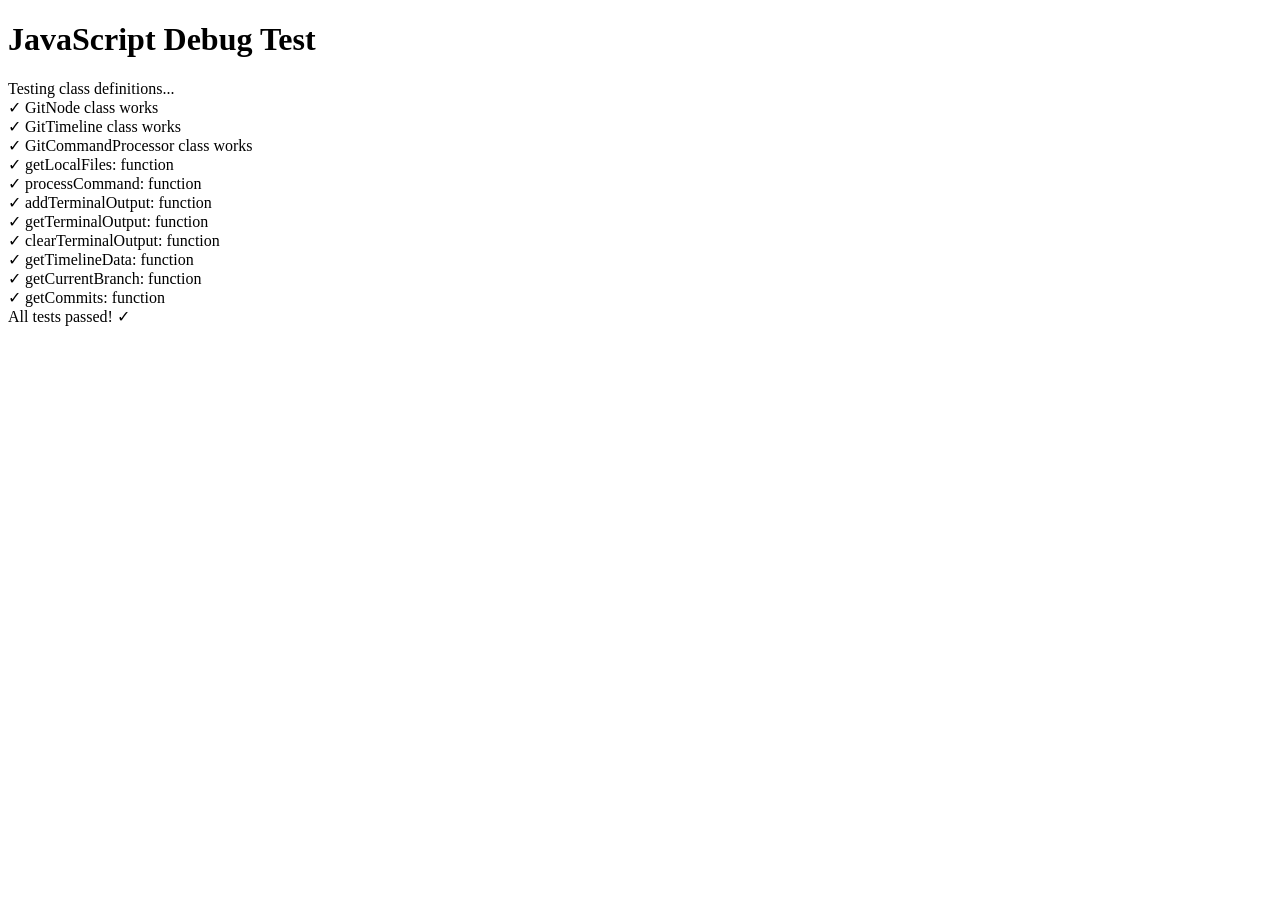
<file: debug.html>
<!DOCTYPE html>
<html>
<head>
    <title>Debug Test</title>
</head>
<body>
    <h1>JavaScript Debug Test</h1>
    <div id="test-output"></div>
    
    <script src="git-timeline-browser.js"></script>
    <script src="git-command-processor-browser.js"></script>
    <script>
        const output = document.getElementById('test-output');
        
        function log(message) {
            console.log(message);
            output.innerHTML += message + '<br>';
        }
        
        try {
            log('Testing class definitions...');
            
            // Test GitNode class
            const gitNode = new GitNode('test1', 'commit', { message: 'test' });
            log('✓ GitNode class works');
            
            // Test GitTimeline class
            const gitTimeline = new GitTimeline();
            log('✓ GitTimeline class works');
            
            // Test GitCommandProcessor class
            const gitProcessor = new GitCommandProcessor();
            log('✓ GitCommandProcessor class works');
            
            // Test key methods
            log('✓ getLocalFiles: ' + typeof gitProcessor.getLocalFiles);
            log('✓ processCommand: ' + typeof gitProcessor.processCommand);
            log('✓ addTerminalOutput: ' + typeof gitProcessor.addTerminalOutput);
            log('✓ getTerminalOutput: ' + typeof gitProcessor.getTerminalOutput);
            log('✓ clearTerminalOutput: ' + typeof gitProcessor.clearTerminalOutput);
            
            // Test timeline methods
            log('✓ getTimelineData: ' + typeof gitProcessor.timeline.getTimelineData);
            log('✓ getCurrentBranch: ' + typeof gitProcessor.timeline.getCurrentBranch);
            log('✓ getCommits: ' + typeof gitProcessor.timeline.getCommits);
            
            log('All tests passed! ✓');
            
        } catch (error) {
            log('✗ Error: ' + error.message);
            console.error(error);
        }
    </script>
</body>
</html>
</file>
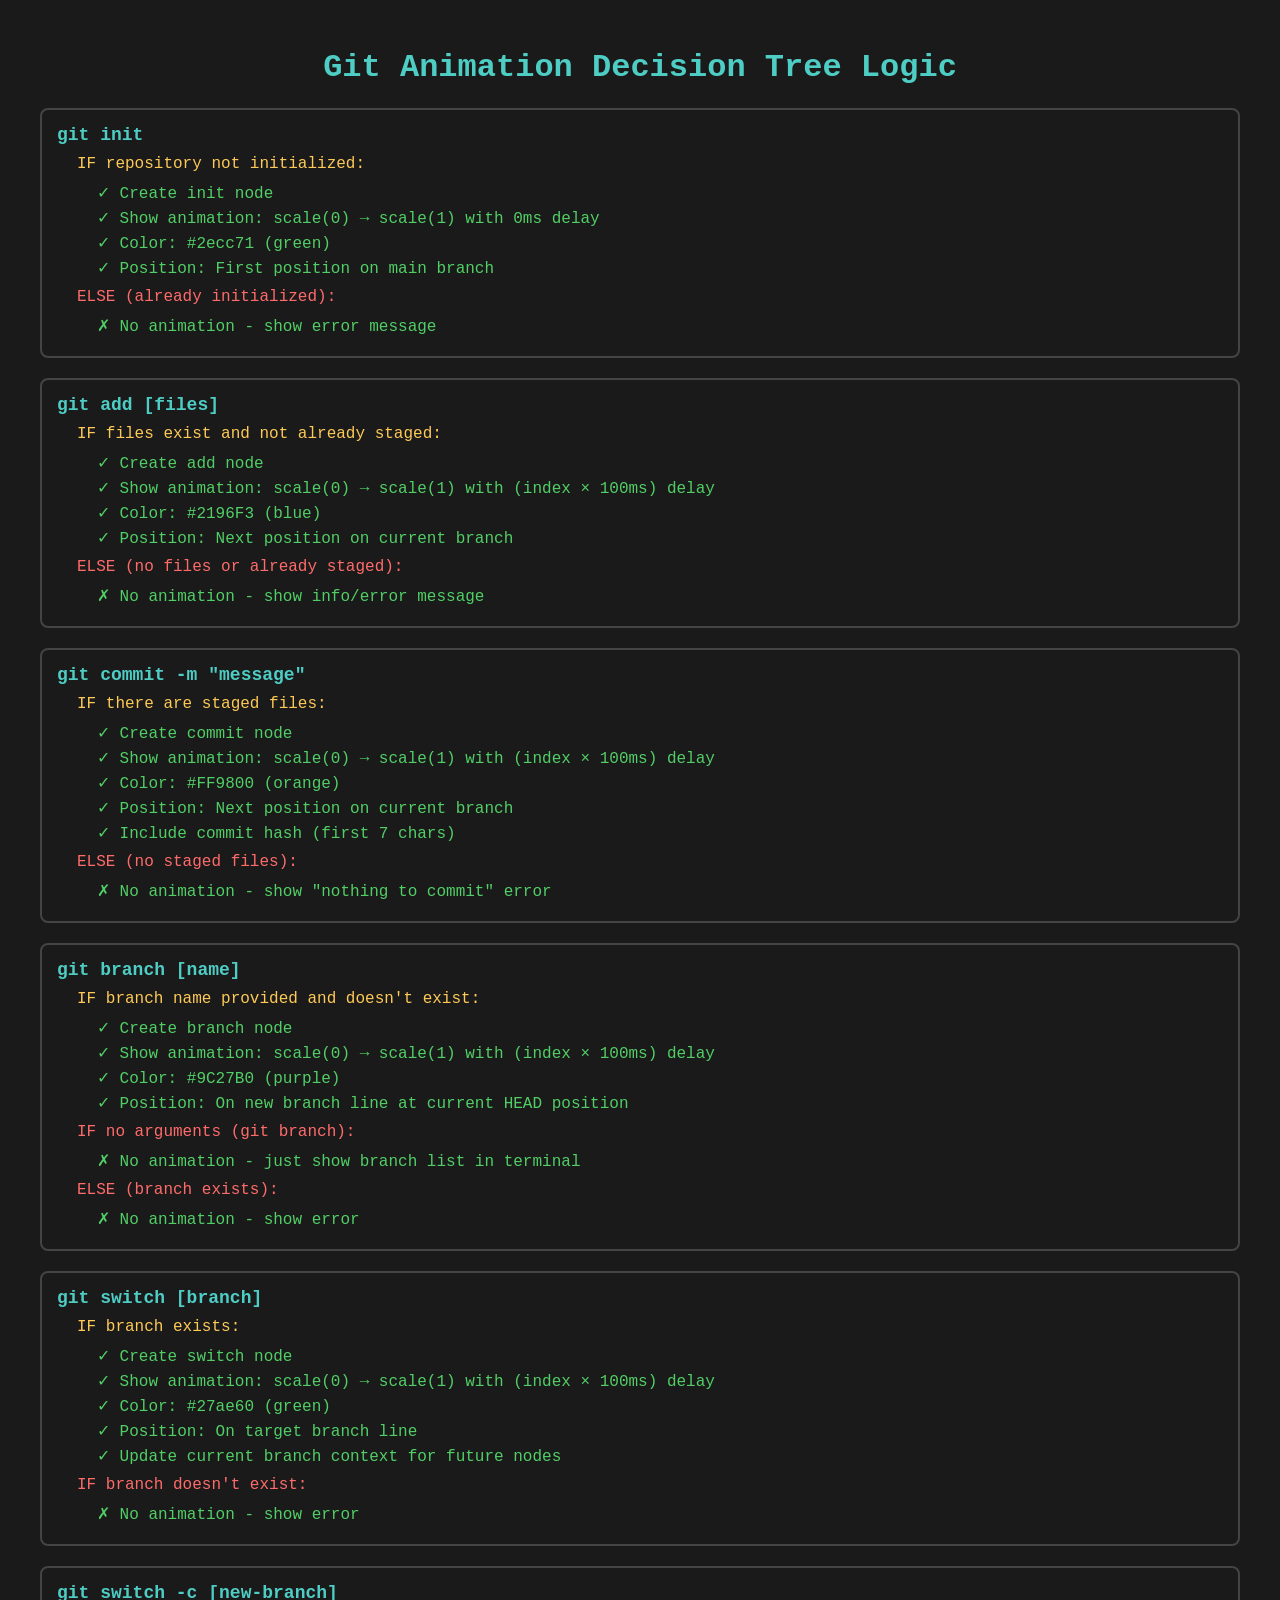
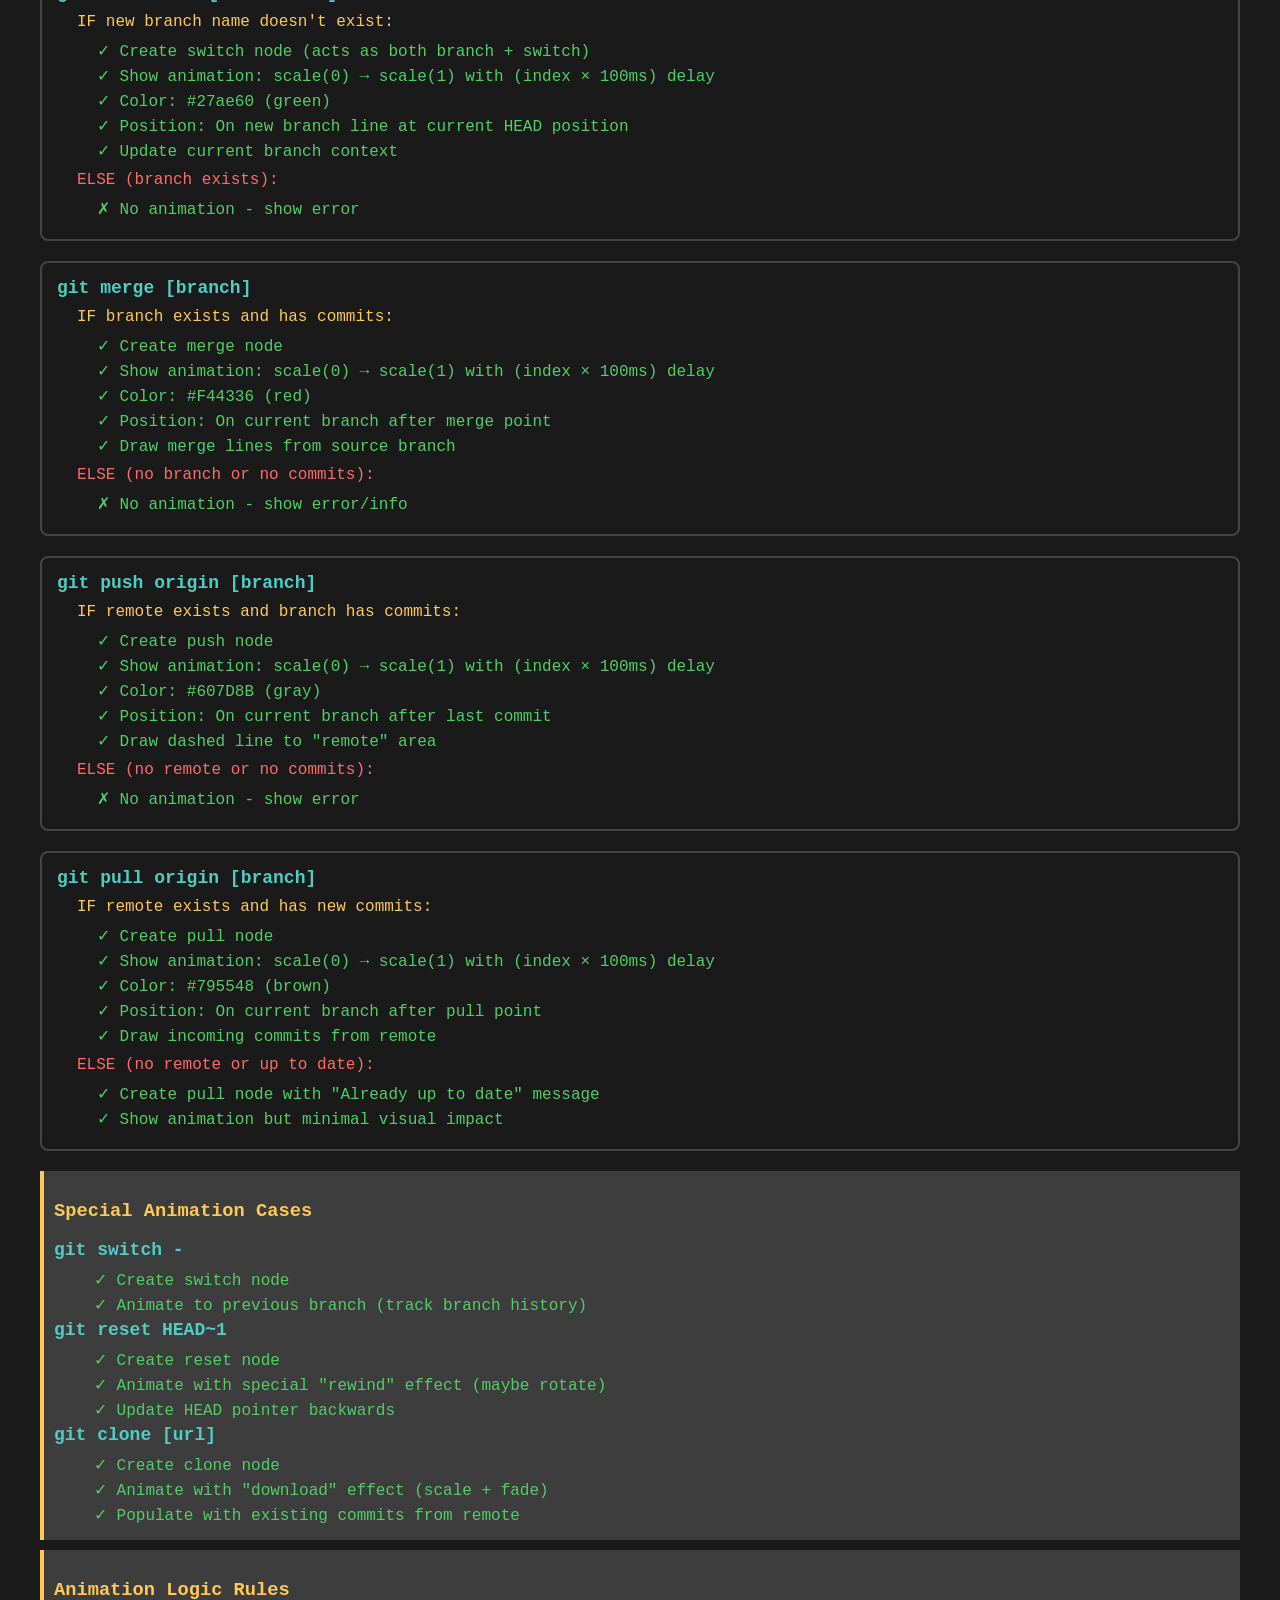
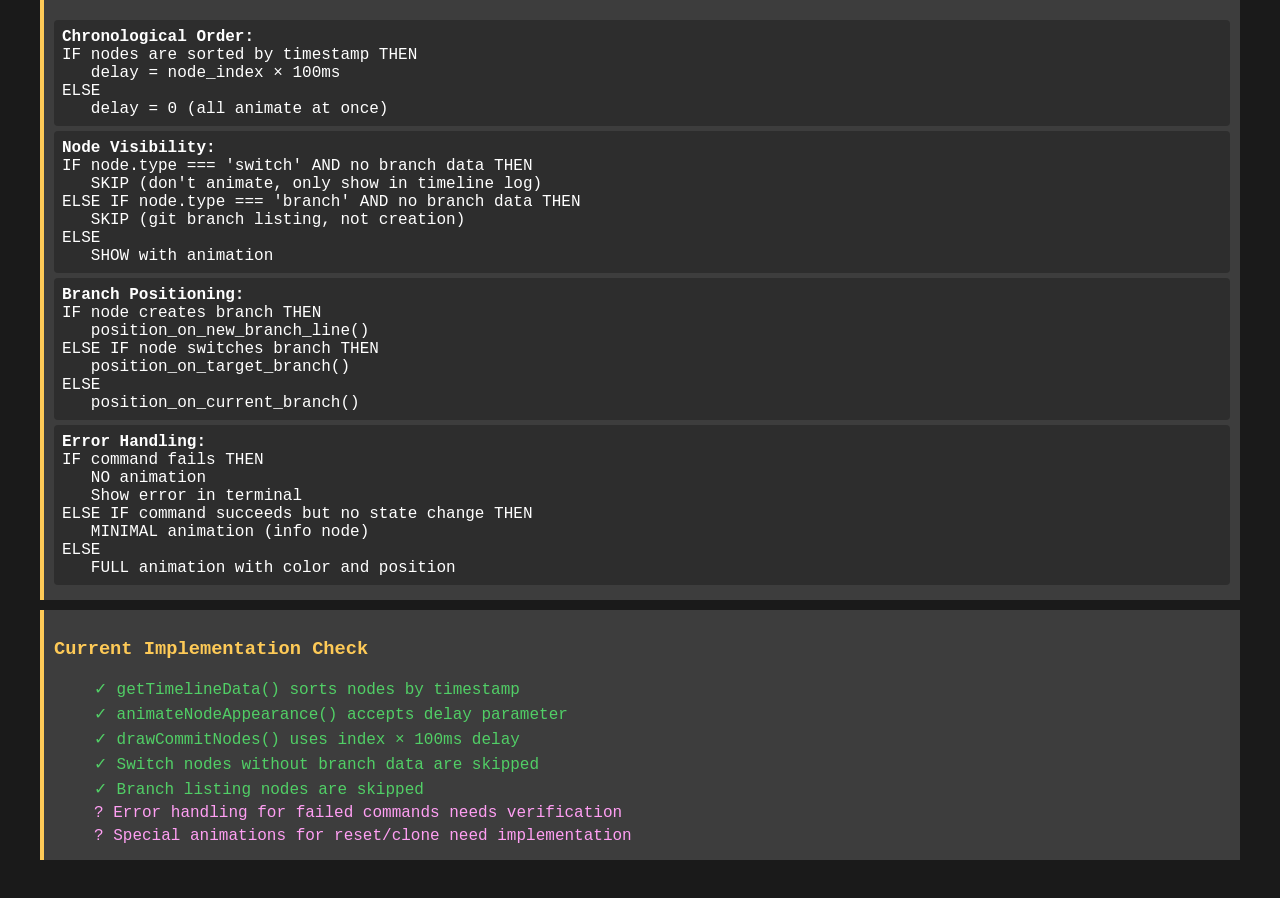
<file: decision_tree.html>
<!DOCTYPE html>
<html lang="en">
<head>
    <meta charset="UTF-8">
    <meta name="viewport" content="width=device-width, initial-scale=1.0">
    <title>Animation Decision Tree</title>
    <style>
        body { font-family: 'Courier New', monospace; background: #1a1a1a; color: #fff; padding: 20px; }
        .decision-tree { max-width: 1200px; margin: 0 auto; }
        .command-case { margin: 20px 0; padding: 15px; border: 2px solid #444; border-radius: 8px; }
        .command-title { color: #4ecdc4; font-size: 18px; font-weight: bold; margin-bottom: 10px; }
        .condition { margin: 10px 0; padding-left: 20px; }
        .if-condition { color: #feca57; }
        .else-condition { color: #ff6b6b; }
        .action { color: #51cf66; margin: 5px 0; padding-left: 40px; }
        .animation-type { background: #2d2d2d; padding: 8px; border-radius: 4px; margin: 5px 0; }
        .node-type { color: #ff9ff3; }
        .special-case { background: #3d3d3d; padding: 10px; border-left: 4px solid #feca57; margin: 10px 0; }
    </style>
</head>
<body>
    <div class="decision-tree">
        <h1 style="text-align: center; color: #4ecdc4;">Git Animation Decision Tree Logic</h1>
        
        <div class="command-case">
            <div class="command-title">git init</div>
            <div class="condition if-condition">IF repository not initialized:</div>
            <div class="action">✓ Create init node</div>
            <div class="action">✓ Show animation: scale(0) → scale(1) with 0ms delay</div>
            <div class="action">✓ Color: #2ecc71 (green)</div>
            <div class="action">✓ Position: First position on main branch</div>
            <div class="condition else-condition">ELSE (already initialized):</div>
            <div class="action">✗ No animation - show error message</div>
        </div>

        <div class="command-case">
            <div class="command-title">git add [files]</div>
            <div class="condition if-condition">IF files exist and not already staged:</div>
            <div class="action">✓ Create add node</div>
            <div class="action">✓ Show animation: scale(0) → scale(1) with (index × 100ms) delay</div>
            <div class="action">✓ Color: #2196F3 (blue)</div>
            <div class="action">✓ Position: Next position on current branch</div>
            <div class="condition else-condition">ELSE (no files or already staged):</div>
            <div class="action">✗ No animation - show info/error message</div>
        </div>

        <div class="command-case">
            <div class="command-title">git commit -m "message"</div>
            <div class="condition if-condition">IF there are staged files:</div>
            <div class="action">✓ Create commit node</div>
            <div class="action">✓ Show animation: scale(0) → scale(1) with (index × 100ms) delay</div>
            <div class="action">✓ Color: #FF9800 (orange)</div>
            <div class="action">✓ Position: Next position on current branch</div>
            <div class="action">✓ Include commit hash (first 7 chars)</div>
            <div class="condition else-condition">ELSE (no staged files):</div>
            <div class="action">✗ No animation - show "nothing to commit" error</div>
        </div>

        <div class="command-case">
            <div class="command-title">git branch [name]</div>
            <div class="condition if-condition">IF branch name provided and doesn't exist:</div>
            <div class="action">✓ Create branch node</div>
            <div class="action">✓ Show animation: scale(0) → scale(1) with (index × 100ms) delay</div>
            <div class="action">✓ Color: #9C27B0 (purple)</div>
            <div class="action">✓ Position: On new branch line at current HEAD position</div>
            <div class="condition else-condition">IF no arguments (git branch):</div>
            <div class="action">✗ No animation - just show branch list in terminal</div>
            <div class="condition else-condition">ELSE (branch exists):</div>
            <div class="action">✗ No animation - show error</div>
        </div>

        <div class="command-case">
            <div class="command-title">git switch [branch]</div>
            <div class="condition if-condition">IF branch exists:</div>
            <div class="action">✓ Create switch node</div>
            <div class="action">✓ Show animation: scale(0) → scale(1) with (index × 100ms) delay</div>
            <div class="action">✓ Color: #27ae60 (green)</div>
            <div class="action">✓ Position: On target branch line</div>
            <div class="action">✓ Update current branch context for future nodes</div>
            <div class="condition else-condition">IF branch doesn't exist:</div>
            <div class="action">✗ No animation - show error</div>
        </div>

        <div class="command-case">
            <div class="command-title">git switch -c [new-branch]</div>
            <div class="condition if-condition">IF new branch name doesn't exist:</div>
            <div class="action">✓ Create switch node (acts as both branch + switch)</div>
            <div class="action">✓ Show animation: scale(0) → scale(1) with (index × 100ms) delay</div>
            <div class="action">✓ Color: #27ae60 (green)</div>
            <div class="action">✓ Position: On new branch line at current HEAD position</div>
            <div class="action">✓ Update current branch context</div>
            <div class="condition else-condition">ELSE (branch exists):</div>
            <div class="action">✗ No animation - show error</div>
        </div>

        <div class="command-case">
            <div class="command-title">git merge [branch]</div>
            <div class="condition if-condition">IF branch exists and has commits:</div>
            <div class="action">✓ Create merge node</div>
            <div class="action">✓ Show animation: scale(0) → scale(1) with (index × 100ms) delay</div>
            <div class="action">✓ Color: #F44336 (red)</div>
            <div class="action">✓ Position: On current branch after merge point</div>
            <div class="action">✓ Draw merge lines from source branch</div>
            <div class="condition else-condition">ELSE (no branch or no commits):</div>
            <div class="action">✗ No animation - show error/info</div>
        </div>

        <div class="command-case">
            <div class="command-title">git push origin [branch]</div>
            <div class="condition if-condition">IF remote exists and branch has commits:</div>
            <div class="action">✓ Create push node</div>
            <div class="action">✓ Show animation: scale(0) → scale(1) with (index × 100ms) delay</div>
            <div class="action">✓ Color: #607D8B (gray)</div>
            <div class="action">✓ Position: On current branch after last commit</div>
            <div class="action">✓ Draw dashed line to "remote" area</div>
            <div class="condition else-condition">ELSE (no remote or no commits):</div>
            <div class="action">✗ No animation - show error</div>
        </div>

        <div class="command-case">
            <div class="command-title">git pull origin [branch]</div>
            <div class="condition if-condition">IF remote exists and has new commits:</div>
            <div class="action">✓ Create pull node</div>
            <div class="action">✓ Show animation: scale(0) → scale(1) with (index × 100ms) delay</div>
            <div class="action">✓ Color: #795548 (brown)</div>
            <div class="action">✓ Position: On current branch after pull point</div>
            <div class="action">✓ Draw incoming commits from remote</div>
            <div class="condition else-condition">ELSE (no remote or up to date):</div>
                <div class="action">✓ Create pull node with "Already up to date" message</div>
                <div class="action">✓ Show animation but minimal visual impact</div>
        </div>

        <div class="special-case">
            <h3 style="color: #feca57;">Special Animation Cases</h3>
            
            <div class="command-title">git switch -</div>
            <div class="action">✓ Create switch node</div>
            <div class="action">✓ Animate to previous branch (track branch history)</div>
            
            <div class="command-title">git reset HEAD~1</div>
            <div class="action">✓ Create reset node</div>
            <div class="action">✓ Animate with special "rewind" effect (maybe rotate)</div>
            <div class="action">✓ Update HEAD pointer backwards</div>
            
            <div class="command-title">git clone [url]</div>
            <div class="action">✓ Create clone node</div>
            <div class="action">✓ Animate with "download" effect (scale + fade)</div>
            <div class="action">✓ Populate with existing commits from remote</div>
        </div>

        <div class="special-case">
            <h3 style="color: #feca57;">Animation Logic Rules</h3>
            
            <div class="animation-type">
                <strong>Chronological Order:</strong><br>
                IF nodes are sorted by timestamp THEN<br>
                &nbsp;&nbsp;&nbsp;delay = node_index × 100ms<br>
                ELSE<br>
                &nbsp;&nbsp;&nbsp;delay = 0 (all animate at once)
            </div>
            
            <div class="animation-type">
                <strong>Node Visibility:</strong><br>
                IF node.type === 'switch' AND no branch data THEN<br>
                &nbsp;&nbsp;&nbsp;SKIP (don't animate, only show in timeline log)<br>
                ELSE IF node.type === 'branch' AND no branch data THEN<br>
                &nbsp;&nbsp;&nbsp;SKIP (git branch listing, not creation)<br>
                ELSE<br>
                &nbsp;&nbsp;&nbsp;SHOW with animation
            </div>
            
            <div class="animation-type">
                <strong>Branch Positioning:</strong><br>
                IF node creates branch THEN<br>
                &nbsp;&nbsp;&nbsp;position_on_new_branch_line()<br>
                ELSE IF node switches branch THEN<br>
                &nbsp;&nbsp;&nbsp;position_on_target_branch()<br>
                ELSE<br>
                &nbsp;&nbsp;&nbsp;position_on_current_branch()
            </div>
            
            <div class="animation-type">
                <strong>Error Handling:</strong><br>
                IF command fails THEN<br>
                &nbsp;&nbsp;&nbsp;NO animation<br>
                &nbsp;&nbsp;&nbsp;Show error in terminal<br>
                ELSE IF command succeeds but no state change THEN<br>
                &nbsp;&nbsp;&nbsp;MINIMAL animation (info node)<br>
                ELSE<br>
                &nbsp;&nbsp;&nbsp;FULL animation with color and position
            </div>
        </div>

        <div class="special-case">
            <h3 style="color: #feca57;">Current Implementation Check</h3>
            <div class="action" style="color: #51cf66;">✓ getTimelineData() sorts nodes by timestamp</div>
            <div class="action" style="color: #51cf66;">✓ animateNodeAppearance() accepts delay parameter</div>
            <div class="action" style="color: #51cf66;">✓ drawCommitNodes() uses index × 100ms delay</div>
            <div class="action" style="color: #51cf66;">✓ Switch nodes without branch data are skipped</div>
            <div class="action" style="color: #51cf66;">✓ Branch listing nodes are skipped</div>
            <div class="action" style="color: #ff9ff3;">? Error handling for failed commands needs verification</div>
            <div class="action" style="color: #ff9ff3;">? Special animations for reset/clone need implementation</div>
        </div>
    </div>
</body>
</html>
</file>
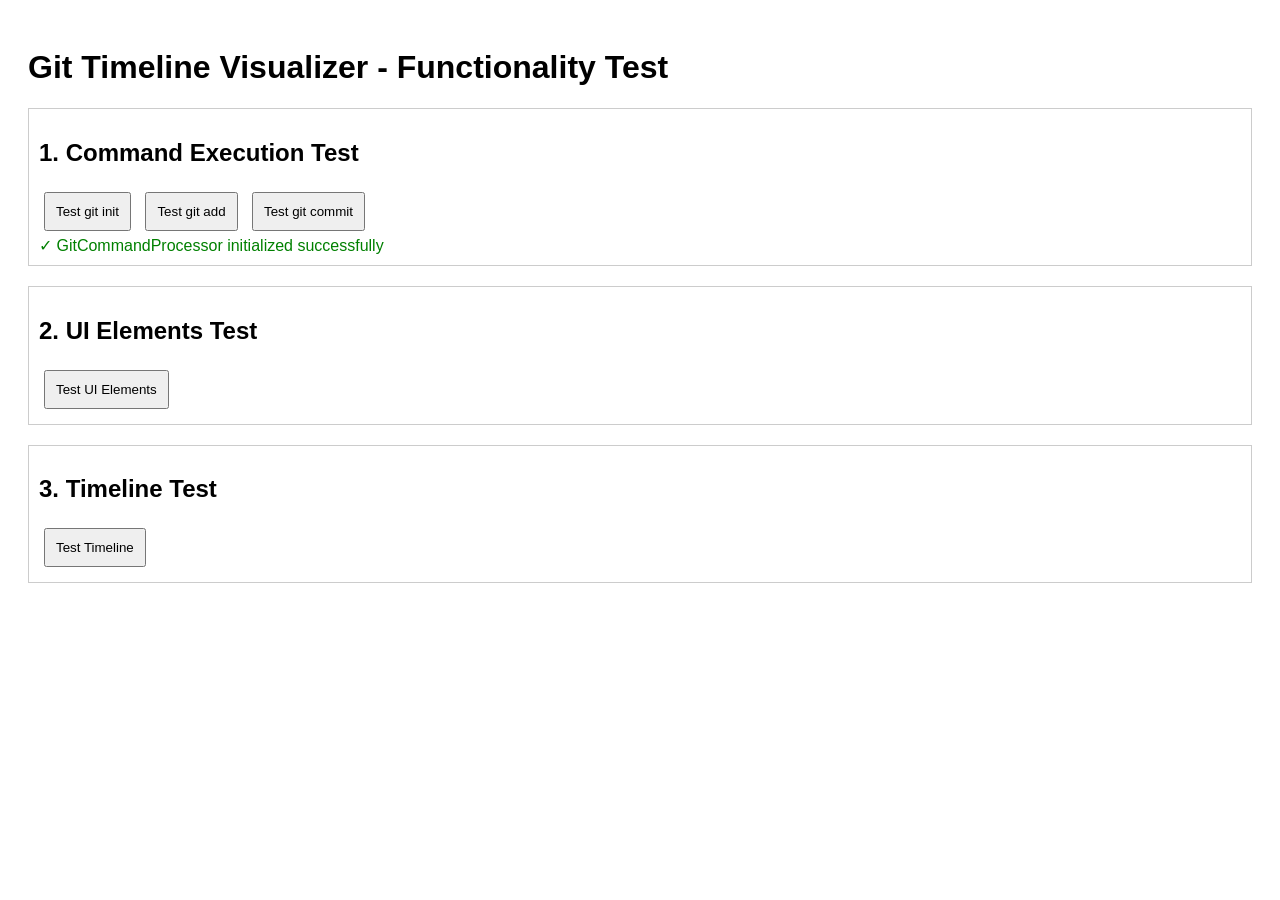
<file: test.html>
<!DOCTYPE html>
<html>
<head>
    <title>Functionality Test</title>
    <style>
        body { font-family: Arial, sans-serif; padding: 20px; }
        .test-section { margin: 20px 0; padding: 10px; border: 1px solid #ccc; }
        .success { color: green; }
        .error { color: red; }
        button { margin: 5px; padding: 10px; }
    </style>
</head>
<body>
    <h1>Git Timeline Visualizer - Functionality Test</h1>
    
    <div class="test-section">
        <h2>1. Command Execution Test</h2>
        <button onclick="testGitInit()">Test git init</button>
        <button onclick="testGitAdd()">Test git add</button>
        <button onclick="testGitCommit()">Test git commit</button>
        <div id="command-output"></div>
    </div>
    
    <div class="test-section">
        <h2>2. UI Elements Test</h2>
        <button onclick="testUIElements()">Test UI Elements</button>
        <div id="ui-output"></div>
    </div>
    
    <div class="test-section">
        <h2>3. Timeline Test</h2>
        <button onclick="testTimeline()">Test Timeline</button>
        <div id="timeline-output"></div>
    </div>

    <script src="git-timeline-browser.js"></script>
    <script src="git-command-processor-browser.js"></script>
    <script>
        let gitProcessor;
        
        function log(elementId, message, isError = false) {
            const element = document.getElementById(elementId);
            const className = isError ? 'error' : 'success';
            element.innerHTML += `<div class="${className}">${message}</div>`;
        }
        
        async function testGitInit() {
            try {
                log('command-output', 'Testing git init...');
                await gitProcessor.processCommand('git init');
                log('command-output', '✓ git init executed successfully');
            } catch (error) {
                log('command-output', '✗ git init failed: ' + error.message, true);
            }
        }
        
        async function testGitAdd() {
            try {
                log('command-output', 'Testing git add...');
                await gitProcessor.processCommand('git add index.html');
                log('command-output', '✓ git add executed successfully');
            } catch (error) {
                log('command-output', '✗ git add failed: ' + error.message, true);
            }
        }
        
        async function testGitCommit() {
            try {
                log('command-output', 'Testing git commit...');
                await gitProcessor.processCommand('git commit -m "Test commit"');
                log('command-output', '✓ git commit executed successfully');
            } catch (error) {
                log('command-output', '✗ git commit failed: ' + error.message, true);
            }
        }
        
        function testUIElements() {
            log('ui-output', 'Testing UI elements...');
            
            // Test terminal elements
            const terminalInput = document.getElementById('terminal-input');
            const terminalOutput = document.getElementById('terminal-output');
            const timelineLog = document.getElementById('timeline-log');
            
            if (terminalInput) log('ui-output', '✓ terminal-input found');
            else log('ui-output', '✗ terminal-input not found', true);
            
            if (terminalOutput) log('ui-output', '✓ terminal-output found');
            else log('ui-output', '✗ terminal-output not found', true);
            
            if (timelineLog) log('ui-output', '✓ timeline-log found');
            else log('ui-output', '✗ timeline-log not found', true);
        }
        
        function testTimeline() {
            log('timeline-output', 'Testing timeline functionality...');
            
            try {
                const timelineData = gitProcessor.timeline.getTimelineData();
                log('timeline-output', `✓ Timeline data retrieved: ${timelineData.nodes.length} nodes, ${timelineData.edges.length} edges`);
                
                const currentBranch = gitProcessor.timeline.getCurrentBranch();
                log('timeline-output', `✓ Current branch: ${currentBranch || 'none'}`);
                
                const commits = gitProcessor.timeline.getCommits();
                log('timeline-output', `✓ Commits: ${commits.length}`);
                
            } catch (error) {
                log('timeline-output', '✗ Timeline test failed: ' + error.message, true);
            }
        }
        
        // Initialize
        document.addEventListener('DOMContentLoaded', function() {
            try {
                gitProcessor = new GitCommandProcessor();
                window.gitProcessor = gitProcessor;
                log('command-output', '✓ GitCommandProcessor initialized successfully');
            } catch (error) {
                log('command-output', '✗ Initialization failed: ' + error.message, true);
            }
        });
    </script>
</body>
</html>
</file>
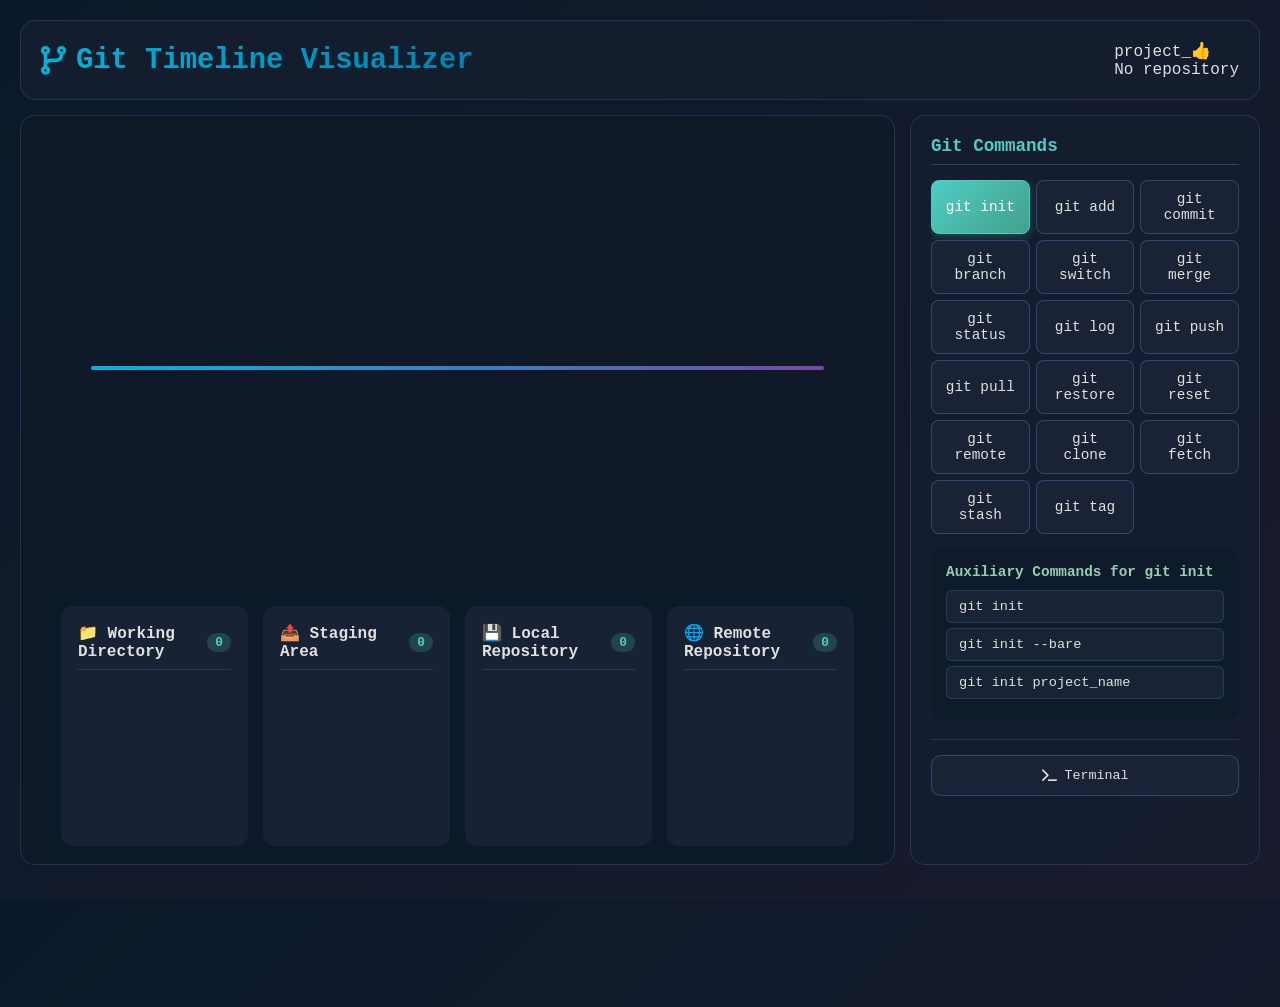
<file: visualize.html>
<!DOCTYPE html>
<html lang="en">
<head>
    <meta charset="UTF-8">
    <meta name="viewport" content="width=device-width, initial-scale=1.0">
    <title>Git Timeline Visualizer - project_👍</title>
    <link rel="stylesheet" href="https://cdnjs.cloudflare.com/ajax/libs/font-awesome/6.4.0/css/all.min.css">
    <style>
        * { margin: 0; padding: 0; box-sizing: border-box; font-family: 'Segoe UI', monospace; }
        body { background: linear-gradient(135deg, #0a1929 0%, #1a1a2e 100%); color: #e0e0e0; min-height: 100vh; }
        
        .container {
            display: grid;
            grid-template-columns: 1fr 350px;
            grid-template-rows: auto 1fr auto;
            height: 100vh;
            gap: 15px;
            padding: 20px;
        }
        
        .header {
            grid-column: 1 / -1;
            background: rgba(20, 30, 48, 0.8);
            border-radius: 15px;
            padding: 20px;
            border: 1px solid rgba(100, 150, 255, 0.2);
            backdrop-filter: blur(10px);
            display: flex;
            justify-content: space-between;
            align-items: center;
        }
        
        .header h1 {
            background: linear-gradient(90deg, #00b4db, #0083b0);
            -webkit-background-clip: text;
            -webkit-text-fill-color: transparent;
            font-size: 1.8rem;
            display: flex;
            align-items: center;
            gap: 10px;
        }
        
        .timeline-area {
            background: rgba(15, 25, 40, 0.8);
            border-radius: 15px;
            padding: 20px;
            border: 1px solid rgba(100, 150, 255, 0.2);
            position: relative;
            overflow: hidden;
        }
        
        .timeline-container {
            position: relative;
            height: 400px; /* Increased height */
            margin-top: 30px;
            overflow: hidden;
        }
        
        .timeline-line {
            position: absolute;
            top: 200px; /* Fixed center position */
            left: 50px;
            right: 50px;
            height: 4px;
            background: linear-gradient(90deg, #00b4db, #764ba2);
            border-radius: 2px;
            z-index: 1;
            transition: right 0.5s ease;
        }
        
        .commit-nodes {
            position: absolute;
            top: 0;
            left: 0;
            width: 100%;
            height: 100%;
            z-index: 10;
            pointer-events: none;
        }
        
        .commit-node {
            position: absolute;
            width: 24px;
            height: 24px;
            border-radius: 50%;
            background: linear-gradient(135deg, #4ecdc4, #44a08d);
            border: 3px solid #0a1929;
            box-shadow: 0 0 15px rgba(78, 205, 196, 0.5);
            cursor: pointer;
            transition: all 0.3s ease;
            transform: translate(-50%, -50%);
            z-index: 11;
            pointer-events: auto;
        }
        
        .commit-node.merge {
            background: linear-gradient(135deg, #ff9ff3, #f368e0);
            box-shadow: 0 0 15px rgba(255, 159, 243, 0.5);
        }
        
        .commit-node.branch-commit {
            background: linear-gradient(135deg, #ff6b6b, #ff8e53);
            box-shadow: 0 0 15px rgba(255, 107, 107, 0.5);
        }
        
        .commit-label {
            position: absolute;
            bottom: 30px;
            left: 50%;
            transform: translateX(-50%);
            background: rgba(20, 30, 48, 0.95);
            padding: 10px 15px;
            border-radius: 8px;
            font-size: 0.85rem;
            white-space: nowrap;
            border: 1px solid rgba(100, 150, 255, 0.3);
            box-shadow: 0 5px 20px rgba(0, 0, 0, 0.3);
            opacity: 0;
            transition: opacity 0.3s;
            pointer-events: none;
            z-index: 12;
            min-width: 200px;
            text-align: center;
        }
        
        .commit-node:hover .commit-label {
            opacity: 1;
        }
        
        .branch-visualizer {
            position: absolute;
            top: 0;
            left: 0;
            width: 100%;
            height: 100%;
            z-index: 5;
        }
        
        .branch-label {
            position: absolute;
            top: -30px;
            left: 50%;
            transform: translateX(-50%);
            background: rgba(255, 107, 107, 0.9);
            padding: 4px 12px;
            border-radius: 12px;
            font-size: 0.8rem;
            font-weight: bold;
            color: white;
            white-space: nowrap;
            z-index: 6;
            box-shadow: 0 2px 8px rgba(0,0,0,0.2);
        }
        
        .stages-container {
            display: grid;
            grid-template-columns: repeat(4, 1fr);
            gap: 15px;
            margin-top: 20px;
            padding: 20px;
            background: rgba(10, 25, 41, 0.6);
            border-radius: 15px;
            /* border: 1px solid rgba(100, 150, 255, 0.2); */
        }
        
        .stage {
            background: rgba(30, 40, 60, 0.6);
            border-radius: 12px;
            padding: 15px;
            min-height: 240px;
            border: 2px solid transparent;
            transition: all 0.3s ease;
        }
        
        .stage.active { border-color: #4ecdc4; box-shadow: 0 0 20px rgba(78, 205, 196, 0.3); }
        
        .control-panel {
            background: rgba(20, 30, 48, 0.8);
            border-radius: 15px;
            padding: 20px;
            border: 1px solid rgba(100, 150, 255, 0.2);
            display: flex;
            flex-direction: column;
            gap: 20px;
            max-height: 100vh;
            overflow-y: auto;
        }
        
        .command-section h3 {
            color: #4ecdc4;
            margin: 0 0 15px 0;
            font-size: 1.1rem;
            border-bottom: 1px solid rgba(100, 150, 255, 0.3);
            padding-bottom: 8px;
        }
        
        .main-commands {
            display: grid;
            grid-template-columns: repeat(3, 1fr);
            gap: 6px;
            margin-bottom: 15px;
            max-height: 400px;
            overflow-y: auto;
        }
        
        .main-cmd-btn {
            padding: 10px;
            border-radius: 8px;
            border: 1px solid rgba(100, 150, 255, 0.3);
            background: rgba(30, 40, 60, 0.6);
            color: #e0e0e0;
            font-weight: 500;
            cursor: pointer;
            transition: all 0.3s ease;
            font-size: 0.9rem;
        }
        
        .main-cmd-btn:hover {
            background: rgba(78, 205, 196, 0.2);
            border-color: #4ecdc4;
            transform: translateY(-1px);
        }
        
        .main-cmd-btn.active {
            background: linear-gradient(135deg, #4ecdc4, #44a08d);
            border-color: #4ecdc4;
            color: white;
            box-shadow: 0 2px 10px rgba(78, 205, 196, 0.3);
        }
        
        .auxiliary-commands {
            background: rgba(10, 25, 41, 0.6);
            border-radius: 10px;
            padding: 15px;
            min-height: 100px;
            max-height: 200px;
            overflow-y: auto;
        }
        
        .auxiliary-commands h4 {
            color: #96ceb4;
            margin: 0 0 10px 0;
            font-size: 0.9rem;
        }
        
        .aux-cmd-btn {
            display: block;
            width: 100%;
            padding: 8px 12px;
            margin-bottom: 5px;
            border-radius: 6px;
            border: 1px solid rgba(100, 150, 255, 0.2);
            background: rgba(40, 50, 70, 0.4);
            color: #e0e0e0;
            font-size: 0.85rem;
            cursor: pointer;
            transition: all 0.2s ease;
            text-align: left;
        }
        
        .aux-cmd-btn:hover {
            background: rgba(78, 205, 196, 0.15);
            border-color: rgba(78, 205, 196, 0.5);
        }
        
        .command-input-container {
            display: flex;
            gap: 10px;
            margin-top: 10px;
        }
        
        .command-input-container input {
            flex: 1;
            padding: 12px 15px;
            border-radius: 10px;
            border: 1px solid rgba(100, 150, 255, 0.3);
            background: rgba(0, 0, 0, 0.4);
            color: white;
            font-size: 0.9rem;
            font-family: 'Monaco', 'Consolas', monospace;
        }
        
        .execute-btn {
            padding: 12px 20px;
            border-radius: 10px;
            border: none;
            background: linear-gradient(135deg, #4ecdc4, #44a08d);
            color: white;
            font-weight: bold;
            cursor: pointer;
            transition: all 0.3s ease;
        }
        
        .execute-btn:hover {
            transform: translateY(-1px);
            box-shadow: 0 4px 15px rgba(78, 205, 196, 0.4);
        }
        
        .terminal-section {
            border-top: 1px solid rgba(100, 150, 255, 0.2);
            padding-top: 15px;
        }
        
        .terminal-toggle {
            width: 100%;
            padding: 12px;
            border-radius: 10px;
            border: 1px solid rgba(100, 150, 255, 0.3);
            background: rgba(30, 40, 60, 0.6);
            color: #e0e0e0;
            font-weight: 500;
            cursor: pointer;
            transition: all 0.3s ease;
            display: flex;
            align-items: center;
            justify-content: center;
            gap: 8px;
        }
        
        .terminal-toggle:hover {
            background: rgba(78, 205, 196, 0.2);
            border-color: #4ecdc4;
        }
        
        .terminal {
            grid-column: 1 / -1;
            background: rgba(10, 15, 25, 0.95);
            border-radius: 15px;
            padding: 0;
            border: 1px solid rgba(100, 150, 255, 0.2);
            height: 200px;
            display: flex;
            max-width:70vw;
            flex-direction: column;
            transition: all 0.3s ease;
            transform-origin: top;
        }
        
        .terminal.minimized {
            height: 0;
            opacity: 0;
            max-width:70vw;
            margin-bottom: -200px;
        }
        
        .terminal.expanded {
            height: 400px;
            width:70vw;
            position: fixed;
            bottom: 20px;
            left: 20px;
            z-index: 1000;
            box-shadow: 0 10px 40px rgba(0, 0, 0, 0.8);
        }
        
        .terminal-header {
            background: rgba(20, 30, 48, 0.8);
            padding: 10px 20px;
            border-bottom: 1px solid rgba(100, 150, 255, 0.2);
            display: flex;
            justify-content: space-between;
            align-items: center;
        }
        
        .terminal-title {
            color: #4ecdc4;
            font-weight: bold;
            font-size: 0.9rem;
        }
        
        .terminal-controls {
            display: flex;
            gap: 10px;
        }
        
        .terminal-controls button {
            background: rgba(255, 107, 107, 0.8);
            border: none;
            color: white;
            padding: 5px 10px;
            border-radius: 5px;
            cursor: pointer;
            font-size: 0.8rem;
        }
        
        .terminal-controls button:hover {
            background: rgba(255, 107, 107, 1);
        }
        
        .terminal-content {
            flex: 1;
            padding: 20px;
            overflow-y: auto;
            font-family: 'Monaco', 'Consolas', monospace;
            font-size: 0.9rem;
            line-height: 1.4;
        }
        
        .terminal-input-line {
            display: flex;
            align-items: center;
            padding: 10px 20px;
            border-top: 1px solid rgba(100, 150, 255, 0.2);
            background: rgba(20, 30, 48, 0.6);
        }
        
        .terminal-prompt {
            color: #4ecdc4;
            margin-right: 10px;
            font-family: 'Monaco', 'Consolas', monospace;
        }
        
        .terminal-input {
            flex: 1;
            background: transparent;
            border: none;
            color: white;
            font-family: 'Monaco', 'Consolas', monospace;
            font-size: 0.9rem;
            outline: none;
        }
        
        /* Add more styles from the previous HTML file as needed */
    </style>
</head>
<body>
    <div class="container">
        <div class="header">
            <h1><i class="fas fa-code-branch"></i> Git Timeline Visualizer</h1>
            <div class="project-info">
                <div class="project-badge">project_👍</div>
                <div class="git-status" id="git-status">
                    <span id="current-branch">No repository</span>
                    <span id="commit-count"></span>
                </div>
            </div>
        </div>

        <div class="timeline-area">
            <div class="timeline-container">
                <div class="timeline-line" id="main-timeline"></div>
                <svg class="branch-visualizer" id="branch-visualizer" width="100%" height="100%"></svg>
                <div class="commit-nodes" id="commit-nodes"></div>
            </div>
            
            <div class="stages-container">
                <div class="stage stage-1" id="stage-working">
                    <div class="stage-header">
                        <div class="stage-title">📁 Working Directory</div>
                        <span class="file-count">0</span>
                    </div>
                    <ul class="file-list" id="working-files"></ul>
                </div>
                
                <div class="stage stage-2" id="stage-staging">
                    <div class="stage-header">
                        <div class="stage-title">📤 Staging Area</div>
                        <span class="file-count">0</span>
                    </div>
                    <ul class="file-list" id="staged-files"></ul>
                </div>
                
                <div class="stage stage-3" id="stage-local">
                    <div class="stage-header">
                        <div class="stage-title">💾 Local Repository</div>
                        <span class="file-count">0</span>
                    </div>
                    <ul class="file-list" id="committed-files"></ul>
                </div>
                
                <div class="stage stage-4" id="stage-remote">
                    <div class="stage-header">
                        <div class="stage-title">🌐 Remote Repository</div>
                        <span class="file-count">0</span>
                    </div>
                    <ul class="file-list" id="remote-files"></ul>
                </div>
            </div>
        </div>

        <div class="control-panel">
            <div class="command-section">
                <h3>Git Commands</h3>
                <div class="main-commands">
                    <button class="main-cmd-btn active" data-cmd="init">git init</button>
                    <button class="main-cmd-btn" data-cmd="add">git add</button>
                    <button class="main-cmd-btn" data-cmd="commit">git commit</button>
                    <button class="main-cmd-btn" data-cmd="branch">git branch</button>
                    <button class="main-cmd-btn" data-cmd="switch">git switch</button>
                    <button class="main-cmd-btn" data-cmd="merge">git merge</button>
                    <button class="main-cmd-btn" data-cmd="status">git status</button>
                    <button class="main-cmd-btn" data-cmd="log">git log</button>
                    <button class="main-cmd-btn" data-cmd="push">git push</button>
                    <button class="main-cmd-btn" data-cmd="pull">git pull</button>
                    <button class="main-cmd-btn" data-cmd="restore">git restore</button>
                    <button class="main-cmd-btn" data-cmd="reset">git reset</button>
                    <button class="main-cmd-btn" data-cmd="remote">git remote</button>
                    <button class="main-cmd-btn" data-cmd="clone">git clone</button>
                    <button class="main-cmd-btn" data-cmd="fetch">git fetch</button>
                    <button class="main-cmd-btn" data-cmd="stash">git stash</button>
                    <button class="main-cmd-btn" data-cmd="tag">git tag</button>
                </div>
                
                <div class="auxiliary-commands" id="auxiliary-commands">
                    <!-- Auxiliary commands will be populated here -->
                </div>
                
                <!-- <div class="command-input-container">
                    <input type="text" id="git-command" placeholder="Enter Git command..." autocomplete="off">
                    <button class="execute-btn" onclick="window.timelineVisualizer.executeCommand()">Execute</button>
                </div> -->
            </div>
            
            <div class="terminal-section">
                <button class="terminal-toggle" onclick="window.timelineVisualizer.toggleTerminal()">
                    <i class="fas fa-terminal"></i> Terminal
                </button>
            </div>
        </div>

        <div class="terminal minimized" id="terminal">
            <div class="terminal-header">
                <div class="terminal-title">🖥️ Terminal - project_👍</div>
                <div class="terminal-controls">
                    <button onclick="window.timelineVisualizer.clearTerminal()">Clear</button>
                    <button onclick="window.timelineVisualizer.toggleTerminal()">Minimize</button>
                </div>
            </div>
            <div class="terminal-content" id="terminal-output"></div>
            <div class="terminal-input-line">
                <span class="terminal-prompt" id="terminal-prompt">developer@git-workstation:~/project_👍$</span>
                <input type="text" class="terminal-input" id="terminal-input" placeholder="Type command here..." autocomplete="off">
            </div>
        </div>
    </div>

    <!-- Import core and visualizer -->
    <script src="git-timeline-core.js"></script>
    <script src="timeline-visualizer.js"></script>
    
    <script>
        // Initialize the application
        document.addEventListener('DOMContentLoaded', function() {
            // Create Git core
            const gitCore = new GitTimelineCore('project_👍');
            
            // Create visualizer
            const timelineVisualizer = new TimelineVisualizer(gitCore);
            
            // Make available globally
            window.gitCore = gitCore;
            window.timelineVisualizer = timelineVisualizer;
            
            // Initialize event listeners after DOM is ready
            timelineVisualizer.initializeEventListeners();
            
            // Add initial welcome message
            timelineVisualizer.addTerminalLine('Git Timeline Visualizer initialized.', 'info');
            timelineVisualizer.addTerminalLine('Type "git init" to start or use quick commands.', 'info');
        });
    </script>
</body>
</html>
</file>
